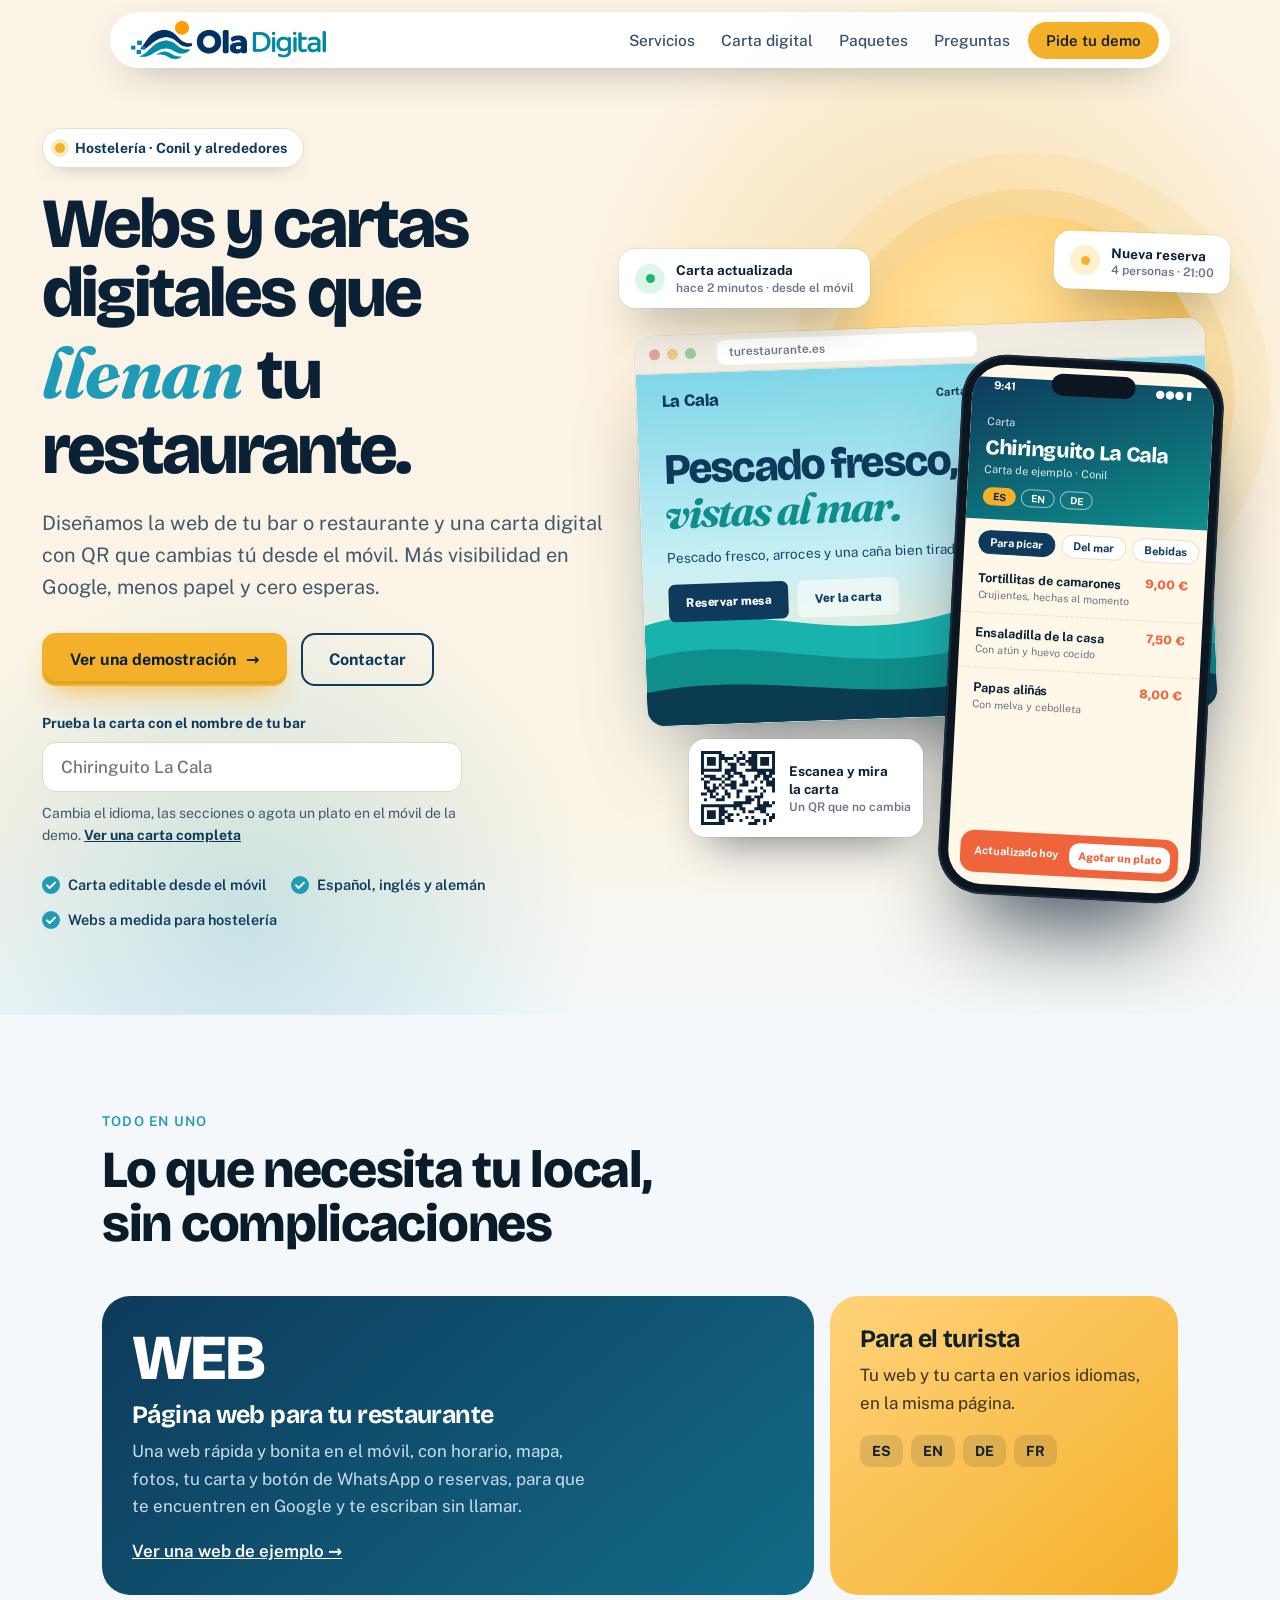
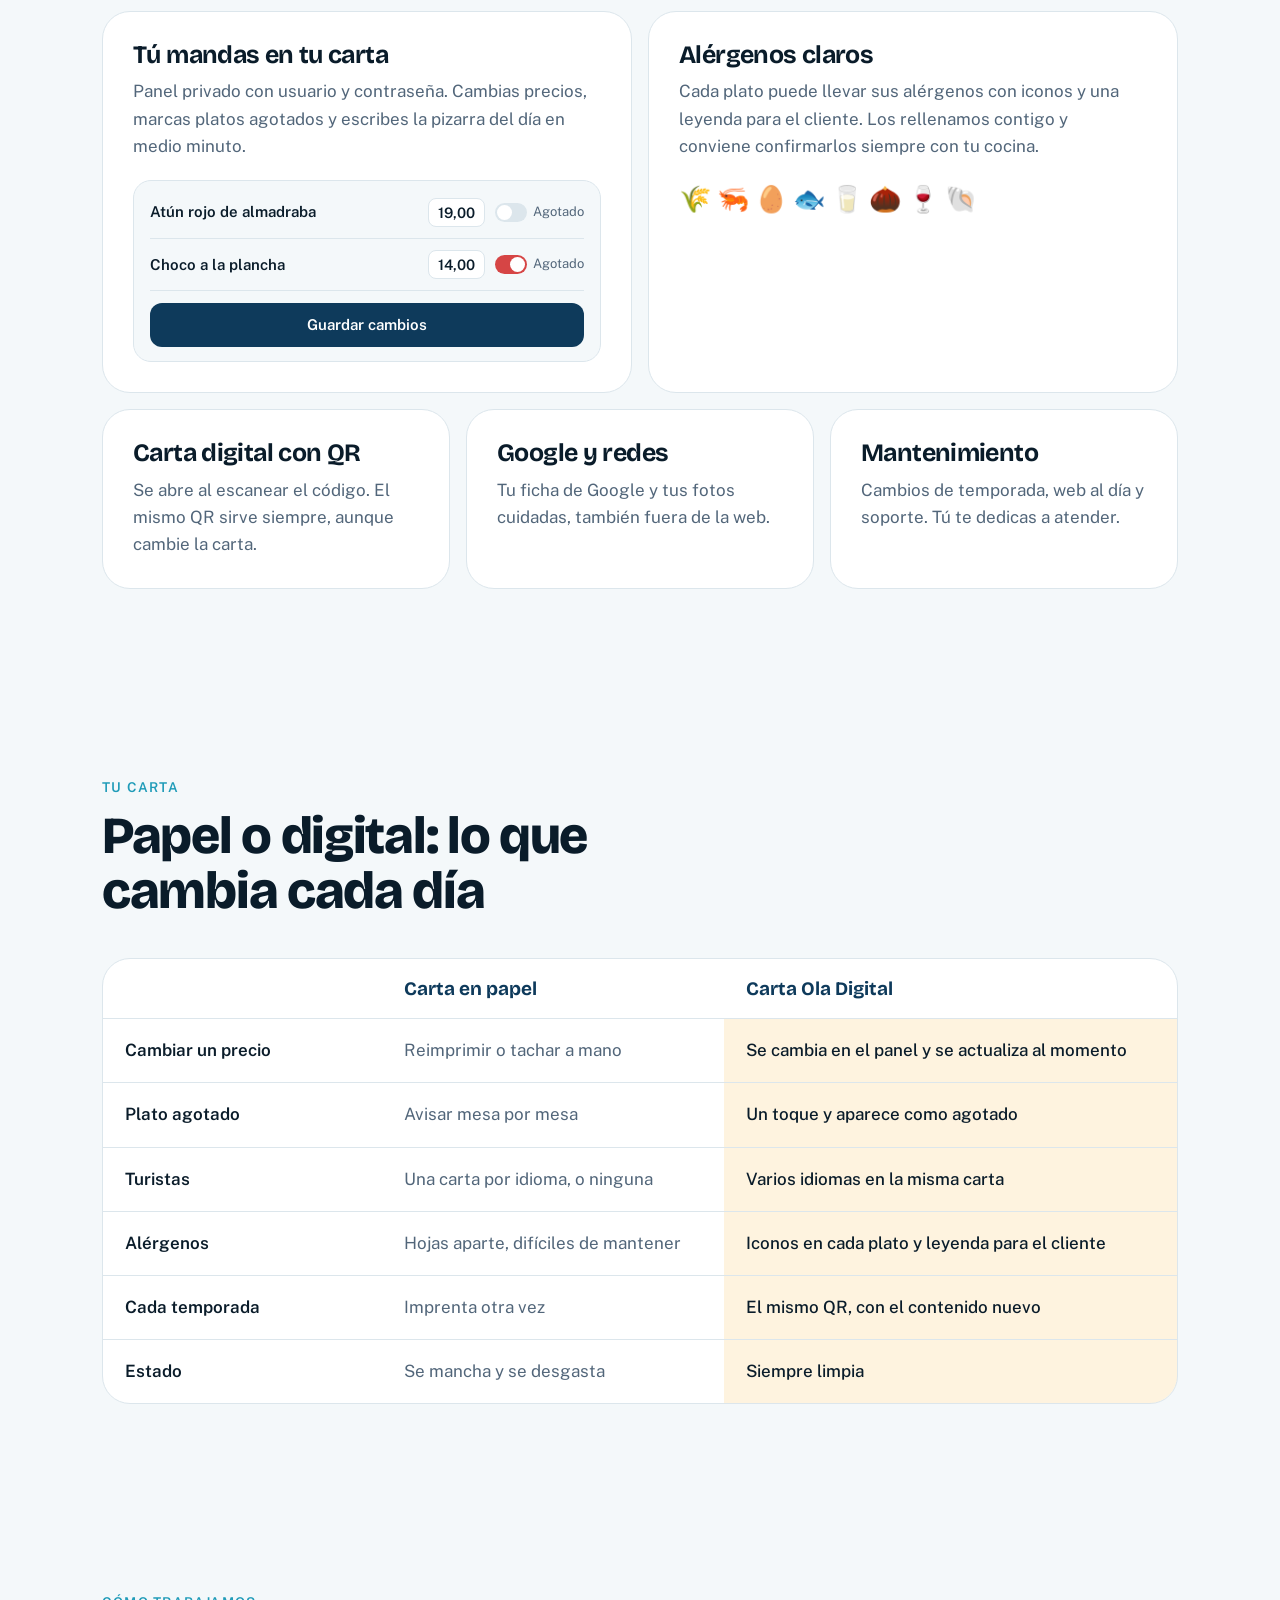
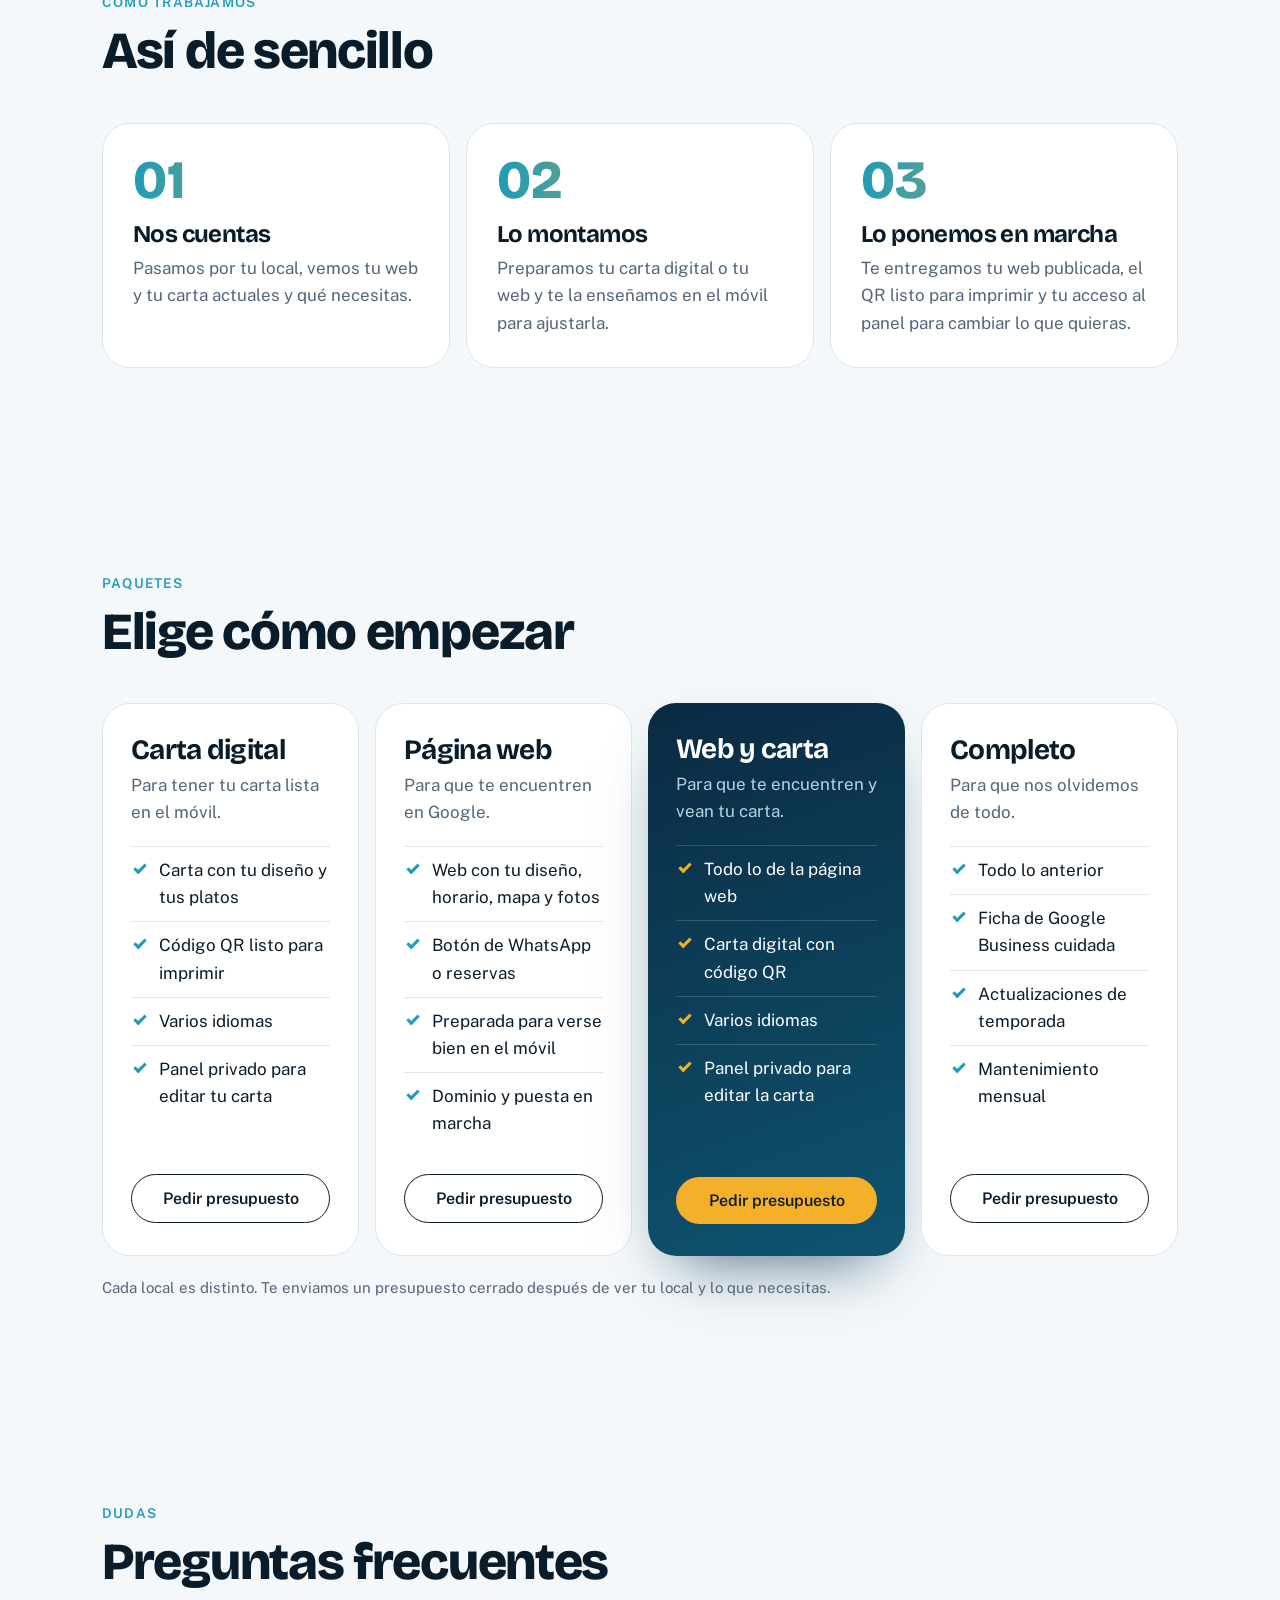
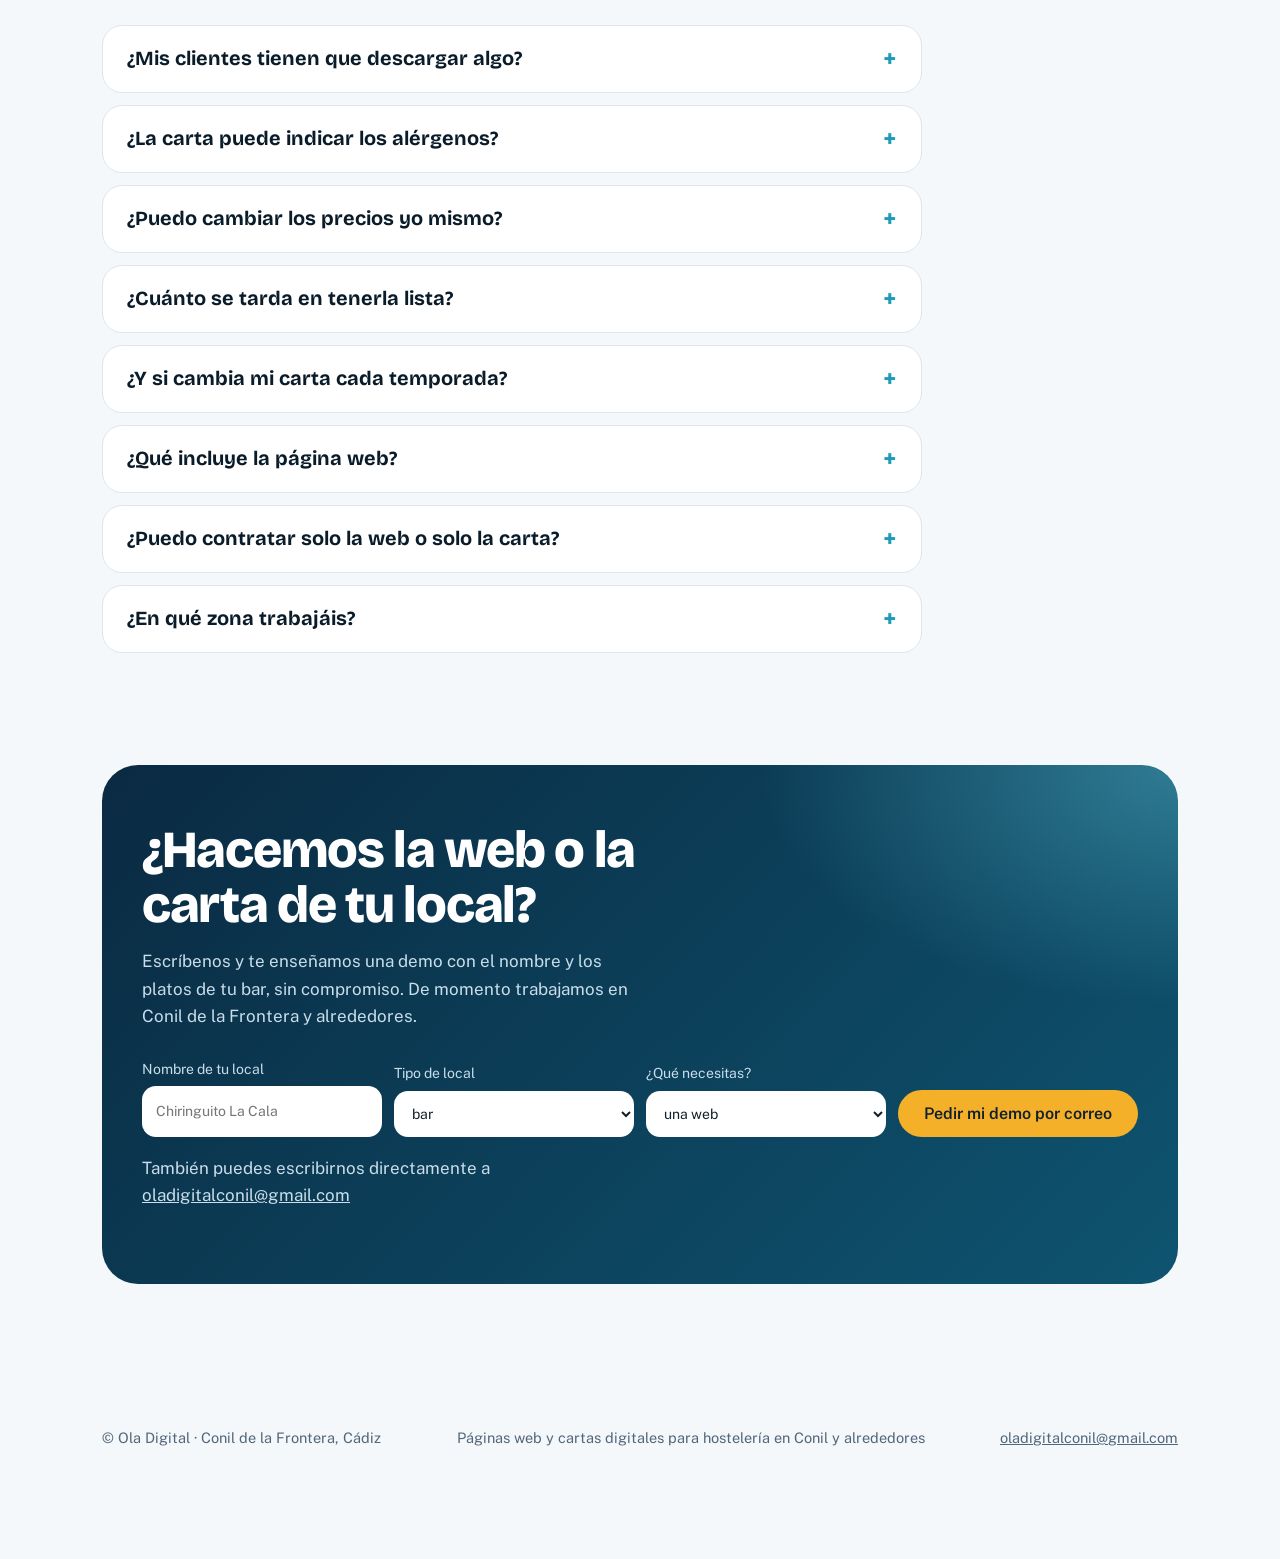
<file: index.html>
<!DOCTYPE html>
<html lang="es">
<head>
<meta charset="utf-8">
<meta name="viewport" content="width=device-width, initial-scale=1, viewport-fit=cover">
<title>Cartas digitales y webs para restaurantes en Conil | Ola Digital</title>
<meta name="description" content="Webs y cartas digitales con QR para bares y restaurantes de Conil y alrededores. Cambia precios y platos desde el móvil. Pide tu demo.">
<meta name="theme-color" content="#061826">
<link rel="canonical" href="https://oladigitalconil.github.io/">
<meta property="og:type" content="website"><meta property="og:locale" content="es_ES"><meta property="og:site_name" content="Ola Digital"><meta property="og:url" content="https://oladigitalconil.github.io/">
<meta property="og:title" content="Cartas digitales y webs para restaurantes en Conil | Ola Digital"><meta property="og:description" content="Webs y cartas digitales con QR para bares y restaurantes de Conil y alrededores. Cambia precios y platos desde el móvil.">
<meta property="og:image" content="https://oladigitalconil.github.io/og-image.png"><meta property="og:image:width" content="1200"><meta property="og:image:height" content="630">
<meta name="twitter:card" content="summary_large_image"><meta name="twitter:title" content="Cartas digitales y webs para restaurantes en Conil | Ola Digital"><meta name="twitter:image" content="https://oladigitalconil.github.io/og-image.png">
<script type="application/ld+json">{"@context":"https://schema.org","@type":"ProfessionalService","name":"Ola Digital","url":"https://oladigitalconil.github.io/","logo":"https://oladigitalconil.github.io/logo.png","image":"https://oladigitalconil.github.io/og-image.png","email":"oladigitalconil@gmail.com","description":"Páginas web y cartas digitales con QR para bares y restaurantes de Conil de la Frontera y alrededores","address":{"@type":"PostalAddress","addressLocality":"Conil de la Frontera","addressRegion":"Cádiz","addressCountry":"ES"},"areaServed":{"@type":"City","name":"Conil de la Frontera"},"serviceType":["Páginas web para restaurantes","Cartas digitales con código QR"]}</script>
<link rel="icon" type="image/png" href="favicon%20.png">
<link rel="preconnect" href="https://fonts.googleapis.com">
<link rel="preconnect" href="https://fonts.gstatic.com" crossorigin>
<link href="https://fonts.googleapis.com/css2?family=Bricolage+Grotesque:wght@500;700;800&family=Fraunces:ital,wght@1,700&family=Public+Sans:wght@400;500;600&display=swap" rel="stylesheet">
<link rel="stylesheet" href="style.css">
<script async src="https://pagead2.googlesyndication.com/pagead/js/adsbygoogle.js?client=ca-pub-3285746516656415"
     crossorigin="anonymous"></script>
</head>
<body>
<header class="nav"><div class="pill">
  <a href="#" aria-label="Ola Digital, inicio"><img src="logo.png" alt="Ola Digital" width="640" height="125"></a>
  <nav aria-label="Principal"><a href="#servicios">Servicios</a><a href="#comparativa">Carta digital</a><a href="#paquetes">Paquetes</a><a href="#preguntas">Preguntas</a></nav>
  <a class="btn sun sm" href="#contacto">Pide tu demo</a>
</div></header>

<main>
<div class="hx-hero"><div class="w hx-grid">
  <div class="hx-copy">
    <span class="hx-pill"><i></i>Hostelería · Conil y alrededores</span>
    <h1>Webs y cartas digitales que <em>llenan</em> tu restaurante.</h1>
    <p class="hx-sub">Diseñamos la web de tu bar o restaurante y una carta digital con QR que cambias tú desde el móvil. Más visibilidad en Google, menos papel y cero esperas.</p>
    <div class="hx-acts"><a class="hx-btn pri" href="https://oladigitalconil.github.io/ejemplo/">Ver una demostración <span aria-hidden="true">→</span></a><a class="hx-btn out" href="#contacto">Contactar</a></div>
    <div class="hx-try"><label for="nom">Prueba la carta con el nombre de tu bar</label><input id="nom" type="text" maxlength="30" placeholder="Chiringuito La Cala" autocomplete="off"></div>
    <p class="hx-hint">Cambia el idioma, las secciones o agota un plato en el móvil de la demo. <a href="https://oladigitalconil.github.io/ejemplo/carta.html" rel="noopener">Ver una carta completa</a></p>
    <ul class="hx-trust"><li>Carta editable desde el móvil</li><li>Español, inglés y alemán</li><li>Webs a medida para hostelería</li></ul>
  </div>
  <div class="hx-visual">
    <div class="hx-sunr" aria-hidden="true"></div>
    <div class="hx-laptop" aria-hidden="true"><div class="hx-chrome"><i></i><i></i><i></i><span>turestaurante.es</span></div><div class="hx-vp"><div class="hx-site" id="hxsite"><div class="hx-ssun"></div><svg class="hx-waves" viewBox="0 0 1000 220" preserveAspectRatio="none" aria-hidden="true"><path d="M0 70C160 30 320 110 520 70s330-60 480 0V220H0z" fill="#19B3AE"/><path d="M0 120C180 80 360 160 560 120s300-50 440 6V220H0z" fill="#0E8F8C"/><path d="M0 170C200 140 380 200 600 168s260-30 400 4V220H0z" fill="#0B3B4F"/></svg>
      <div class="hx-sn"><b>La Cala</b><span><i>Carta</i><i>Horario</i><i>Reservas</i></span><u>Reservar</u></div>
      <h2>Pescado fresco, <em>vistas al mar.</em></h2><p>Pescado fresco, arroces y una caña bien tirada.</p><div class="hx-bt"><i>Reservar mesa</i><i>Ver la carta</i></div></div></div></div>
    <div class="hx-phone" aria-label="Demo de carta digital"><div class="hx-screen">
      <div class="hx-st" aria-hidden="true"><span>9:41</span><span>●●● ▮</span></div>
      <div class="hx-head"><small>Carta</small><b id="barname">Chiringuito La Cala</b><small id="sub">Carta de ejemplo · Conil</small>
        <div class="lang" role="group" aria-label="Idioma"><button data-l="es" aria-pressed="true">ES</button><button data-l="en" aria-pressed="false">EN</button><button data-l="de" aria-pressed="false">DE</button></div></div>
      <div class="hx-tabs" role="tablist" id="tabs"></div><ul class="hx-items" id="items"></ul>
      <div class="hx-upd"><span id="updtxt">Actualizado hoy</span><button id="agot">Agotar un plato</button></div>
    </div></div>
    <div class="hx-chip c1" aria-hidden="true"><span class="hx-dot"></span><div>Carta actualizada<small>hace 2 minutos · desde el móvil</small></div></div>
    <div class="hx-chip c2" aria-hidden="true"><div class="hx-qr"><svg viewBox="0 0 25 25" aria-hidden="true"><path fill="#0B2236" d="M0 0h7v1h-7zM13 0h1v1h-1zM16 0h9v1h-9zM0 1h1v1h-1zM6 1h2v1h-2zM11 1h1v1h-1zM14 1h1v1h-1zM17 1h2v1h-2zM24 1h1v1h-1zM0 2h1v1h-1zM2 2h3v1h-3zM6 2h5v1h-5zM12 2h3v1h-3zM16 2h3v1h-3zM20 2h3v1h-3zM24 2h1v1h-1zM0 3h1v1h-1zM2 3h3v1h-3zM6 3h1v1h-1zM8 3h1v1h-1zM12 3h1v1h-1zM15 3h4v1h-4zM20 3h3v1h-3zM24 3h1v1h-1zM0 4h1v1h-1zM2 4h3v1h-3zM6 4h1v1h-1zM9 4h3v1h-3zM13 4h2v1h-2zM16 4h3v1h-3zM20 4h3v1h-3zM24 4h1v1h-1zM0 5h1v1h-1zM6 5h1v1h-1zM10 5h2v1h-2zM17 5h2v1h-2zM24 5h1v1h-1zM0 6h7v1h-7zM8 6h4v1h-4zM15 6h10v1h-10zM0 7h1v1h-1zM8 7h2v1h-2zM11 7h3v1h-3zM19 7h3v1h-3zM23 7h2v1h-2zM1 8h4v1h-4zM7 8h1v1h-1zM9 8h2v1h-2zM13 8h2v1h-2zM18 8h2v1h-2zM21 8h3v1h-3zM0 9h1v1h-1zM3 9h4v1h-4zM8 9h2v1h-2zM14 9h1v1h-1zM18 9h1v1h-1zM21 9h2v1h-2zM24 9h1v1h-1zM1 10h2v1h-2zM7 10h1v1h-1zM10 10h2v1h-2zM14 10h2v1h-2zM17 10h1v1h-1zM20 10h1v1h-1zM22 10h3v1h-3zM1 11h1v1h-1zM4 11h1v1h-1zM6 11h1v1h-1zM8 11h4v1h-4zM13 11h3v1h-3zM22 11h3v1h-3zM1 12h2v1h-2zM4 12h2v1h-2zM7 12h1v1h-1zM10 12h2v1h-2zM18 12h1v1h-1zM20 12h1v1h-1zM24 12h1v1h-1zM2 13h3v1h-3zM8 13h1v1h-1zM12 13h2v1h-2zM16 13h3v1h-3zM21 13h1v1h-1zM24 13h1v1h-1zM0 14h2v1h-2zM3 14h1v1h-1zM5 14h1v1h-1zM8 14h2v1h-2zM12 14h1v1h-1zM20 14h1v1h-1zM3 15h2v1h-2zM7 15h1v1h-1zM9 15h1v1h-1zM12 15h1v1h-1zM15 15h2v1h-2zM18 15h3v1h-3zM1 16h1v1h-1zM5 16h3v1h-3zM15 16h3v1h-3zM19 16h1v1h-1zM11 17h6v1h-6zM19 17h1v1h-1zM21 17h2v1h-2zM24 17h1v1h-1zM0 18h14v1h-14zM19 18h5v1h-5zM0 19h1v1h-1zM6 19h2v1h-2zM11 19h1v1h-1zM13 19h2v1h-2zM18 19h4v1h-4zM0 20h1v1h-1zM2 20h3v1h-3zM6 20h3v1h-3zM14 20h1v1h-1zM16 20h2v1h-2zM20 20h2v1h-2zM0 21h1v1h-1zM2 21h3v1h-3zM6 21h2v1h-2zM9 21h2v1h-2zM12 21h1v1h-1zM22 21h1v1h-1zM24 21h1v1h-1zM0 22h1v1h-1zM2 22h3v1h-3zM6 22h1v1h-1zM8 22h2v1h-2zM15 22h1v1h-1zM17 22h1v1h-1zM23 22h2v1h-2zM0 23h1v1h-1zM6 23h2v1h-2zM9 23h2v1h-2zM13 23h1v1h-1zM18 23h2v1h-2zM21 23h1v1h-1zM23 23h1v1h-1zM0 24h8v1h-8zM16 24h3v1h-3zM21 24h1v1h-1z"/></svg></div><div>Escanea y mira<br>la carta<small>Un QR que no cambia</small></div></div>
    <div class="hx-chip c3" aria-hidden="true"><span class="hx-dot sunb"></span><div>Nueva reserva<small>4 personas · 21:00</small></div></div>
  </div>
</div></div>

<section id="servicios"><div class="w">
  <span class="kick">Todo en uno</span><h2>Lo que necesita tu local, sin complicaciones</h2>
  <div class="bento">
    <div class="tile dark s4"><span class="big">WEB</span><h3>Página web para tu restaurante</h3><p>Una web rápida y bonita en el móvil, con horario, mapa, fotos, tu carta y botón de WhatsApp o reservas, para que te encuentren en Google y te escriban sin llamar.</p><p style="margin-top:18px"><a href="https://oladigitalconil.github.io/ejemplo/" style="color:#fff;font-weight:600">Ver una web de ejemplo →</a></p></div>
    <div class="tile sunny s2"><h3>Para el turista</h3><p>Tu web y tu carta en varios idiomas, en la misma página.</p><div class="lg"><span>ES</span><span>EN</span><span>DE</span><span>FR</span></div></div>
    <div class="tile s3"><h3>Tú mandas en tu carta</h3><p>Panel privado con usuario y contraseña. Cambias precios, marcas platos agotados y escribes la pizarra del día en medio minuto.</p>
      <div class="mock" aria-hidden="true"><div class="mrow"><span class="mn">Atún rojo de almadraba</span><span class="mp">19,00</span><span class="msw"><i></i>Agotado</span></div><div class="mrow"><span class="mn">Choco a la plancha</span><span class="mp">14,00</span><span class="msw on"><i></i>Agotado</span></div><div class="mbtn">Guardar cambios</div></div></div>
    <div class="tile s3"><h3>Alérgenos claros</h3><p>Cada plato puede llevar sus alérgenos con iconos y una leyenda para el cliente. Los rellenamos contigo y conviene confirmarlos siempre con tu cocina.</p><div class="ic" aria-hidden="true">🌾 🦐 🥚 🐟 🥛 🌰 🍷 🐚</div></div>
    <div class="tile s2"><h3>Carta digital con QR</h3><p>Se abre al escanear el código. El mismo QR sirve siempre, aunque cambie la carta.</p></div>
    <div class="tile s2"><h3>Google y redes</h3><p>Tu ficha de Google y tus fotos cuidadas, también fuera de la web.</p></div>
    <div class="tile s2"><h3>Mantenimiento</h3><p>Cambios de temporada, web al día y soporte. Tú te dedicas a atender.</p></div>
  </div>
</div></section>

<section id="comparativa"><div class="w">
  <span class="kick">Tu carta</span><h2>Papel o digital: lo que cambia cada día</h2>
  <div class="tw"><table class="cmp">
    <thead><tr><th></th><th>Carta en papel</th><th>Carta Ola Digital</th></tr></thead>
    <tbody>
      <tr><td>Cambiar un precio</td><td>Reimprimir o tachar a mano</td><td>Se cambia en el panel y se actualiza al momento</td></tr>
      <tr><td>Plato agotado</td><td>Avisar mesa por mesa</td><td>Un toque y aparece como agotado</td></tr>
      <tr><td>Turistas</td><td>Una carta por idioma, o ninguna</td><td>Varios idiomas en la misma carta</td></tr>
      <tr><td>Alérgenos</td><td>Hojas aparte, difíciles de mantener</td><td>Iconos en cada plato y leyenda para el cliente</td></tr>
      <tr><td>Cada temporada</td><td>Imprenta otra vez</td><td>El mismo QR, con el contenido nuevo</td></tr>
      <tr><td>Estado</td><td>Se mancha y se desgasta</td><td>Siempre limpia</td></tr>
    </tbody></table></div>
</div></section>

<section><div class="w">
  <span class="kick">Cómo trabajamos</span><h2>Así de sencillo</h2>
  <ol class="steps">
    <li><h3>Nos cuentas</h3><p>Pasamos por tu local, vemos tu web y tu carta actuales y qué necesitas.</p></li>
    <li><h3>Lo montamos</h3><p>Preparamos tu carta digital o tu web y te la enseñamos en el móvil para ajustarla.</p></li>
    <li><h3>Lo ponemos en marcha</h3><p>Te entregamos tu web publicada, el QR listo para imprimir y tu acceso al panel para cambiar lo que quieras.</p></li>
  </ol>
</div></section>

<section id="paquetes"><div class="w">
  <span class="kick">Paquetes</span><h2>Elige cómo empezar</h2>
  <div class="pk">
    <article><h3>Carta digital</h3><p class="for">Para tener tu carta lista en el móvil.</p><ul><li>Carta con tu diseño y tus platos</li><li>Código QR listo para imprimir</li><li>Varios idiomas</li><li>Panel privado para editar tu carta</li></ul><a class="btn ghost" href="#contacto">Pedir presupuesto</a></article>
    <article><h3>Página web</h3><p class="for">Para que te encuentren en Google.</p><ul><li>Web con tu diseño, horario, mapa y fotos</li><li>Botón de WhatsApp o reservas</li><li>Preparada para verse bien en el móvil</li><li>Dominio y puesta en marcha</li></ul><a class="btn ghost" href="#contacto">Pedir presupuesto</a></article>
    <article class="top"><h3>Web y carta</h3><p class="for">Para que te encuentren y vean tu carta.</p><ul><li>Todo lo de la página web</li><li>Carta digital con código QR</li><li>Varios idiomas</li><li>Panel privado para editar la carta</li></ul><a class="btn sun" href="#contacto">Pedir presupuesto</a></article>
    <article><h3>Completo</h3><p class="for">Para que nos olvidemos de todo.</p><ul><li>Todo lo anterior</li><li>Ficha de Google Business cuidada</li><li>Actualizaciones de temporada</li><li>Mantenimiento mensual</li></ul><a class="btn ghost" href="#contacto">Pedir presupuesto</a></article>
  </div>
  <p class="note">Cada local es distinto. Te enviamos un presupuesto cerrado después de ver tu local y lo que necesitas.</p>
</div></section>

<section id="preguntas"><div class="w">
  <span class="kick">Dudas</span><h2>Preguntas frecuentes</h2>
  <div class="faq">
    <details><summary>¿Mis clientes tienen que descargar algo?</summary><p>No. Tu web y tu carta se abren en el navegador. Para la carta, basta con escanear el QR con la cámara del móvil, sin aplicaciones.</p></details>
    <details><summary>¿La carta puede indicar los alérgenos?</summary><p>Sí. Cada plato puede llevar sus alérgenos con iconos y una leyenda para el cliente. Los rellenamos contigo y conviene confirmarlos siempre con tu cocina.</p></details>
    <details><summary>¿Puedo cambiar los precios yo mismo?</summary><p>Sí. Tienes un panel privado con tu usuario y contraseña, desde el móvil o el ordenador. Si prefieres no ocuparte, lo hacemos nosotros con el plan de mantenimiento.</p></details>
    <details><summary>¿Cuánto se tarda en tenerla lista?</summary><p>Normalmente en pocos días, según el tamaño de tu carta y si necesitas también la web.</p></details>
    <details><summary>¿Y si cambia mi carta cada temporada?</summary><p>El QR no cambia. Solo actualizamos el contenido, así que no tienes que volver a imprimir nada.</p></details>
    <details><summary>¿Qué incluye la página web?</summary><p>Horario, mapa, fotos, tu carta y un botón de WhatsApp o reservas, con dominio y puesta en marcha. Se ve bien en el móvil, que es desde donde te buscan tus clientes.</p></details>
    <details><summary>¿Puedo contratar solo la web o solo la carta?</summary><p>Sí. Puedes empezar por la web, por la carta digital o por las dos juntas, y añadir lo otro más adelante.</p></details>
    <details><summary>¿En qué zona trabajáis?</summary><p>De momento trabajamos en Conil de la Frontera y alrededores. Si tu local está algo más lejos, escríbenos y lo comentamos.</p></details>
  </div>
</div></section>

<section id="contacto" style="padding-top:20px"><div class="w"><div class="cta">
  <h2>¿Hacemos la web o la carta de tu local?</h2>
  <p style="margin-top:16px">Escríbenos y te enseñamos una demo con el nombre y los platos de tu bar, sin compromiso. De momento trabajamos en Conil de la Frontera y alrededores.</p>
  <form class="pide" id="pide">
    <label>Nombre de tu local<input id="pn" required maxlength="40" placeholder="Chiringuito La Cala" autocomplete="organization"></label>
    <label>Tipo de local<select id="pt"><option>bar</option><option>restaurante</option><option>chiringuito</option><option>otro tipo de local</option></select></label>
    <label>¿Qué necesitas?<select id="pq"><option>una web</option><option>una carta digital</option><option>una web y una carta digital</option></select></label>
    <button class="btn sun" type="submit">Pedir mi demo por correo</button>
  </form>
  <p style="margin-top:18px">También puedes escribirnos directamente a <a href="mailto:oladigitalconil@gmail.com" style="color:inherit;text-decoration:underline">oladigitalconil@gmail.com</a></p>
</div></div></section>
</main>
<footer><div class="w"><span>© Ola Digital · Conil de la Frontera, Cádiz</span><span>Páginas web y cartas digitales para hostelería en Conil y alrededores</span><span><a href="mailto:oladigitalconil@gmail.com" style="color:inherit">oladigitalconil@gmail.com</a></span></div></footer>
<script src="app.js" defer></script>
</body>
</html>
</file>
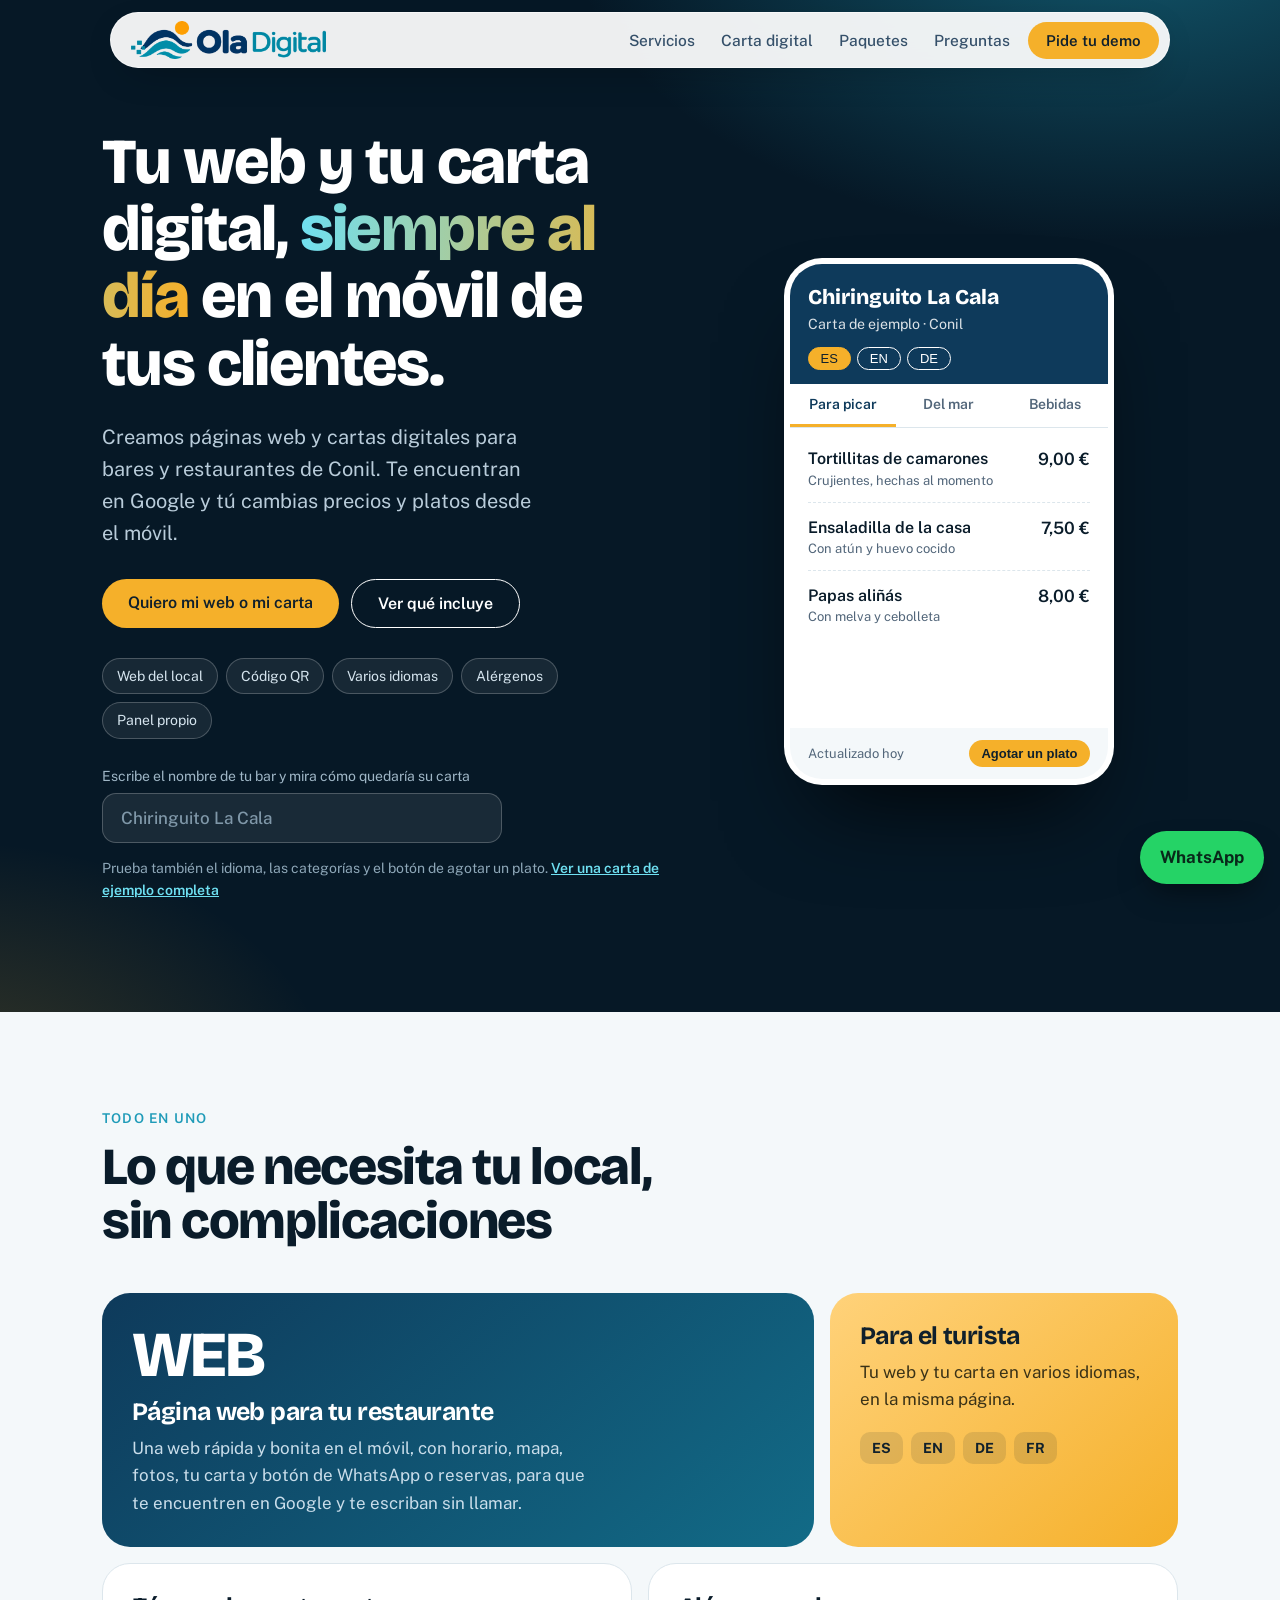
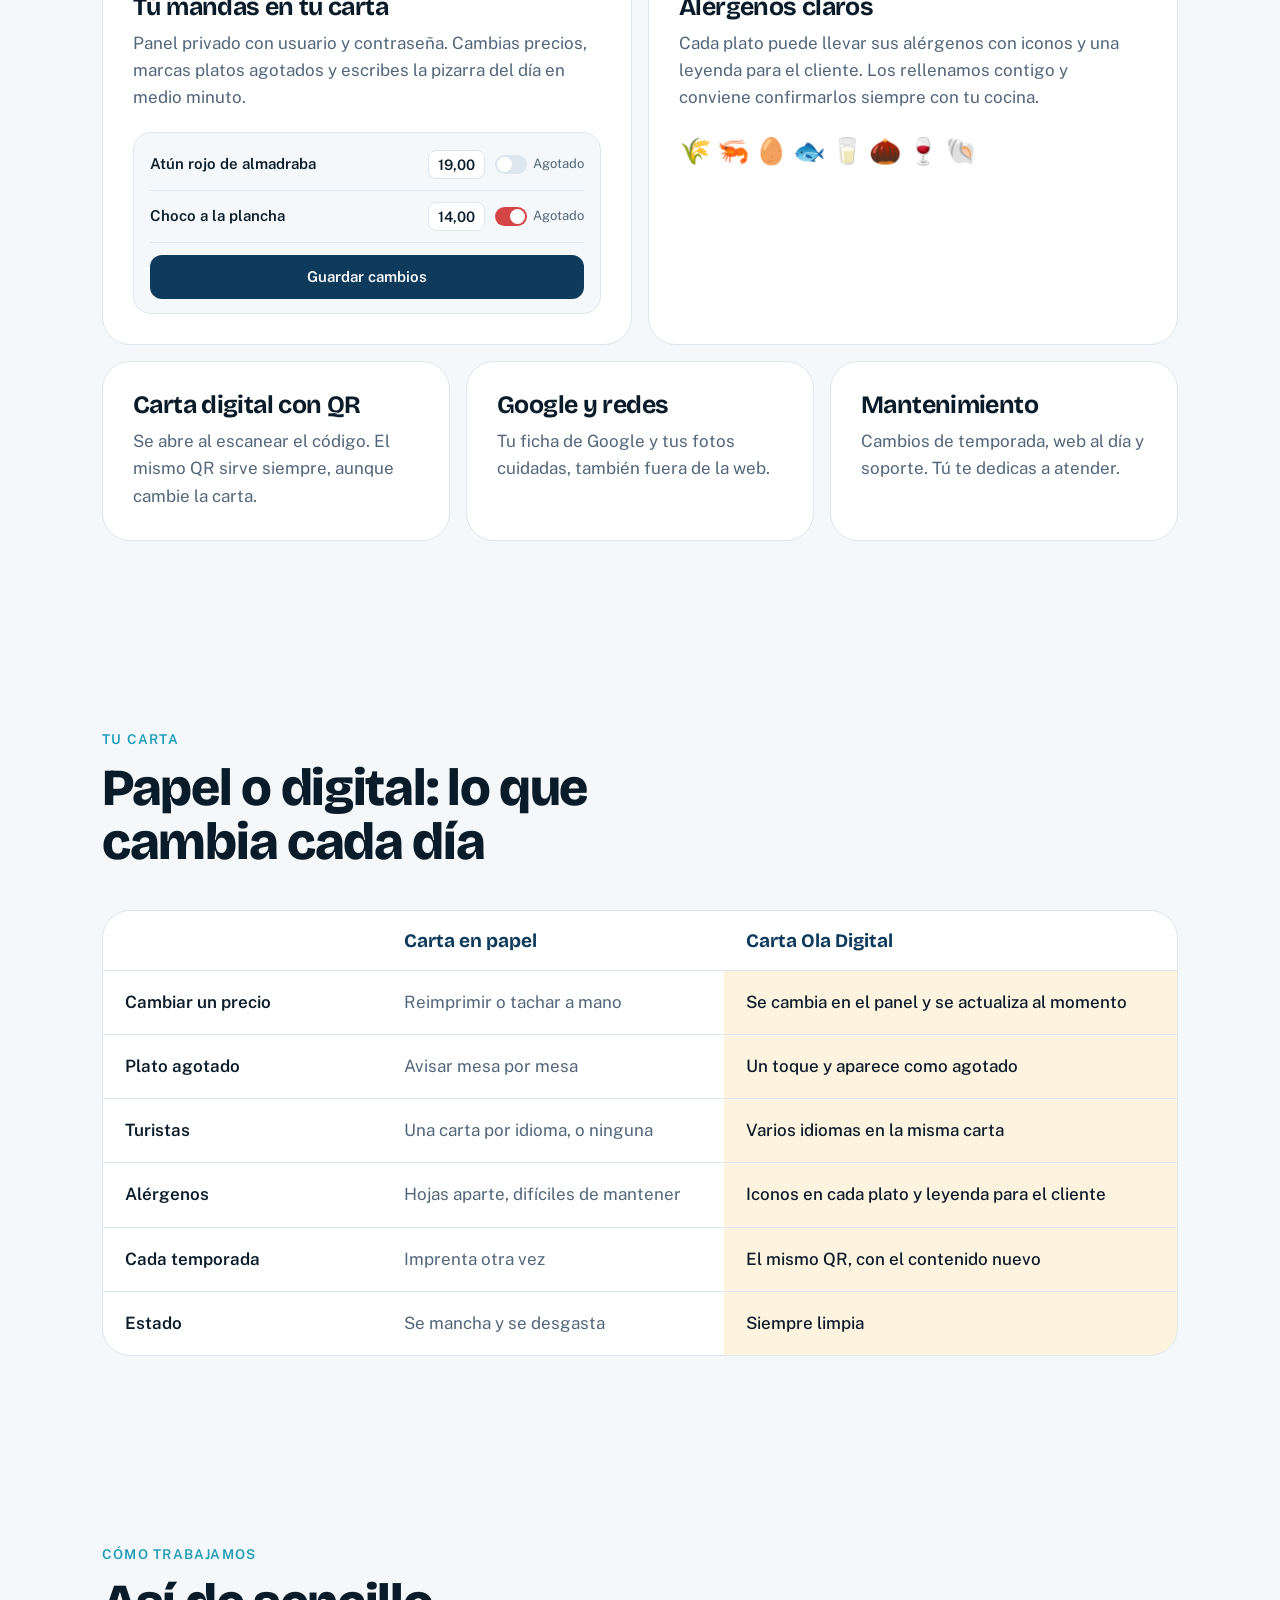
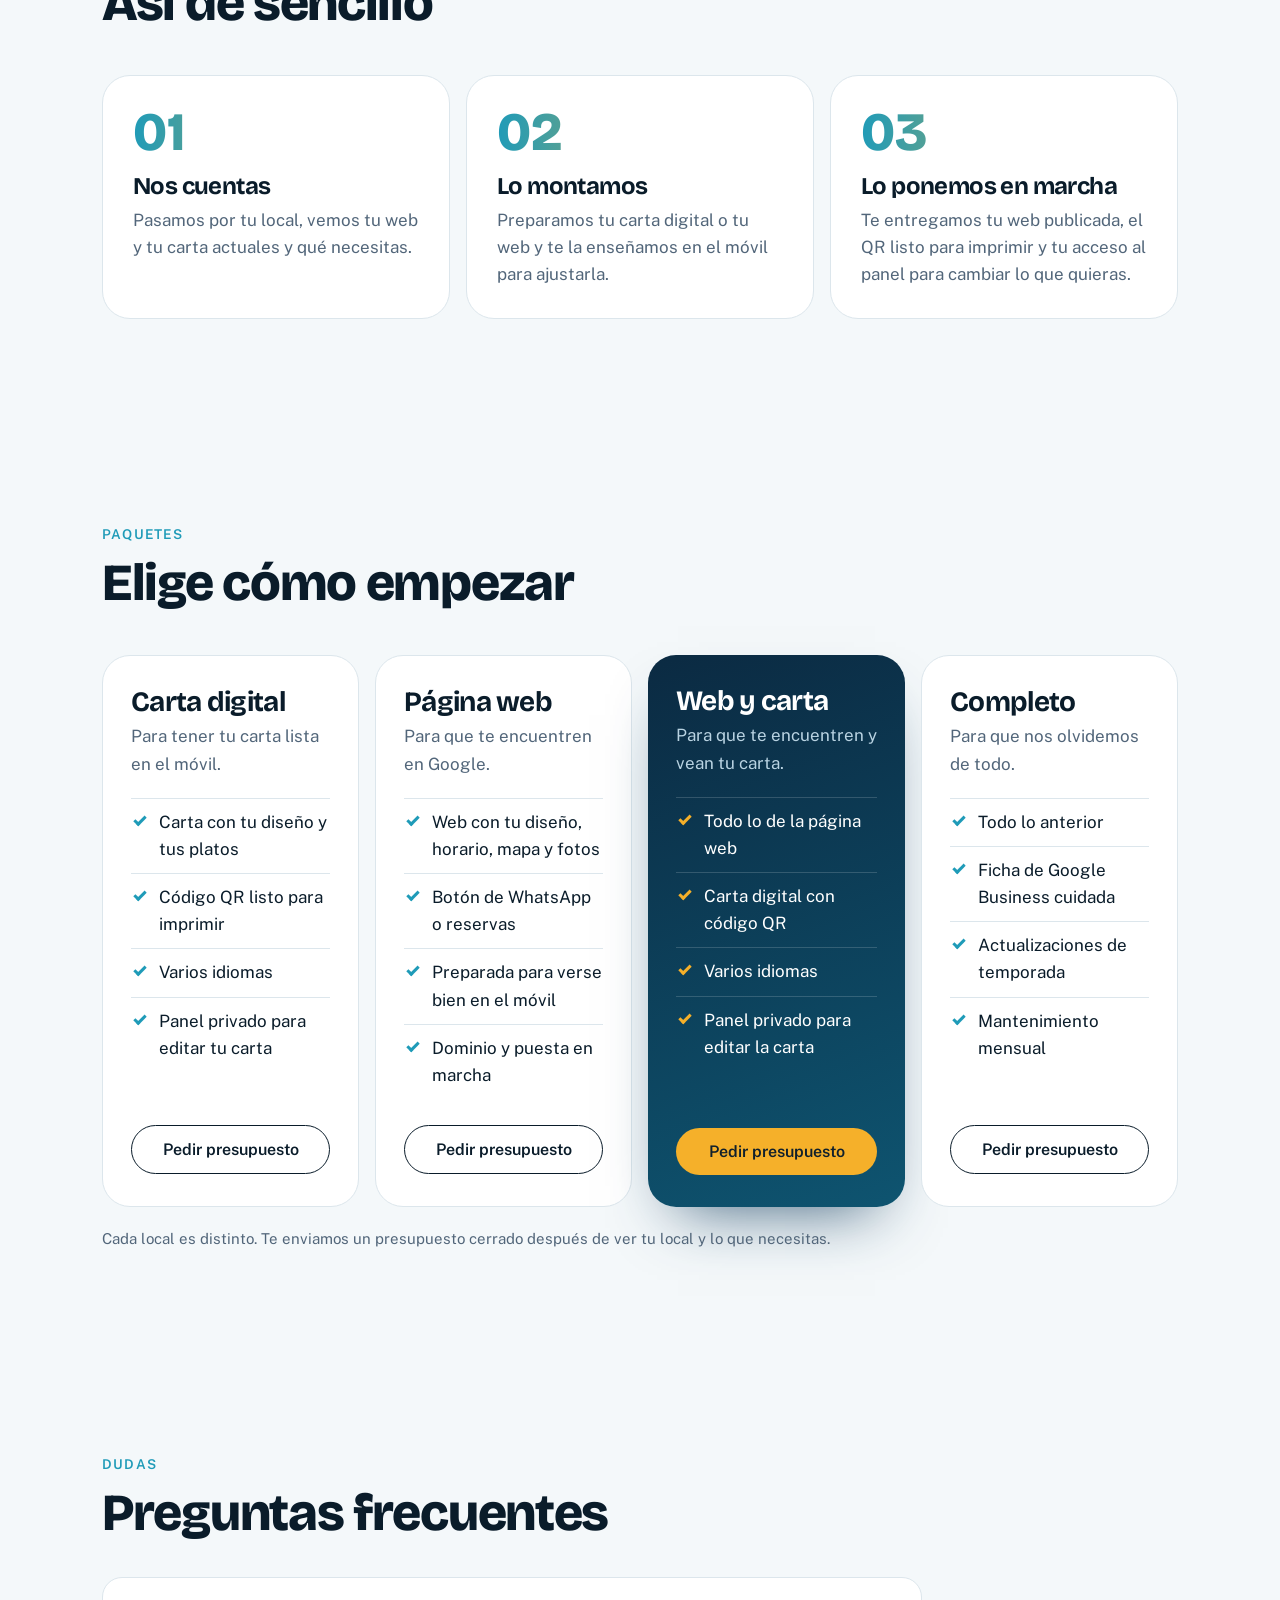
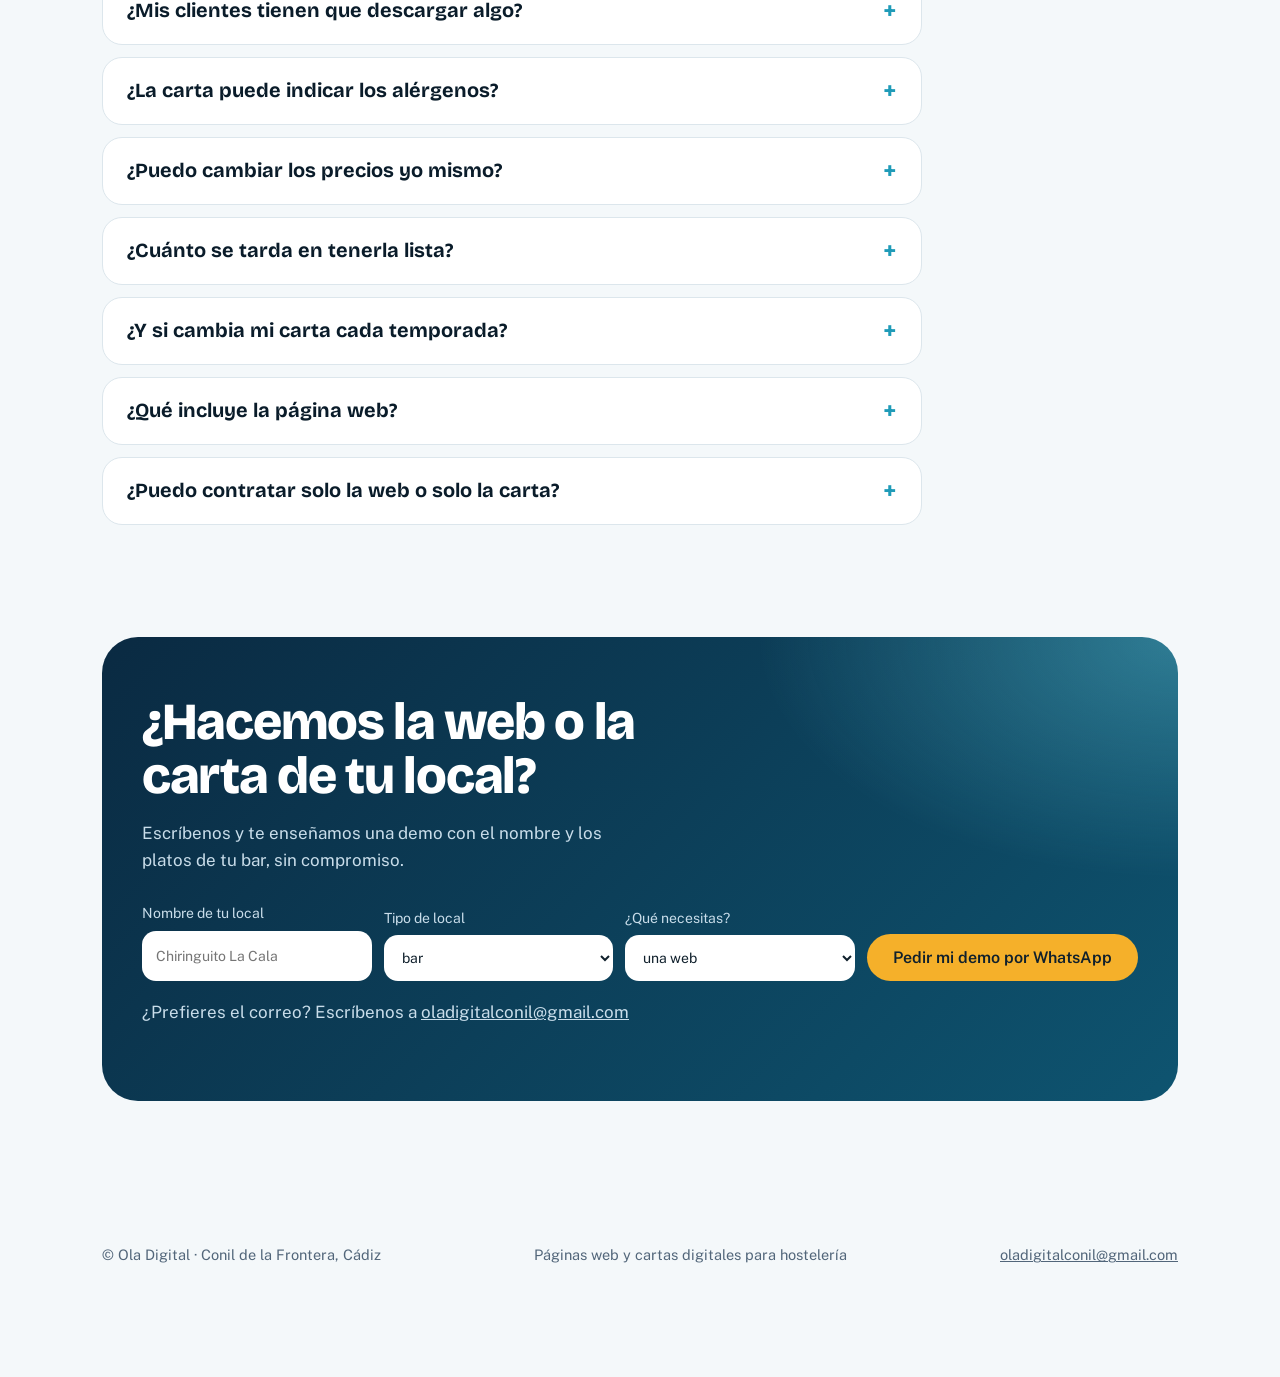
<file: index (4).html>
<!DOCTYPE html>
<html lang="es">
<head>
<meta charset="utf-8">
<meta name="viewport" content="width=device-width, initial-scale=1, viewport-fit=cover">
<title>Ola Digital · Páginas web y cartas digitales para restaurantes de Conil</title>
<meta name="description" content="Ola Digital crea páginas web y cartas digitales con QR para bares y restaurantes de Conil de la Frontera. Te encuentran en Google y tú cambias precios y platos desde el móvil.">
<meta name="theme-color" content="#061826">
<script type="application/ld+json">{"@context":"https://schema.org","@type":"ProfessionalService","name":"Ola Digital","email":"oladigitalconil@gmail.com","description":"Páginas web y cartas digitales con QR para bares y restaurantes","areaServed":{"@type":"City","name":"Conil de la Frontera"}}</script>
<link rel="icon" type="image/png" href="favicon%20.png">
<link rel="preconnect" href="https://fonts.googleapis.com">
<link rel="preconnect" href="https://fonts.gstatic.com" crossorigin>
<link href="https://fonts.googleapis.com/css2?family=Bricolage+Grotesque:wght@500;700;800&family=Public+Sans:wght@400;500;600&display=swap" rel="stylesheet">
<link rel="stylesheet" href="style.css">
</head>
<body>
<header class="nav"><div class="pill">
  <a href="#" aria-label="Ola Digital, inicio"><img src="logo.png" alt="Ola Digital" width="640" height="125"></a>
  <nav aria-label="Principal"><a href="#servicios">Servicios</a><a href="#comparativa">Carta digital</a><a href="#paquetes">Paquetes</a><a href="#preguntas">Preguntas</a></nav>
  <a class="btn sun sm" href="#contacto">Pide tu demo</a>
</div></header>

<main>
<div class="hero"><div class="w">
  <div>
    <h1>Tu web y tu carta digital, <span class="gt">siempre al día</span> en el móvil de tus clientes.</h1>
    <p class="lead">Creamos páginas web y cartas digitales para bares y restaurantes de Conil. Te encuentran en Google y tú cambias precios y platos desde el móvil.</p>
    <div class="acts"><a class="btn sun" href="#contacto">Quiero mi web o mi carta</a><a class="btn ghost" href="#servicios">Ver qué incluye</a></div>
    <div class="chips"><span>Web del local</span><span>Código QR</span><span>Varios idiomas</span><span>Alérgenos</span><span>Panel propio</span></div>
    <div class="try"><label for="nom">Escribe el nombre de tu bar y mira cómo quedaría su carta</label><input id="nom" type="text" maxlength="30" placeholder="Chiringuito La Cala" autocomplete="off"></div>
    <p class="hint">Prueba también el idioma, las categorías y el botón de agotar un plato. <a href="https://conilvacaciones.github.io/Agenciamarketing/?bar=demo" rel="noopener">Ver una carta de ejemplo completa</a></p>
  </div>
  <div class="phone" aria-label="Demo de carta digital">
    <div class="ph-head"><b id="barname">Chiringuito La Cala</b><small id="sub">Carta de ejemplo · Conil</small>
      <div class="lang" role="group" aria-label="Idioma"><button data-l="es" aria-pressed="true">ES</button><button data-l="en" aria-pressed="false">EN</button><button data-l="de" aria-pressed="false">DE</button></div></div>
    <div class="tabs" role="tablist" id="tabs"></div><ul class="items" id="items"></ul>
    <div class="upd"><span id="updtxt">Actualizado hoy</span><button id="agot">Agotar un plato</button></div>
  </div>
</div></div>

<section id="servicios"><div class="w">
  <span class="kick">Todo en uno</span><h2>Lo que necesita tu local, sin complicaciones</h2>
  <div class="bento">
    <div class="tile dark s4"><span class="big">WEB</span><h3>Página web para tu restaurante</h3><p>Una web rápida y bonita en el móvil, con horario, mapa, fotos, tu carta y botón de WhatsApp o reservas, para que te encuentren en Google y te escriban sin llamar.</p></div>
    <div class="tile sunny s2"><h3>Para el turista</h3><p>Tu web y tu carta en varios idiomas, en la misma página.</p><div class="lg"><span>ES</span><span>EN</span><span>DE</span><span>FR</span></div></div>
    <div class="tile s3"><h3>Tú mandas en tu carta</h3><p>Panel privado con usuario y contraseña. Cambias precios, marcas platos agotados y escribes la pizarra del día en medio minuto.</p>
      <div class="mock" aria-hidden="true"><div class="mrow"><span class="mn">Atún rojo de almadraba</span><span class="mp">19,00</span><span class="msw"><i></i>Agotado</span></div><div class="mrow"><span class="mn">Choco a la plancha</span><span class="mp">14,00</span><span class="msw on"><i></i>Agotado</span></div><div class="mbtn">Guardar cambios</div></div></div>
    <div class="tile s3"><h3>Alérgenos claros</h3><p>Cada plato puede llevar sus alérgenos con iconos y una leyenda para el cliente. Los rellenamos contigo y conviene confirmarlos siempre con tu cocina.</p><div class="ic" aria-hidden="true">🌾 🦐 🥚 🐟 🥛 🌰 🍷 🐚</div></div>
    <div class="tile s2"><h3>Carta digital con QR</h3><p>Se abre al escanear el código. El mismo QR sirve siempre, aunque cambie la carta.</p></div>
    <div class="tile s2"><h3>Google y redes</h3><p>Tu ficha de Google y tus fotos cuidadas, también fuera de la web.</p></div>
    <div class="tile s2"><h3>Mantenimiento</h3><p>Cambios de temporada, web al día y soporte. Tú te dedicas a atender.</p></div>
  </div>
</div></section>

<section id="comparativa"><div class="w">
  <span class="kick">Tu carta</span><h2>Papel o digital: lo que cambia cada día</h2>
  <div class="tw"><table class="cmp">
    <thead><tr><th></th><th>Carta en papel</th><th>Carta Ola Digital</th></tr></thead>
    <tbody>
      <tr><td>Cambiar un precio</td><td>Reimprimir o tachar a mano</td><td>Se cambia en el panel y se actualiza al momento</td></tr>
      <tr><td>Plato agotado</td><td>Avisar mesa por mesa</td><td>Un toque y aparece como agotado</td></tr>
      <tr><td>Turistas</td><td>Una carta por idioma, o ninguna</td><td>Varios idiomas en la misma carta</td></tr>
      <tr><td>Alérgenos</td><td>Hojas aparte, difíciles de mantener</td><td>Iconos en cada plato y leyenda para el cliente</td></tr>
      <tr><td>Cada temporada</td><td>Imprenta otra vez</td><td>El mismo QR, con el contenido nuevo</td></tr>
      <tr><td>Estado</td><td>Se mancha y se desgasta</td><td>Siempre limpia</td></tr>
    </tbody></table></div>
</div></section>

<section><div class="w">
  <span class="kick">Cómo trabajamos</span><h2>Así de sencillo</h2>
  <ol class="steps">
    <li><h3>Nos cuentas</h3><p>Pasamos por tu local, vemos tu web y tu carta actuales y qué necesitas.</p></li>
    <li><h3>Lo montamos</h3><p>Preparamos tu carta digital o tu web y te la enseñamos en el móvil para ajustarla.</p></li>
    <li><h3>Lo ponemos en marcha</h3><p>Te entregamos tu web publicada, el QR listo para imprimir y tu acceso al panel para cambiar lo que quieras.</p></li>
  </ol>
</div></section>

<section id="paquetes"><div class="w">
  <span class="kick">Paquetes</span><h2>Elige cómo empezar</h2>
  <div class="pk">
    <article><h3>Carta digital</h3><p class="for">Para tener tu carta lista en el móvil.</p><ul><li>Carta con tu diseño y tus platos</li><li>Código QR listo para imprimir</li><li>Varios idiomas</li><li>Panel privado para editar tu carta</li></ul><a class="btn ghost" href="#contacto">Pedir presupuesto</a></article>
    <article><h3>Página web</h3><p class="for">Para que te encuentren en Google.</p><ul><li>Web con tu diseño, horario, mapa y fotos</li><li>Botón de WhatsApp o reservas</li><li>Preparada para verse bien en el móvil</li><li>Dominio y puesta en marcha</li></ul><a class="btn ghost" href="#contacto">Pedir presupuesto</a></article>
    <article class="top"><h3>Web y carta</h3><p class="for">Para que te encuentren y vean tu carta.</p><ul><li>Todo lo de la página web</li><li>Carta digital con código QR</li><li>Varios idiomas</li><li>Panel privado para editar la carta</li></ul><a class="btn sun" href="#contacto">Pedir presupuesto</a></article>
    <article><h3>Completo</h3><p class="for">Para que nos olvidemos de todo.</p><ul><li>Todo lo anterior</li><li>Ficha de Google Business cuidada</li><li>Actualizaciones de temporada</li><li>Mantenimiento mensual</li></ul><a class="btn ghost" href="#contacto">Pedir presupuesto</a></article>
  </div>
  <p class="note">Cada local es distinto. Te enviamos un presupuesto cerrado después de ver tu local y lo que necesitas.</p>
</div></section>

<section id="preguntas"><div class="w">
  <span class="kick">Dudas</span><h2>Preguntas frecuentes</h2>
  <div class="faq">
    <details><summary>¿Mis clientes tienen que descargar algo?</summary><p>No. Tu web y tu carta se abren en el navegador. Para la carta, basta con escanear el QR con la cámara del móvil, sin aplicaciones.</p></details>
    <details><summary>¿La carta puede indicar los alérgenos?</summary><p>Sí. Cada plato puede llevar sus alérgenos con iconos y una leyenda para el cliente. Los rellenamos contigo y conviene confirmarlos siempre con tu cocina.</p></details>
    <details><summary>¿Puedo cambiar los precios yo mismo?</summary><p>Sí. Tienes un panel privado con tu usuario y contraseña, desde el móvil o el ordenador. Si prefieres no ocuparte, lo hacemos nosotros con el plan de mantenimiento.</p></details>
    <details><summary>¿Cuánto se tarda en tenerla lista?</summary><p>Normalmente en pocos días, según el tamaño de tu carta y si necesitas también la web.</p></details>
    <details><summary>¿Y si cambia mi carta cada temporada?</summary><p>El QR no cambia. Solo actualizamos el contenido, así que no tienes que volver a imprimir nada.</p></details>
    <details><summary>¿Qué incluye la página web?</summary><p>Horario, mapa, fotos, tu carta y un botón de WhatsApp o reservas, con dominio y puesta en marcha. Se ve bien en el móvil, que es desde donde te buscan tus clientes.</p></details>
    <details><summary>¿Puedo contratar solo la web o solo la carta?</summary><p>Sí. Puedes empezar por la web, por la carta digital o por las dos juntas, y añadir lo otro más adelante.</p></details>
  </div>
</div></section>

<section id="contacto" style="padding-top:20px"><div class="w"><div class="cta">
  <h2>¿Hacemos la web o la carta de tu local?</h2>
  <p style="margin-top:16px">Escríbenos y te enseñamos una demo con el nombre y los platos de tu bar, sin compromiso.</p>
  <form class="pide" id="pide">
    <label>Nombre de tu local<input id="pn" required maxlength="40" placeholder="Chiringuito La Cala" autocomplete="organization"></label>
    <label>Tipo de local<select id="pt"><option>bar</option><option>restaurante</option><option>chiringuito</option><option>otro tipo de local</option></select></label>
    <label>¿Qué necesitas?<select id="pq"><option>una web</option><option>una carta digital</option><option>una web y una carta digital</option></select></label>
    <button class="btn sun" type="submit">Pedir mi demo por WhatsApp</button>
  </form>
  <p style="margin-top:18px">¿Prefieres el correo? Escríbenos a <a href="mailto:oladigitalconil@gmail.com" style="color:inherit;text-decoration:underline">oladigitalconil@gmail.com</a></p>
</div></div></section>
</main>
<footer><div class="w"><span>© Ola Digital · Conil de la Frontera, Cádiz</span><span>Páginas web y cartas digitales para hostelería</span><span><a href="mailto:oladigitalconil@gmail.com" style="color:inherit">oladigitalconil@gmail.com</a></span></div></footer>
<a class="wa" href="https://wa.me/34600000000?text=Hola%2C%20quiero%20informaci%C3%B3n%20sobre%20la%20carta%20digital" rel="noopener" aria-label="Escribir por WhatsApp">WhatsApp</a>
<script src="app.js" defer></script>
</body>
</html>
</file>
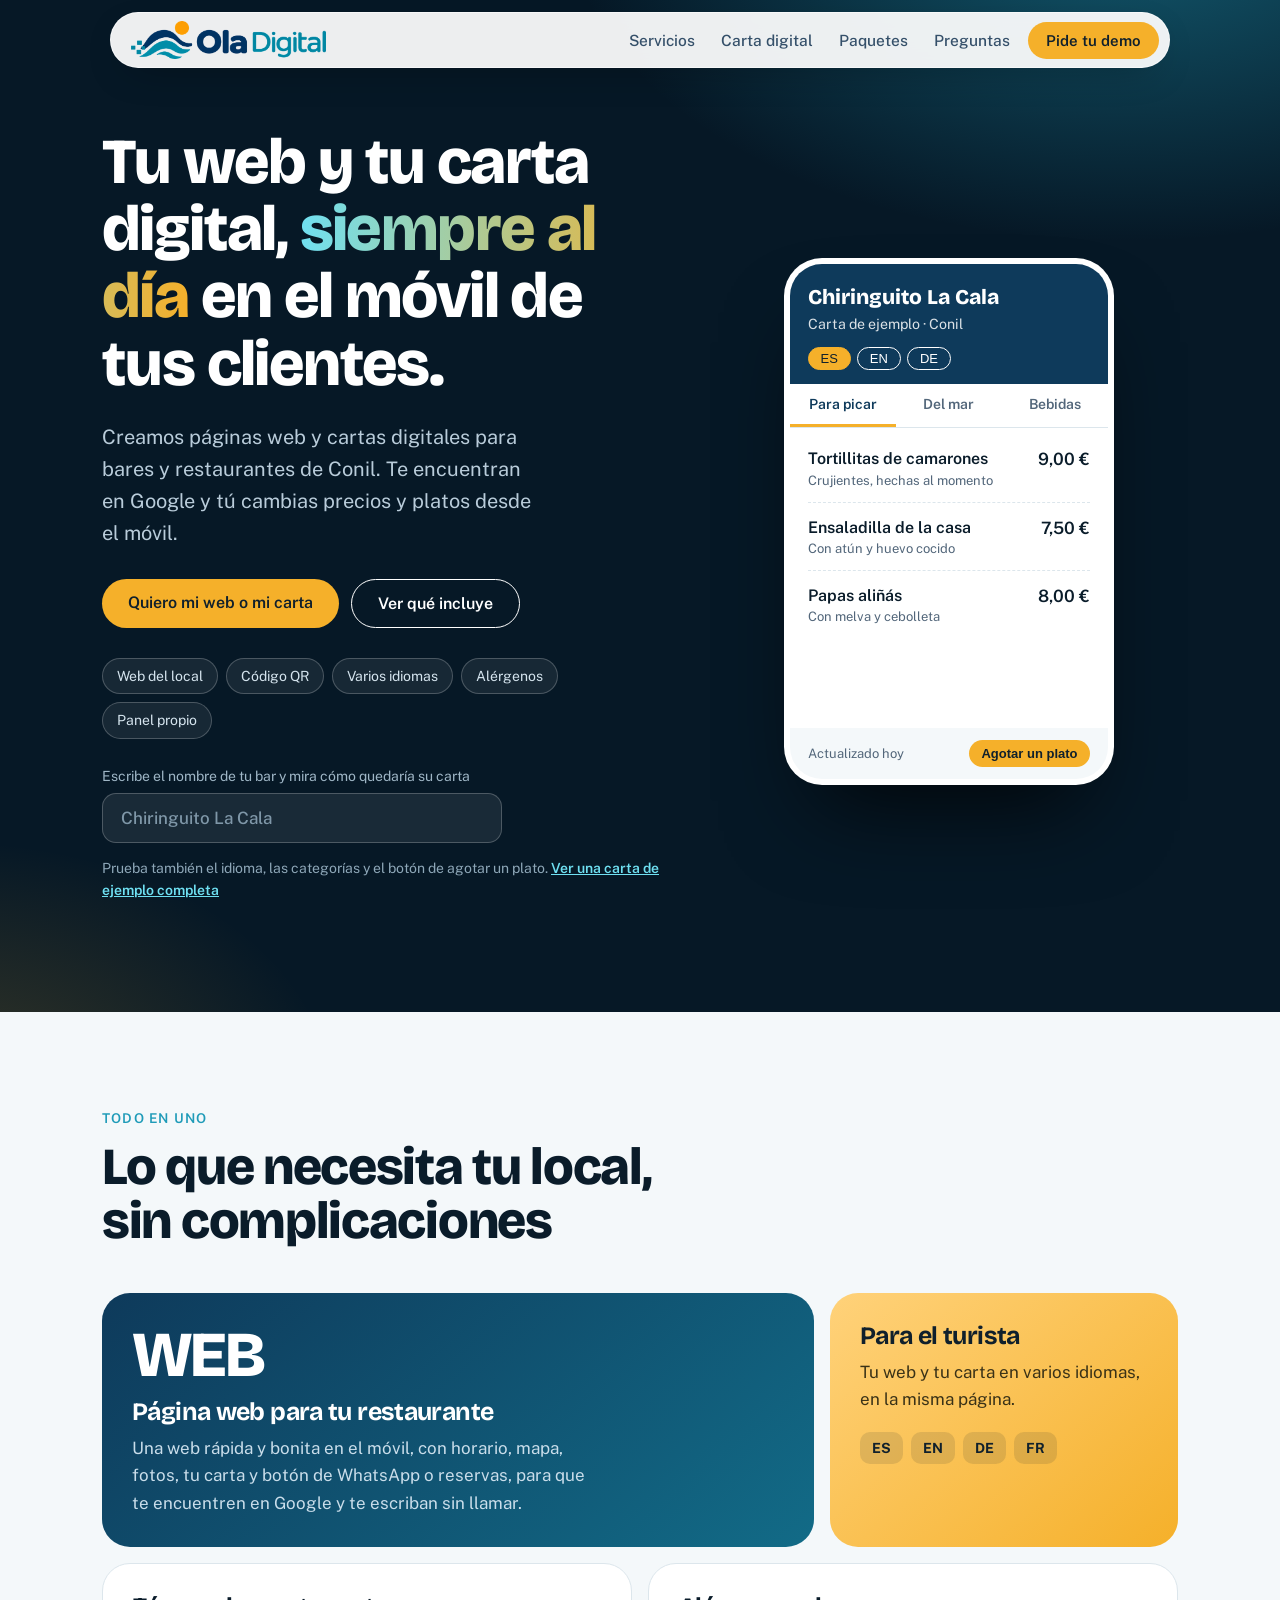
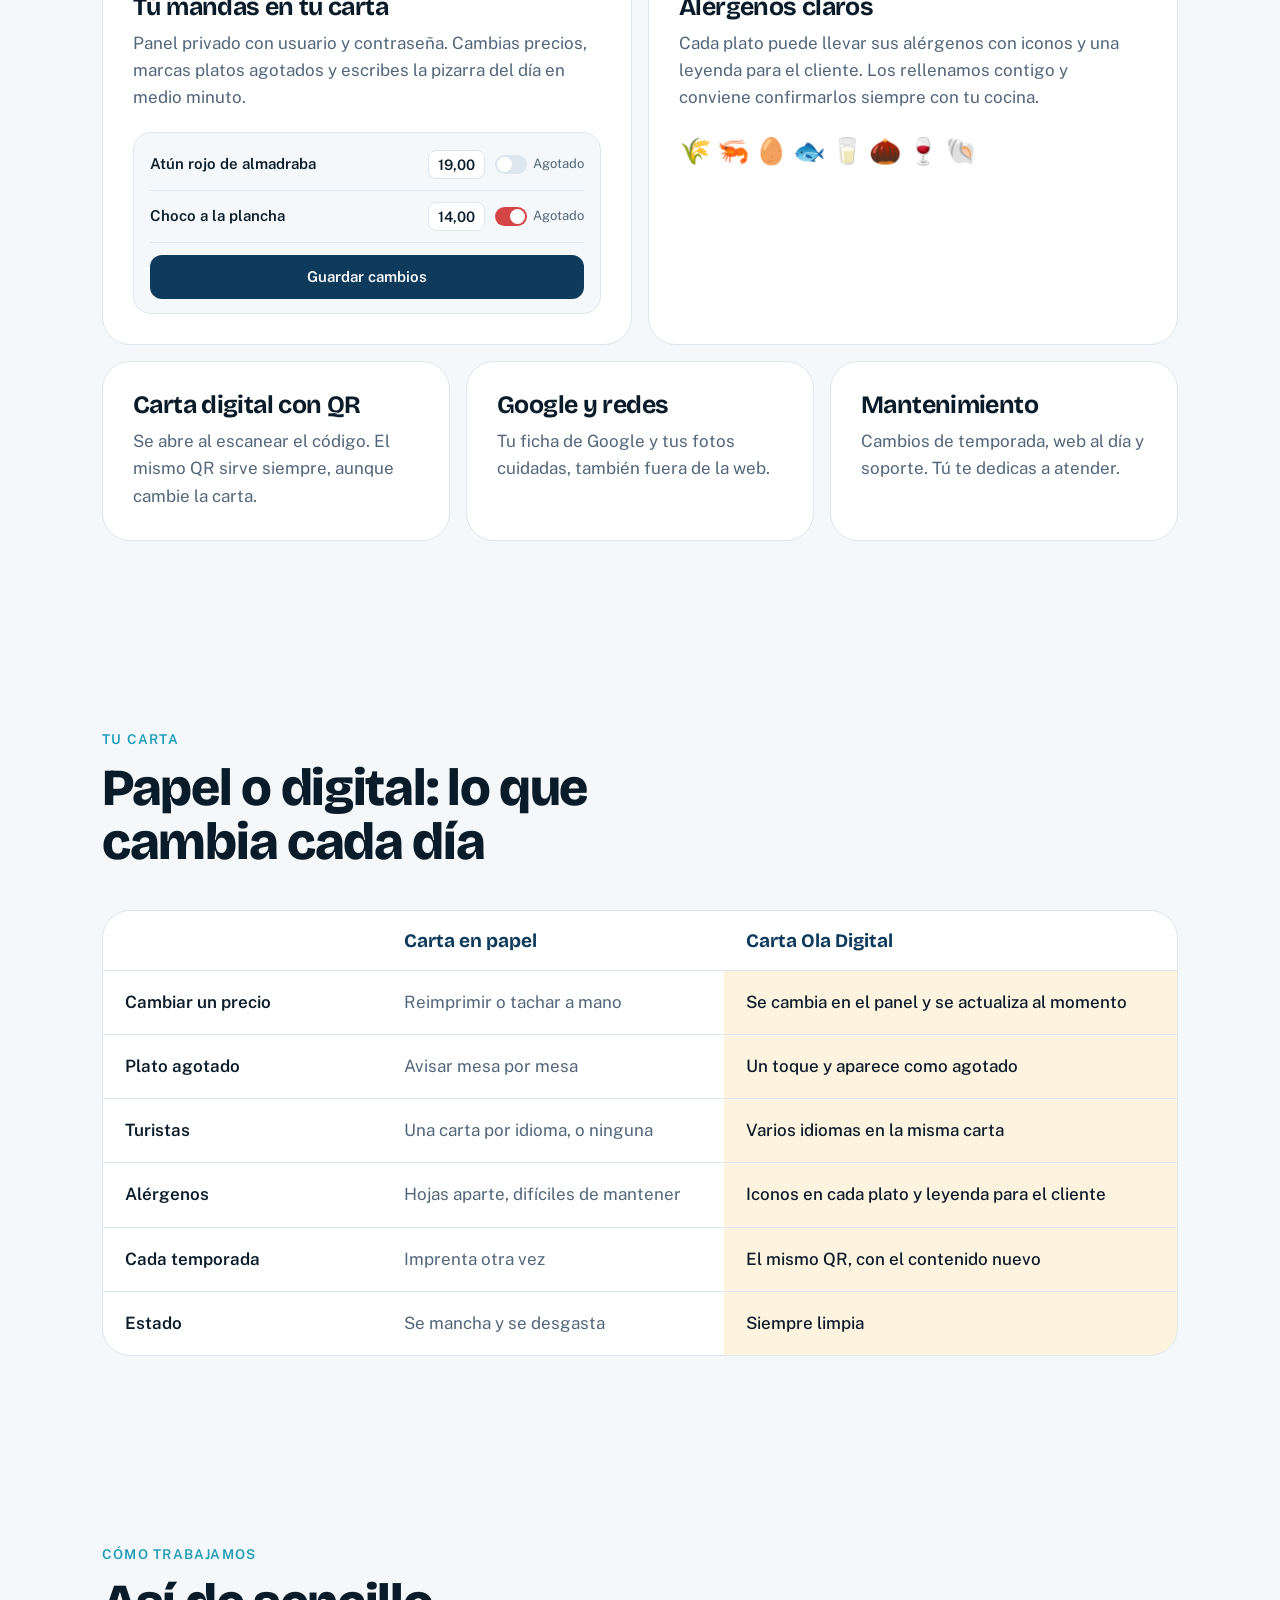
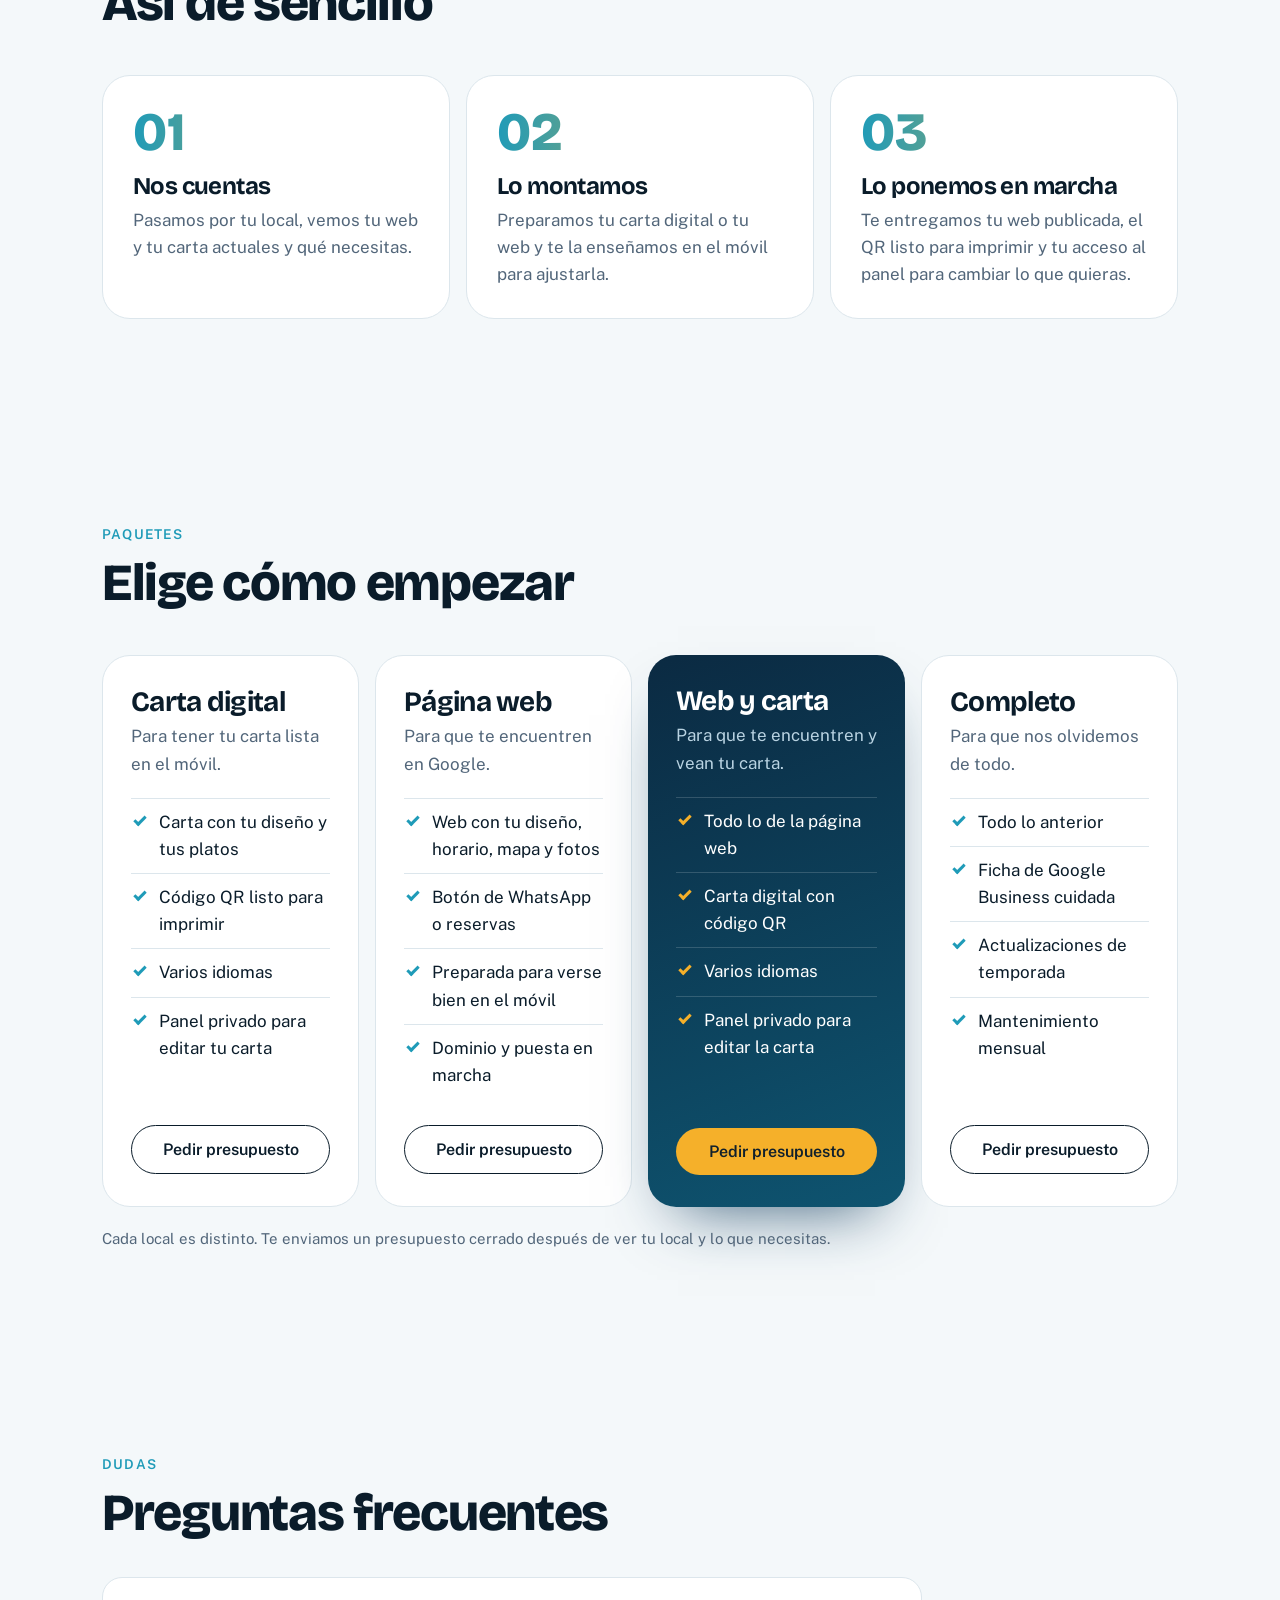
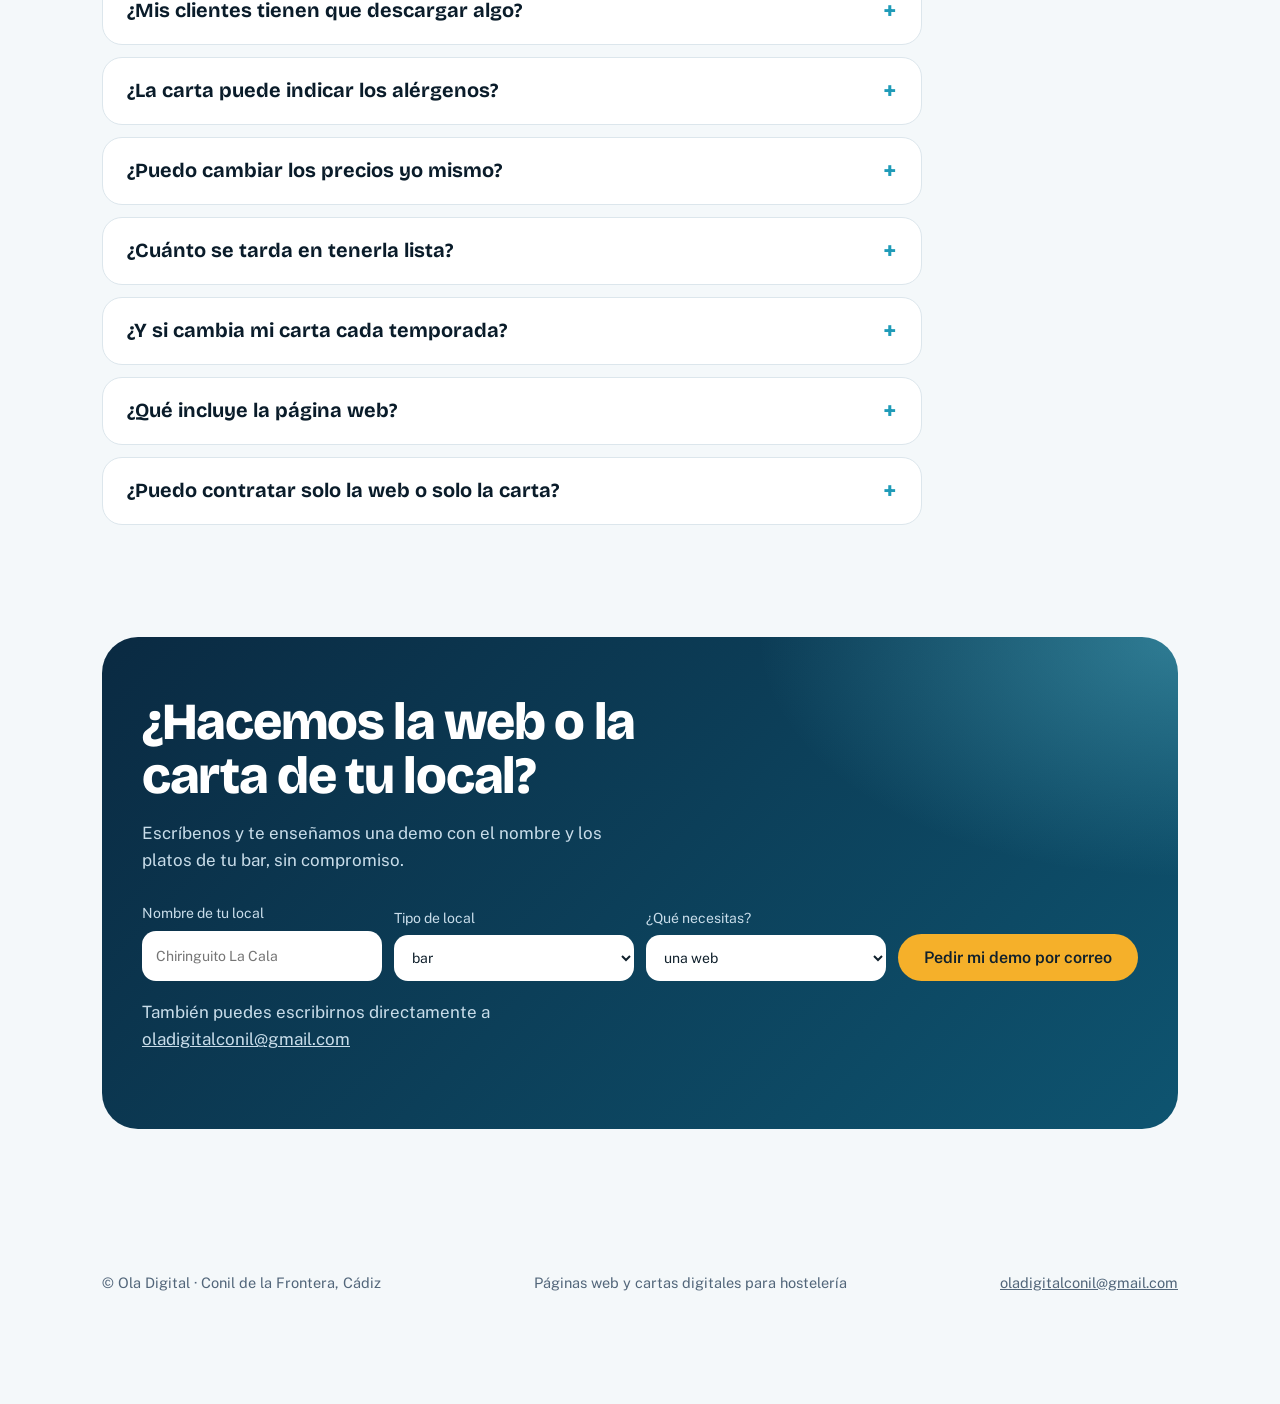
<file: index (5).html>
<!DOCTYPE html>
<html lang="es">
<head>
<meta charset="utf-8">
<meta name="viewport" content="width=device-width, initial-scale=1, viewport-fit=cover">
<title>Ola Digital · Páginas web y cartas digitales para restaurantes de Conil</title>
<meta name="description" content="Ola Digital crea páginas web y cartas digitales con QR para bares y restaurantes de Conil de la Frontera. Te encuentran en Google y tú cambias precios y platos desde el móvil.">
<meta name="theme-color" content="#061826">
<script type="application/ld+json">{"@context":"https://schema.org","@type":"ProfessionalService","name":"Ola Digital","email":"oladigitalconil@gmail.com","description":"Páginas web y cartas digitales con QR para bares y restaurantes","areaServed":{"@type":"City","name":"Conil de la Frontera"}}</script>
<link rel="icon" type="image/png" href="favicon%20.png">
<link rel="preconnect" href="https://fonts.googleapis.com">
<link rel="preconnect" href="https://fonts.gstatic.com" crossorigin>
<link href="https://fonts.googleapis.com/css2?family=Bricolage+Grotesque:wght@500;700;800&family=Public+Sans:wght@400;500;600&display=swap" rel="stylesheet">
<link rel="stylesheet" href="style.css">
</head>
<body>
<header class="nav"><div class="pill">
  <a href="#" aria-label="Ola Digital, inicio"><img src="logo.png" alt="Ola Digital" width="640" height="125"></a>
  <nav aria-label="Principal"><a href="#servicios">Servicios</a><a href="#comparativa">Carta digital</a><a href="#paquetes">Paquetes</a><a href="#preguntas">Preguntas</a></nav>
  <a class="btn sun sm" href="#contacto">Pide tu demo</a>
</div></header>

<main>
<div class="hero"><div class="w">
  <div>
    <h1>Tu web y tu carta digital, <span class="gt">siempre al día</span> en el móvil de tus clientes.</h1>
    <p class="lead">Creamos páginas web y cartas digitales para bares y restaurantes de Conil. Te encuentran en Google y tú cambias precios y platos desde el móvil.</p>
    <div class="acts"><a class="btn sun" href="#contacto">Quiero mi web o mi carta</a><a class="btn ghost" href="#servicios">Ver qué incluye</a></div>
    <div class="chips"><span>Web del local</span><span>Código QR</span><span>Varios idiomas</span><span>Alérgenos</span><span>Panel propio</span></div>
    <div class="try"><label for="nom">Escribe el nombre de tu bar y mira cómo quedaría su carta</label><input id="nom" type="text" maxlength="30" placeholder="Chiringuito La Cala" autocomplete="off"></div>
    <p class="hint">Prueba también el idioma, las categorías y el botón de agotar un plato. <a href="https://conilvacaciones.github.io/Agenciamarketing/?bar=demo" rel="noopener">Ver una carta de ejemplo completa</a></p>
  </div>
  <div class="phone" aria-label="Demo de carta digital">
    <div class="ph-head"><b id="barname">Chiringuito La Cala</b><small id="sub">Carta de ejemplo · Conil</small>
      <div class="lang" role="group" aria-label="Idioma"><button data-l="es" aria-pressed="true">ES</button><button data-l="en" aria-pressed="false">EN</button><button data-l="de" aria-pressed="false">DE</button></div></div>
    <div class="tabs" role="tablist" id="tabs"></div><ul class="items" id="items"></ul>
    <div class="upd"><span id="updtxt">Actualizado hoy</span><button id="agot">Agotar un plato</button></div>
  </div>
</div></div>

<section id="servicios"><div class="w">
  <span class="kick">Todo en uno</span><h2>Lo que necesita tu local, sin complicaciones</h2>
  <div class="bento">
    <div class="tile dark s4"><span class="big">WEB</span><h3>Página web para tu restaurante</h3><p>Una web rápida y bonita en el móvil, con horario, mapa, fotos, tu carta y botón de WhatsApp o reservas, para que te encuentren en Google y te escriban sin llamar.</p></div>
    <div class="tile sunny s2"><h3>Para el turista</h3><p>Tu web y tu carta en varios idiomas, en la misma página.</p><div class="lg"><span>ES</span><span>EN</span><span>DE</span><span>FR</span></div></div>
    <div class="tile s3"><h3>Tú mandas en tu carta</h3><p>Panel privado con usuario y contraseña. Cambias precios, marcas platos agotados y escribes la pizarra del día en medio minuto.</p>
      <div class="mock" aria-hidden="true"><div class="mrow"><span class="mn">Atún rojo de almadraba</span><span class="mp">19,00</span><span class="msw"><i></i>Agotado</span></div><div class="mrow"><span class="mn">Choco a la plancha</span><span class="mp">14,00</span><span class="msw on"><i></i>Agotado</span></div><div class="mbtn">Guardar cambios</div></div></div>
    <div class="tile s3"><h3>Alérgenos claros</h3><p>Cada plato puede llevar sus alérgenos con iconos y una leyenda para el cliente. Los rellenamos contigo y conviene confirmarlos siempre con tu cocina.</p><div class="ic" aria-hidden="true">🌾 🦐 🥚 🐟 🥛 🌰 🍷 🐚</div></div>
    <div class="tile s2"><h3>Carta digital con QR</h3><p>Se abre al escanear el código. El mismo QR sirve siempre, aunque cambie la carta.</p></div>
    <div class="tile s2"><h3>Google y redes</h3><p>Tu ficha de Google y tus fotos cuidadas, también fuera de la web.</p></div>
    <div class="tile s2"><h3>Mantenimiento</h3><p>Cambios de temporada, web al día y soporte. Tú te dedicas a atender.</p></div>
  </div>
</div></section>

<section id="comparativa"><div class="w">
  <span class="kick">Tu carta</span><h2>Papel o digital: lo que cambia cada día</h2>
  <div class="tw"><table class="cmp">
    <thead><tr><th></th><th>Carta en papel</th><th>Carta Ola Digital</th></tr></thead>
    <tbody>
      <tr><td>Cambiar un precio</td><td>Reimprimir o tachar a mano</td><td>Se cambia en el panel y se actualiza al momento</td></tr>
      <tr><td>Plato agotado</td><td>Avisar mesa por mesa</td><td>Un toque y aparece como agotado</td></tr>
      <tr><td>Turistas</td><td>Una carta por idioma, o ninguna</td><td>Varios idiomas en la misma carta</td></tr>
      <tr><td>Alérgenos</td><td>Hojas aparte, difíciles de mantener</td><td>Iconos en cada plato y leyenda para el cliente</td></tr>
      <tr><td>Cada temporada</td><td>Imprenta otra vez</td><td>El mismo QR, con el contenido nuevo</td></tr>
      <tr><td>Estado</td><td>Se mancha y se desgasta</td><td>Siempre limpia</td></tr>
    </tbody></table></div>
</div></section>

<section><div class="w">
  <span class="kick">Cómo trabajamos</span><h2>Así de sencillo</h2>
  <ol class="steps">
    <li><h3>Nos cuentas</h3><p>Pasamos por tu local, vemos tu web y tu carta actuales y qué necesitas.</p></li>
    <li><h3>Lo montamos</h3><p>Preparamos tu carta digital o tu web y te la enseñamos en el móvil para ajustarla.</p></li>
    <li><h3>Lo ponemos en marcha</h3><p>Te entregamos tu web publicada, el QR listo para imprimir y tu acceso al panel para cambiar lo que quieras.</p></li>
  </ol>
</div></section>

<section id="paquetes"><div class="w">
  <span class="kick">Paquetes</span><h2>Elige cómo empezar</h2>
  <div class="pk">
    <article><h3>Carta digital</h3><p class="for">Para tener tu carta lista en el móvil.</p><ul><li>Carta con tu diseño y tus platos</li><li>Código QR listo para imprimir</li><li>Varios idiomas</li><li>Panel privado para editar tu carta</li></ul><a class="btn ghost" href="#contacto">Pedir presupuesto</a></article>
    <article><h3>Página web</h3><p class="for">Para que te encuentren en Google.</p><ul><li>Web con tu diseño, horario, mapa y fotos</li><li>Botón de WhatsApp o reservas</li><li>Preparada para verse bien en el móvil</li><li>Dominio y puesta en marcha</li></ul><a class="btn ghost" href="#contacto">Pedir presupuesto</a></article>
    <article class="top"><h3>Web y carta</h3><p class="for">Para que te encuentren y vean tu carta.</p><ul><li>Todo lo de la página web</li><li>Carta digital con código QR</li><li>Varios idiomas</li><li>Panel privado para editar la carta</li></ul><a class="btn sun" href="#contacto">Pedir presupuesto</a></article>
    <article><h3>Completo</h3><p class="for">Para que nos olvidemos de todo.</p><ul><li>Todo lo anterior</li><li>Ficha de Google Business cuidada</li><li>Actualizaciones de temporada</li><li>Mantenimiento mensual</li></ul><a class="btn ghost" href="#contacto">Pedir presupuesto</a></article>
  </div>
  <p class="note">Cada local es distinto. Te enviamos un presupuesto cerrado después de ver tu local y lo que necesitas.</p>
</div></section>

<section id="preguntas"><div class="w">
  <span class="kick">Dudas</span><h2>Preguntas frecuentes</h2>
  <div class="faq">
    <details><summary>¿Mis clientes tienen que descargar algo?</summary><p>No. Tu web y tu carta se abren en el navegador. Para la carta, basta con escanear el QR con la cámara del móvil, sin aplicaciones.</p></details>
    <details><summary>¿La carta puede indicar los alérgenos?</summary><p>Sí. Cada plato puede llevar sus alérgenos con iconos y una leyenda para el cliente. Los rellenamos contigo y conviene confirmarlos siempre con tu cocina.</p></details>
    <details><summary>¿Puedo cambiar los precios yo mismo?</summary><p>Sí. Tienes un panel privado con tu usuario y contraseña, desde el móvil o el ordenador. Si prefieres no ocuparte, lo hacemos nosotros con el plan de mantenimiento.</p></details>
    <details><summary>¿Cuánto se tarda en tenerla lista?</summary><p>Normalmente en pocos días, según el tamaño de tu carta y si necesitas también la web.</p></details>
    <details><summary>¿Y si cambia mi carta cada temporada?</summary><p>El QR no cambia. Solo actualizamos el contenido, así que no tienes que volver a imprimir nada.</p></details>
    <details><summary>¿Qué incluye la página web?</summary><p>Horario, mapa, fotos, tu carta y un botón de WhatsApp o reservas, con dominio y puesta en marcha. Se ve bien en el móvil, que es desde donde te buscan tus clientes.</p></details>
    <details><summary>¿Puedo contratar solo la web o solo la carta?</summary><p>Sí. Puedes empezar por la web, por la carta digital o por las dos juntas, y añadir lo otro más adelante.</p></details>
  </div>
</div></section>

<section id="contacto" style="padding-top:20px"><div class="w"><div class="cta">
  <h2>¿Hacemos la web o la carta de tu local?</h2>
  <p style="margin-top:16px">Escríbenos y te enseñamos una demo con el nombre y los platos de tu bar, sin compromiso.</p>
  <form class="pide" id="pide">
    <label>Nombre de tu local<input id="pn" required maxlength="40" placeholder="Chiringuito La Cala" autocomplete="organization"></label>
    <label>Tipo de local<select id="pt"><option>bar</option><option>restaurante</option><option>chiringuito</option><option>otro tipo de local</option></select></label>
    <label>¿Qué necesitas?<select id="pq"><option>una web</option><option>una carta digital</option><option>una web y una carta digital</option></select></label>
    <button class="btn sun" type="submit">Pedir mi demo por correo</button>
  </form>
  <p style="margin-top:18px">También puedes escribirnos directamente a <a href="mailto:oladigitalconil@gmail.com" style="color:inherit;text-decoration:underline">oladigitalconil@gmail.com</a></p>
</div></div></section>
</main>
<footer><div class="w"><span>© Ola Digital · Conil de la Frontera, Cádiz</span><span>Páginas web y cartas digitales para hostelería</span><span><a href="mailto:oladigitalconil@gmail.com" style="color:inherit">oladigitalconil@gmail.com</a></span></div></footer>
<script src="app.js" defer></script>
</body>
</html>
</file>
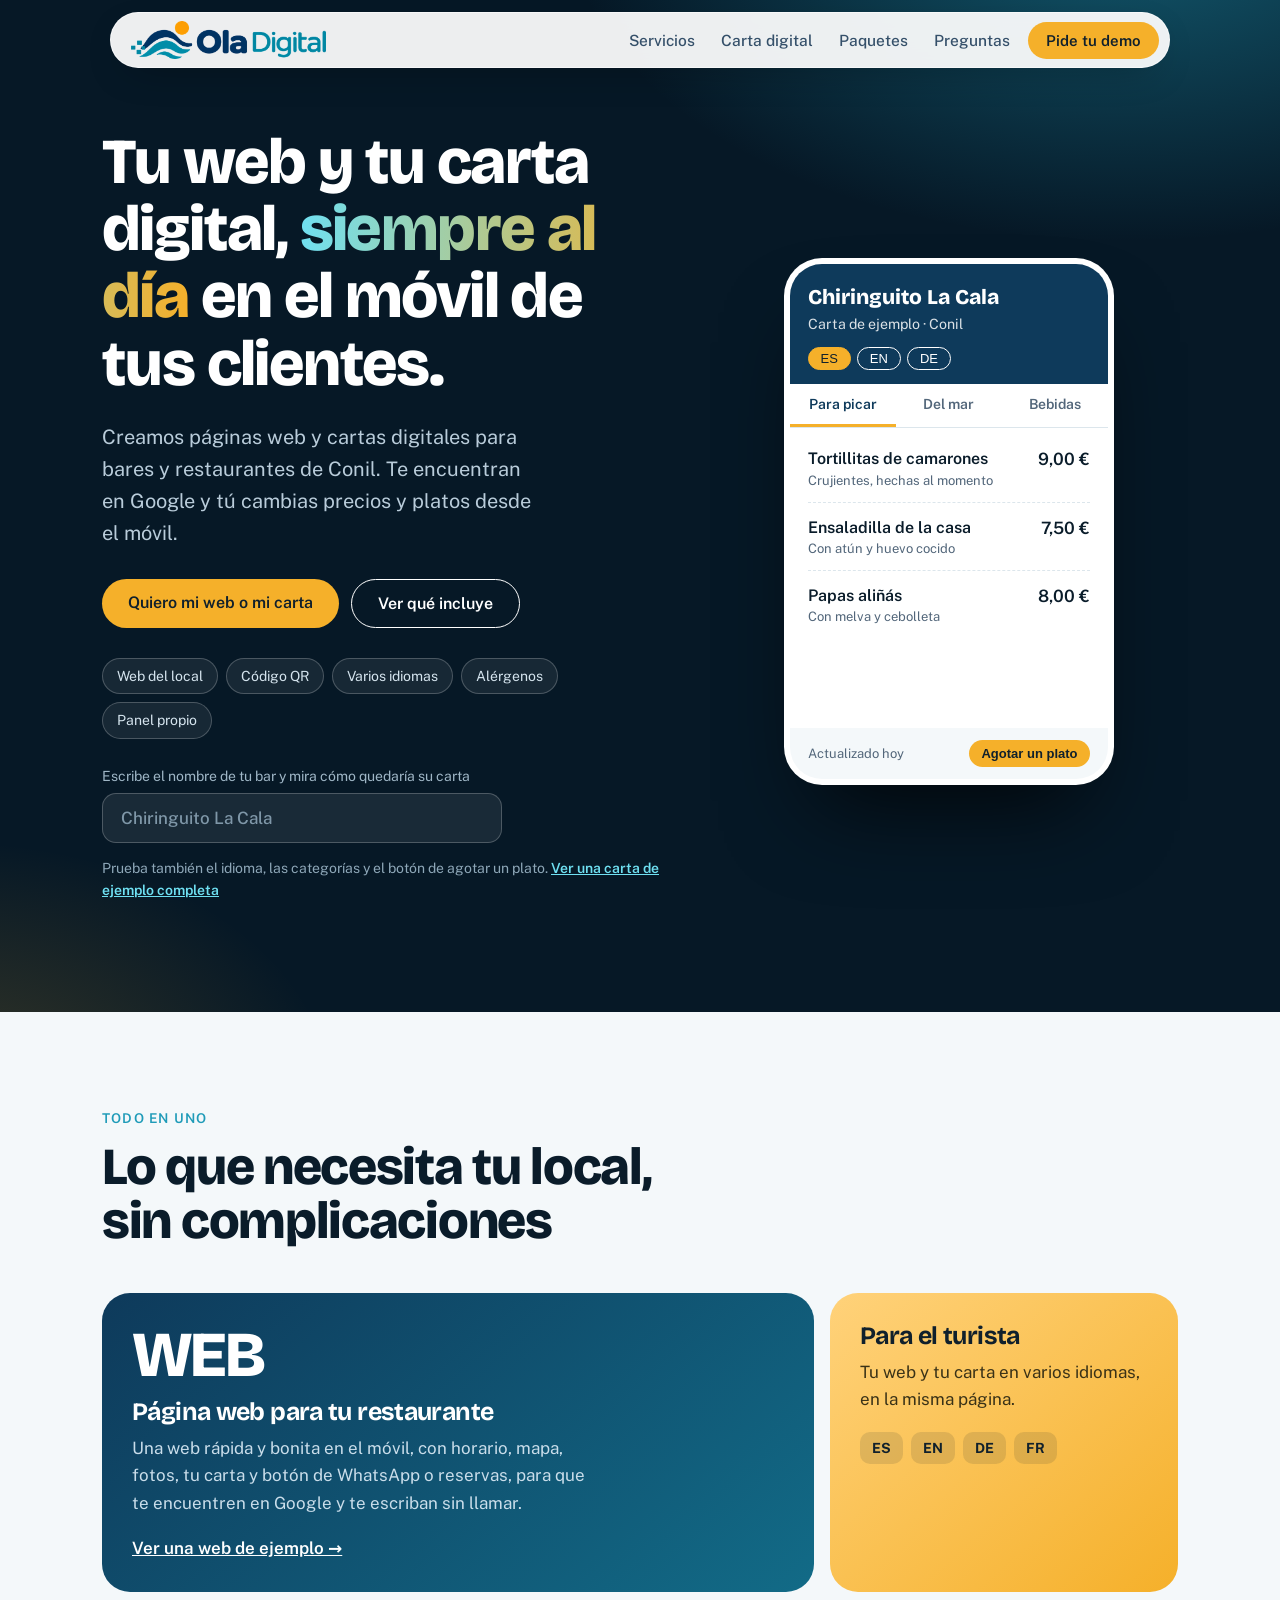
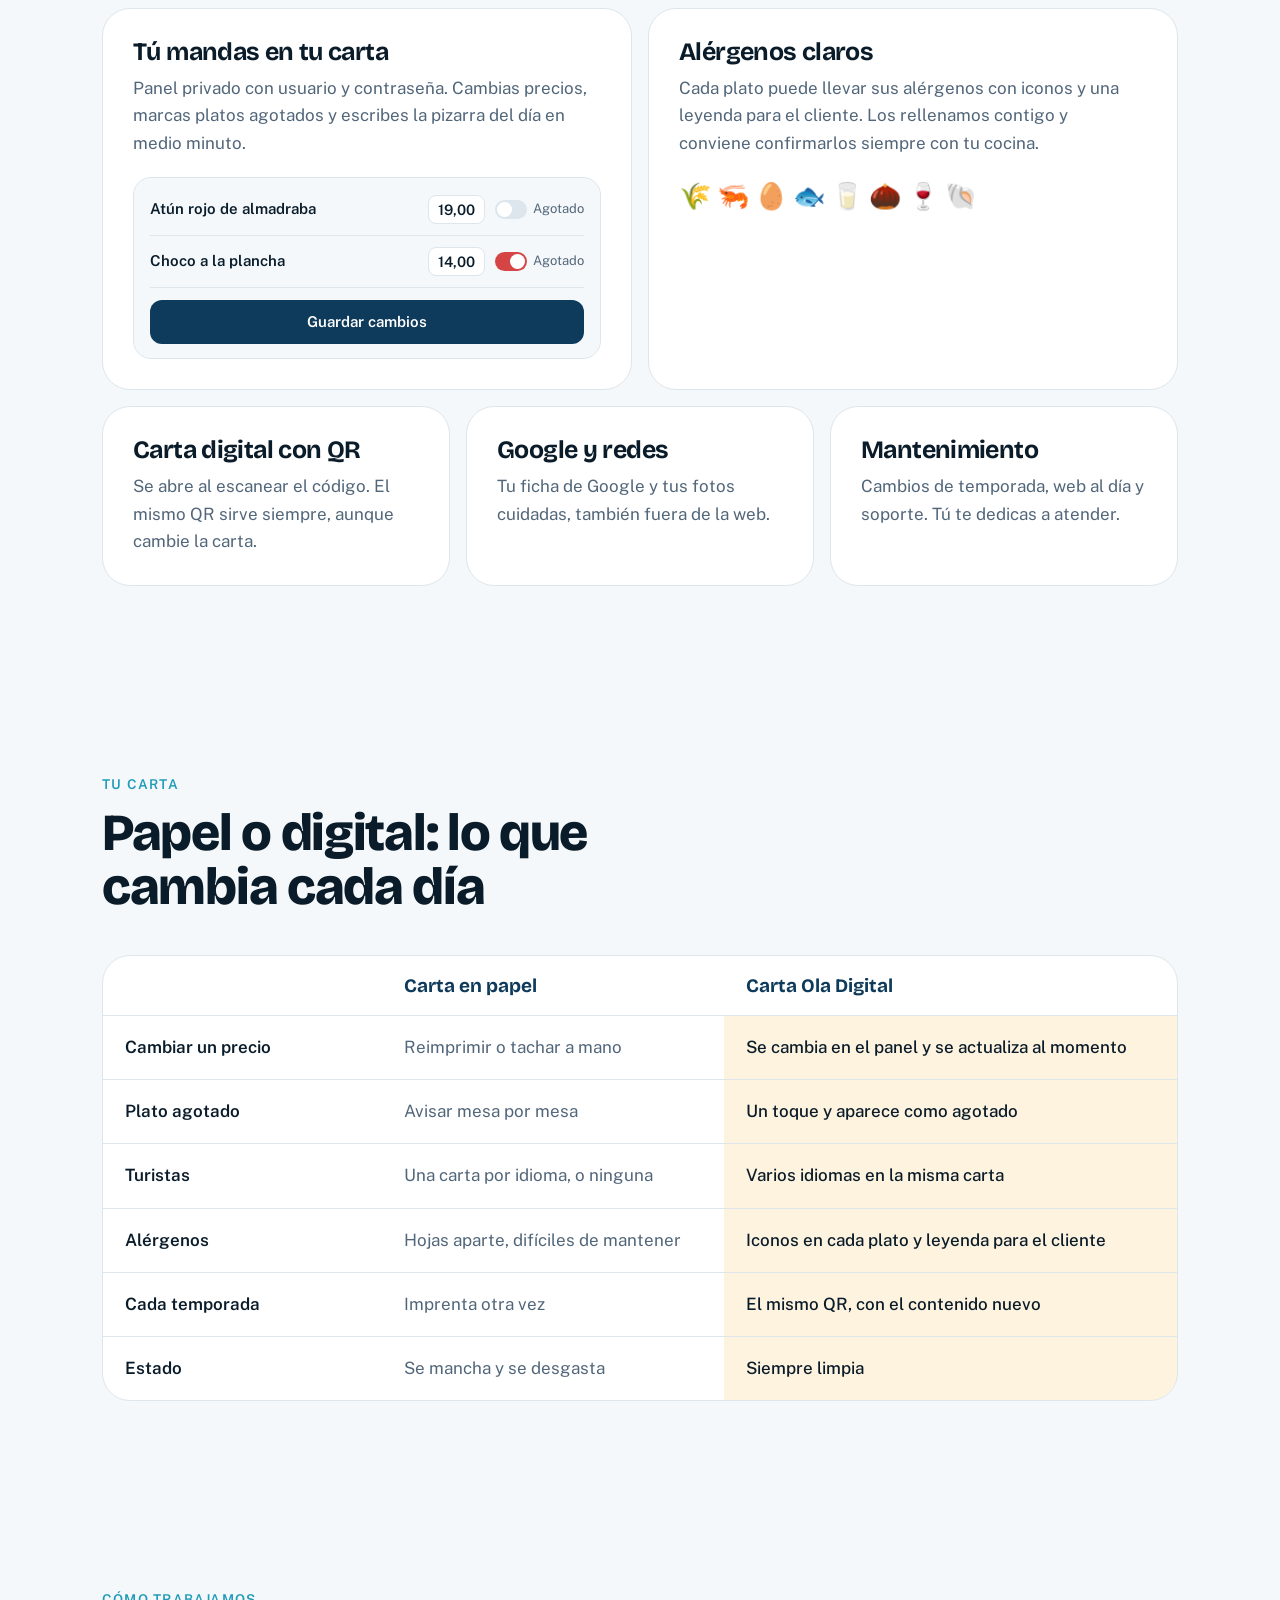
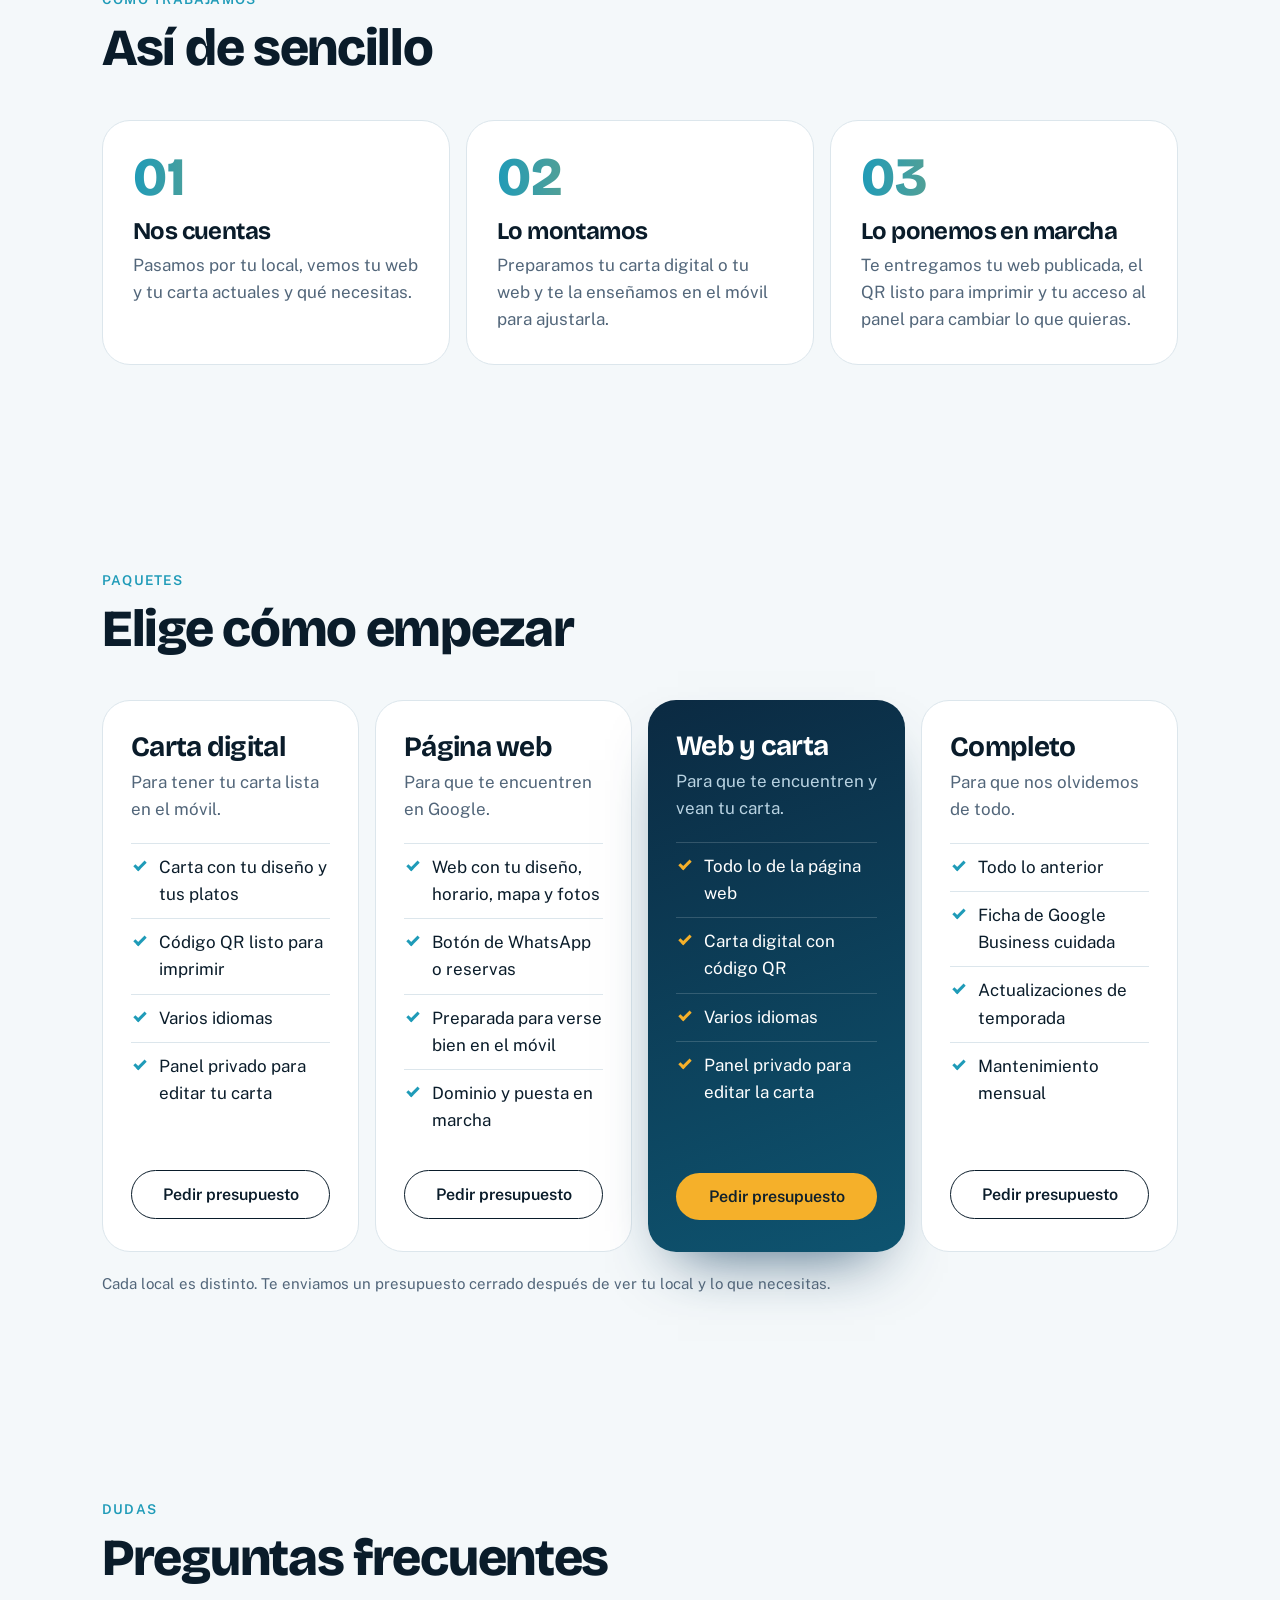
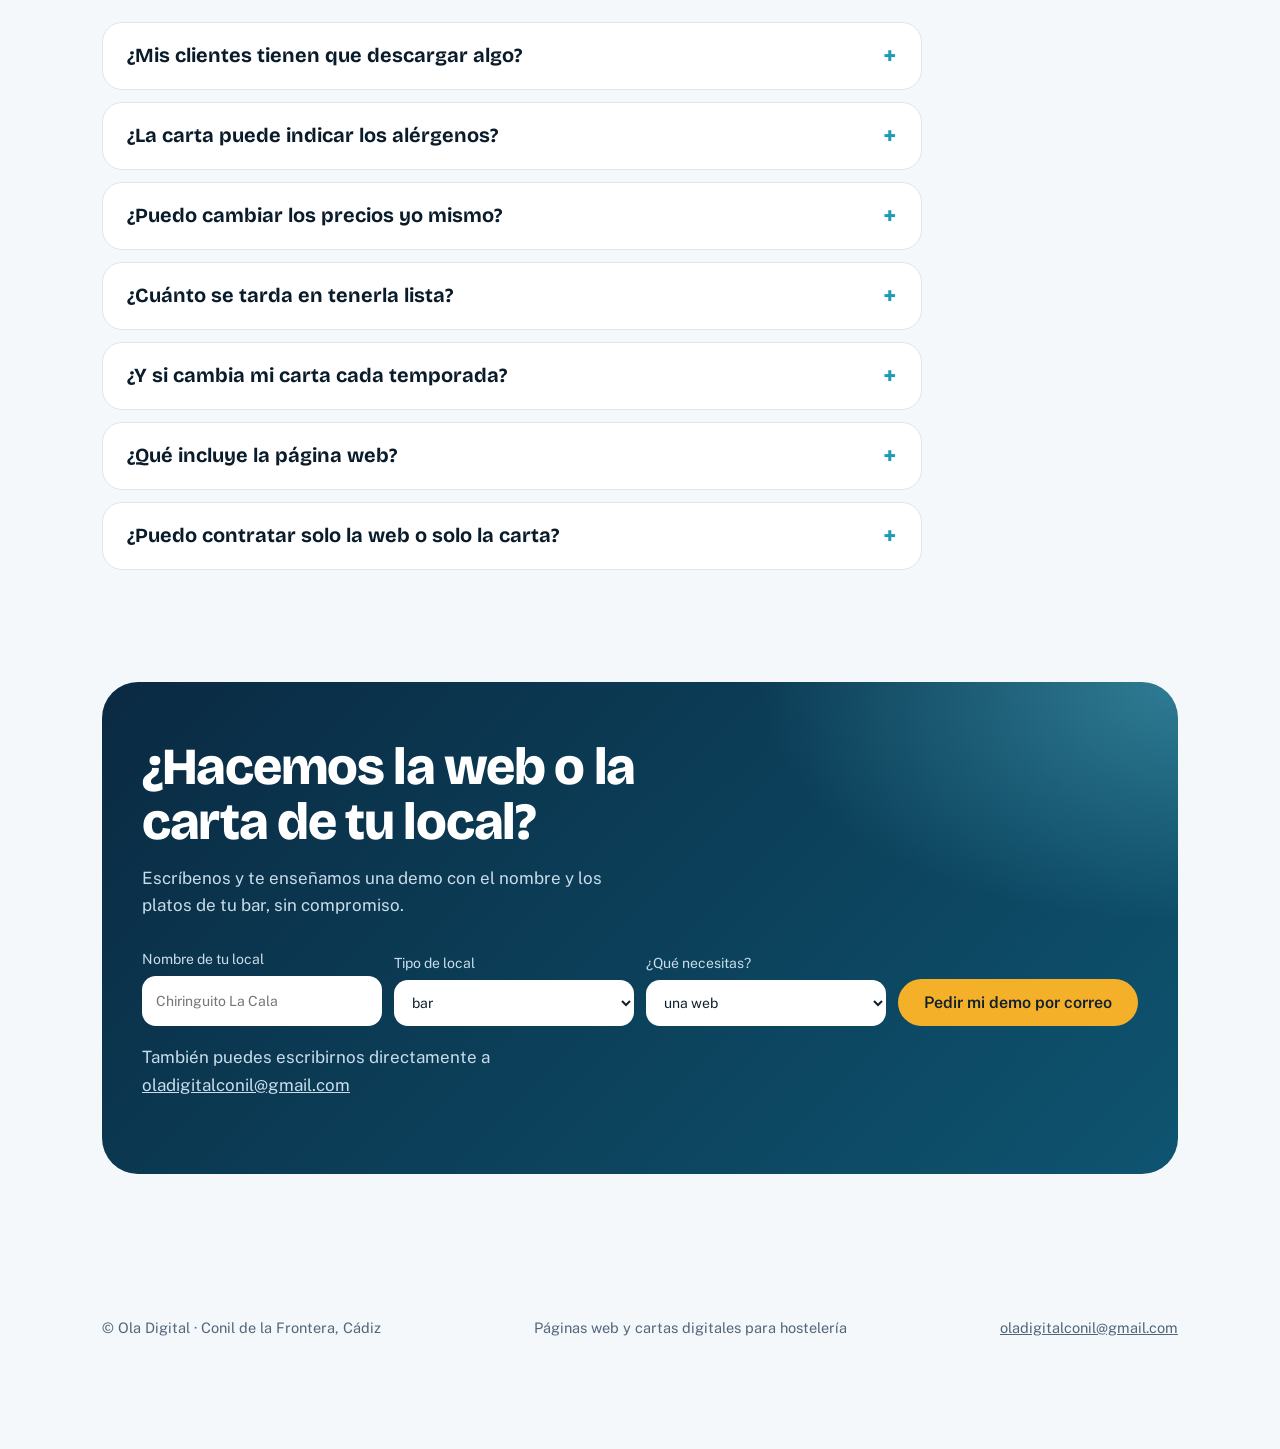
<file: index (7).html>
<!DOCTYPE html>
<html lang="es">
<head>
<meta charset="utf-8">
<meta name="viewport" content="width=device-width, initial-scale=1, viewport-fit=cover">
<title>Ola Digital · Páginas web y cartas digitales para restaurantes de Conil</title>
<meta name="description" content="Ola Digital crea páginas web y cartas digitales con QR para bares y restaurantes de Conil de la Frontera. Te encuentran en Google y tú cambias precios y platos desde el móvil.">
<meta name="theme-color" content="#061826">
<script type="application/ld+json">{"@context":"https://schema.org","@type":"ProfessionalService","name":"Ola Digital","email":"oladigitalconil@gmail.com","description":"Páginas web y cartas digitales con QR para bares y restaurantes","areaServed":{"@type":"City","name":"Conil de la Frontera"}}</script>
<link rel="icon" type="image/png" href="favicon%20.png">
<link rel="preconnect" href="https://fonts.googleapis.com">
<link rel="preconnect" href="https://fonts.gstatic.com" crossorigin>
<link href="https://fonts.googleapis.com/css2?family=Bricolage+Grotesque:wght@500;700;800&family=Public+Sans:wght@400;500;600&display=swap" rel="stylesheet">
<link rel="stylesheet" href="style.css">
<script async src="https://pagead2.googlesyndication.com/pagead/js/adsbygoogle.js?client=ca-pub-3285746516656415"
     crossorigin="anonymous"></script>
</head>
<body>
<header class="nav"><div class="pill">
  <a href="#" aria-label="Ola Digital, inicio"><img src="logo.png" alt="Ola Digital" width="640" height="125"></a>
  <nav aria-label="Principal"><a href="#servicios">Servicios</a><a href="#comparativa">Carta digital</a><a href="#paquetes">Paquetes</a><a href="#preguntas">Preguntas</a></nav>
  <a class="btn sun sm" href="#contacto">Pide tu demo</a>
</div></header>

<main>
<div class="hero"><div class="w">
  <div>
    <h1>Tu web y tu carta digital, <span class="gt">siempre al día</span> en el móvil de tus clientes.</h1>
    <p class="lead">Creamos páginas web y cartas digitales para bares y restaurantes de Conil. Te encuentran en Google y tú cambias precios y platos desde el móvil.</p>
    <div class="acts"><a class="btn sun" href="#contacto">Quiero mi web o mi carta</a><a class="btn ghost" href="#servicios">Ver qué incluye</a></div>
    <div class="chips"><span>Web del local</span><span>Código QR</span><span>Varios idiomas</span><span>Alérgenos</span><span>Panel propio</span></div>
    <div class="try"><label for="nom">Escribe el nombre de tu bar y mira cómo quedaría su carta</label><input id="nom" type="text" maxlength="30" placeholder="Chiringuito La Cala" autocomplete="off"></div>
    <p class="hint">Prueba también el idioma, las categorías y el botón de agotar un plato. <a href="https://conilvacaciones.github.io/Agenciamarketing/?bar=demo" rel="noopener">Ver una carta de ejemplo completa</a></p>
  </div>
  <div class="phone" aria-label="Demo de carta digital">
    <div class="ph-head"><b id="barname">Chiringuito La Cala</b><small id="sub">Carta de ejemplo · Conil</small>
      <div class="lang" role="group" aria-label="Idioma"><button data-l="es" aria-pressed="true">ES</button><button data-l="en" aria-pressed="false">EN</button><button data-l="de" aria-pressed="false">DE</button></div></div>
    <div class="tabs" role="tablist" id="tabs"></div><ul class="items" id="items"></ul>
    <div class="upd"><span id="updtxt">Actualizado hoy</span><button id="agot">Agotar un plato</button></div>
  </div>
</div></div>

<section id="servicios"><div class="w">
  <span class="kick">Todo en uno</span><h2>Lo que necesita tu local, sin complicaciones</h2>
  <div class="bento">
    <div class="tile dark s4"><span class="big">WEB</span><h3>Página web para tu restaurante</h3><p>Una web rápida y bonita en el móvil, con horario, mapa, fotos, tu carta y botón de WhatsApp o reservas, para que te encuentren en Google y te escriban sin llamar.</p><p style="margin-top:18px"><a href="ejemplo.html" style="color:#fff;font-weight:600">Ver una web de ejemplo →</a></p></div>
    <div class="tile sunny s2"><h3>Para el turista</h3><p>Tu web y tu carta en varios idiomas, en la misma página.</p><div class="lg"><span>ES</span><span>EN</span><span>DE</span><span>FR</span></div></div>
    <div class="tile s3"><h3>Tú mandas en tu carta</h3><p>Panel privado con usuario y contraseña. Cambias precios, marcas platos agotados y escribes la pizarra del día en medio minuto.</p>
      <div class="mock" aria-hidden="true"><div class="mrow"><span class="mn">Atún rojo de almadraba</span><span class="mp">19,00</span><span class="msw"><i></i>Agotado</span></div><div class="mrow"><span class="mn">Choco a la plancha</span><span class="mp">14,00</span><span class="msw on"><i></i>Agotado</span></div><div class="mbtn">Guardar cambios</div></div></div>
    <div class="tile s3"><h3>Alérgenos claros</h3><p>Cada plato puede llevar sus alérgenos con iconos y una leyenda para el cliente. Los rellenamos contigo y conviene confirmarlos siempre con tu cocina.</p><div class="ic" aria-hidden="true">🌾 🦐 🥚 🐟 🥛 🌰 🍷 🐚</div></div>
    <div class="tile s2"><h3>Carta digital con QR</h3><p>Se abre al escanear el código. El mismo QR sirve siempre, aunque cambie la carta.</p></div>
    <div class="tile s2"><h3>Google y redes</h3><p>Tu ficha de Google y tus fotos cuidadas, también fuera de la web.</p></div>
    <div class="tile s2"><h3>Mantenimiento</h3><p>Cambios de temporada, web al día y soporte. Tú te dedicas a atender.</p></div>
  </div>
</div></section>

<section id="comparativa"><div class="w">
  <span class="kick">Tu carta</span><h2>Papel o digital: lo que cambia cada día</h2>
  <div class="tw"><table class="cmp">
    <thead><tr><th></th><th>Carta en papel</th><th>Carta Ola Digital</th></tr></thead>
    <tbody>
      <tr><td>Cambiar un precio</td><td>Reimprimir o tachar a mano</td><td>Se cambia en el panel y se actualiza al momento</td></tr>
      <tr><td>Plato agotado</td><td>Avisar mesa por mesa</td><td>Un toque y aparece como agotado</td></tr>
      <tr><td>Turistas</td><td>Una carta por idioma, o ninguna</td><td>Varios idiomas en la misma carta</td></tr>
      <tr><td>Alérgenos</td><td>Hojas aparte, difíciles de mantener</td><td>Iconos en cada plato y leyenda para el cliente</td></tr>
      <tr><td>Cada temporada</td><td>Imprenta otra vez</td><td>El mismo QR, con el contenido nuevo</td></tr>
      <tr><td>Estado</td><td>Se mancha y se desgasta</td><td>Siempre limpia</td></tr>
    </tbody></table></div>
</div></section>

<section><div class="w">
  <span class="kick">Cómo trabajamos</span><h2>Así de sencillo</h2>
  <ol class="steps">
    <li><h3>Nos cuentas</h3><p>Pasamos por tu local, vemos tu web y tu carta actuales y qué necesitas.</p></li>
    <li><h3>Lo montamos</h3><p>Preparamos tu carta digital o tu web y te la enseñamos en el móvil para ajustarla.</p></li>
    <li><h3>Lo ponemos en marcha</h3><p>Te entregamos tu web publicada, el QR listo para imprimir y tu acceso al panel para cambiar lo que quieras.</p></li>
  </ol>
</div></section>

<section id="paquetes"><div class="w">
  <span class="kick">Paquetes</span><h2>Elige cómo empezar</h2>
  <div class="pk">
    <article><h3>Carta digital</h3><p class="for">Para tener tu carta lista en el móvil.</p><ul><li>Carta con tu diseño y tus platos</li><li>Código QR listo para imprimir</li><li>Varios idiomas</li><li>Panel privado para editar tu carta</li></ul><a class="btn ghost" href="#contacto">Pedir presupuesto</a></article>
    <article><h3>Página web</h3><p class="for">Para que te encuentren en Google.</p><ul><li>Web con tu diseño, horario, mapa y fotos</li><li>Botón de WhatsApp o reservas</li><li>Preparada para verse bien en el móvil</li><li>Dominio y puesta en marcha</li></ul><a class="btn ghost" href="#contacto">Pedir presupuesto</a></article>
    <article class="top"><h3>Web y carta</h3><p class="for">Para que te encuentren y vean tu carta.</p><ul><li>Todo lo de la página web</li><li>Carta digital con código QR</li><li>Varios idiomas</li><li>Panel privado para editar la carta</li></ul><a class="btn sun" href="#contacto">Pedir presupuesto</a></article>
    <article><h3>Completo</h3><p class="for">Para que nos olvidemos de todo.</p><ul><li>Todo lo anterior</li><li>Ficha de Google Business cuidada</li><li>Actualizaciones de temporada</li><li>Mantenimiento mensual</li></ul><a class="btn ghost" href="#contacto">Pedir presupuesto</a></article>
  </div>
  <p class="note">Cada local es distinto. Te enviamos un presupuesto cerrado después de ver tu local y lo que necesitas.</p>
</div></section>

<section id="preguntas"><div class="w">
  <span class="kick">Dudas</span><h2>Preguntas frecuentes</h2>
  <div class="faq">
    <details><summary>¿Mis clientes tienen que descargar algo?</summary><p>No. Tu web y tu carta se abren en el navegador. Para la carta, basta con escanear el QR con la cámara del móvil, sin aplicaciones.</p></details>
    <details><summary>¿La carta puede indicar los alérgenos?</summary><p>Sí. Cada plato puede llevar sus alérgenos con iconos y una leyenda para el cliente. Los rellenamos contigo y conviene confirmarlos siempre con tu cocina.</p></details>
    <details><summary>¿Puedo cambiar los precios yo mismo?</summary><p>Sí. Tienes un panel privado con tu usuario y contraseña, desde el móvil o el ordenador. Si prefieres no ocuparte, lo hacemos nosotros con el plan de mantenimiento.</p></details>
    <details><summary>¿Cuánto se tarda en tenerla lista?</summary><p>Normalmente en pocos días, según el tamaño de tu carta y si necesitas también la web.</p></details>
    <details><summary>¿Y si cambia mi carta cada temporada?</summary><p>El QR no cambia. Solo actualizamos el contenido, así que no tienes que volver a imprimir nada.</p></details>
    <details><summary>¿Qué incluye la página web?</summary><p>Horario, mapa, fotos, tu carta y un botón de WhatsApp o reservas, con dominio y puesta en marcha. Se ve bien en el móvil, que es desde donde te buscan tus clientes.</p></details>
    <details><summary>¿Puedo contratar solo la web o solo la carta?</summary><p>Sí. Puedes empezar por la web, por la carta digital o por las dos juntas, y añadir lo otro más adelante.</p></details>
  </div>
</div></section>

<section id="contacto" style="padding-top:20px"><div class="w"><div class="cta">
  <h2>¿Hacemos la web o la carta de tu local?</h2>
  <p style="margin-top:16px">Escríbenos y te enseñamos una demo con el nombre y los platos de tu bar, sin compromiso.</p>
  <form class="pide" id="pide">
    <label>Nombre de tu local<input id="pn" required maxlength="40" placeholder="Chiringuito La Cala" autocomplete="organization"></label>
    <label>Tipo de local<select id="pt"><option>bar</option><option>restaurante</option><option>chiringuito</option><option>otro tipo de local</option></select></label>
    <label>¿Qué necesitas?<select id="pq"><option>una web</option><option>una carta digital</option><option>una web y una carta digital</option></select></label>
    <button class="btn sun" type="submit">Pedir mi demo por correo</button>
  </form>
  <p style="margin-top:18px">También puedes escribirnos directamente a <a href="mailto:oladigitalconil@gmail.com" style="color:inherit;text-decoration:underline">oladigitalconil@gmail.com</a></p>
</div></div></section>
</main>
<footer><div class="w"><span>© Ola Digital · Conil de la Frontera, Cádiz</span><span>Páginas web y cartas digitales para hostelería</span><span><a href="mailto:oladigitalconil@gmail.com" style="color:inherit">oladigitalconil@gmail.com</a></span></div></footer>
<script src="app.js" defer></script>
</body>
</html>
</file>
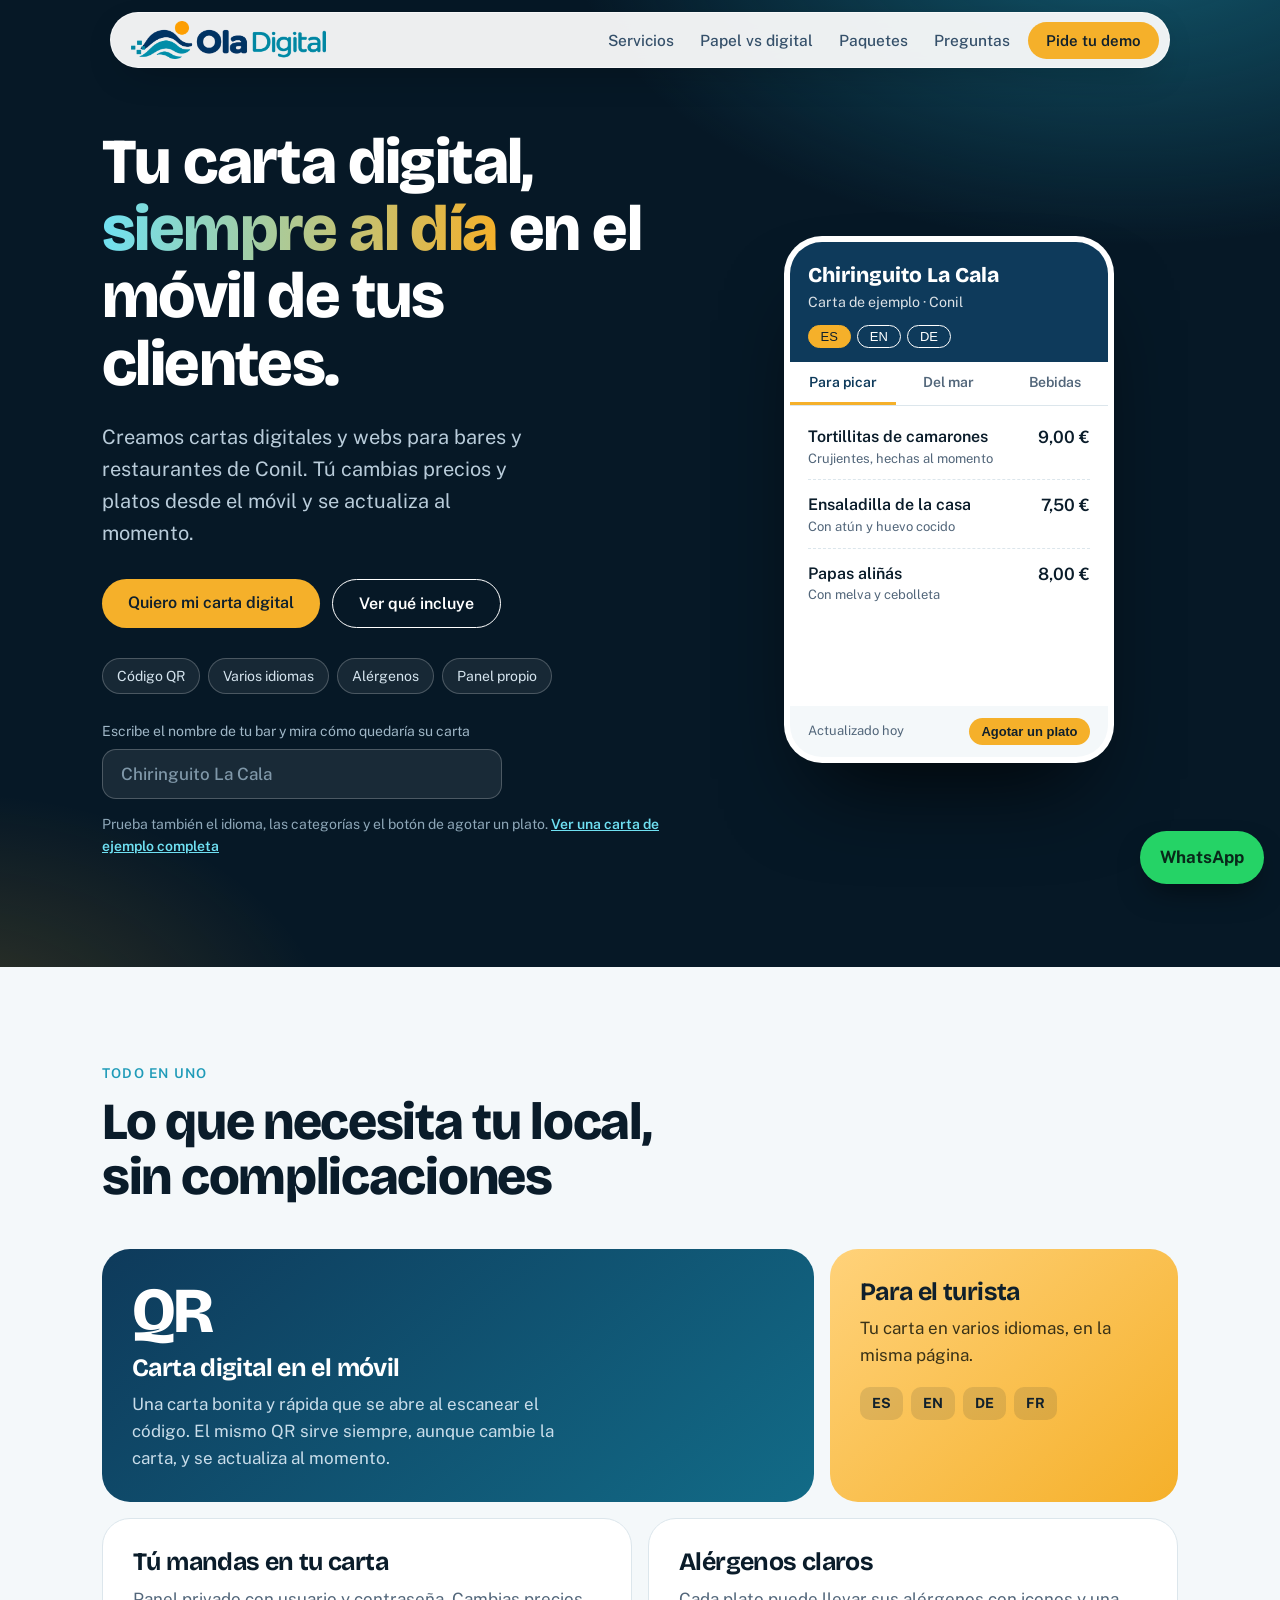
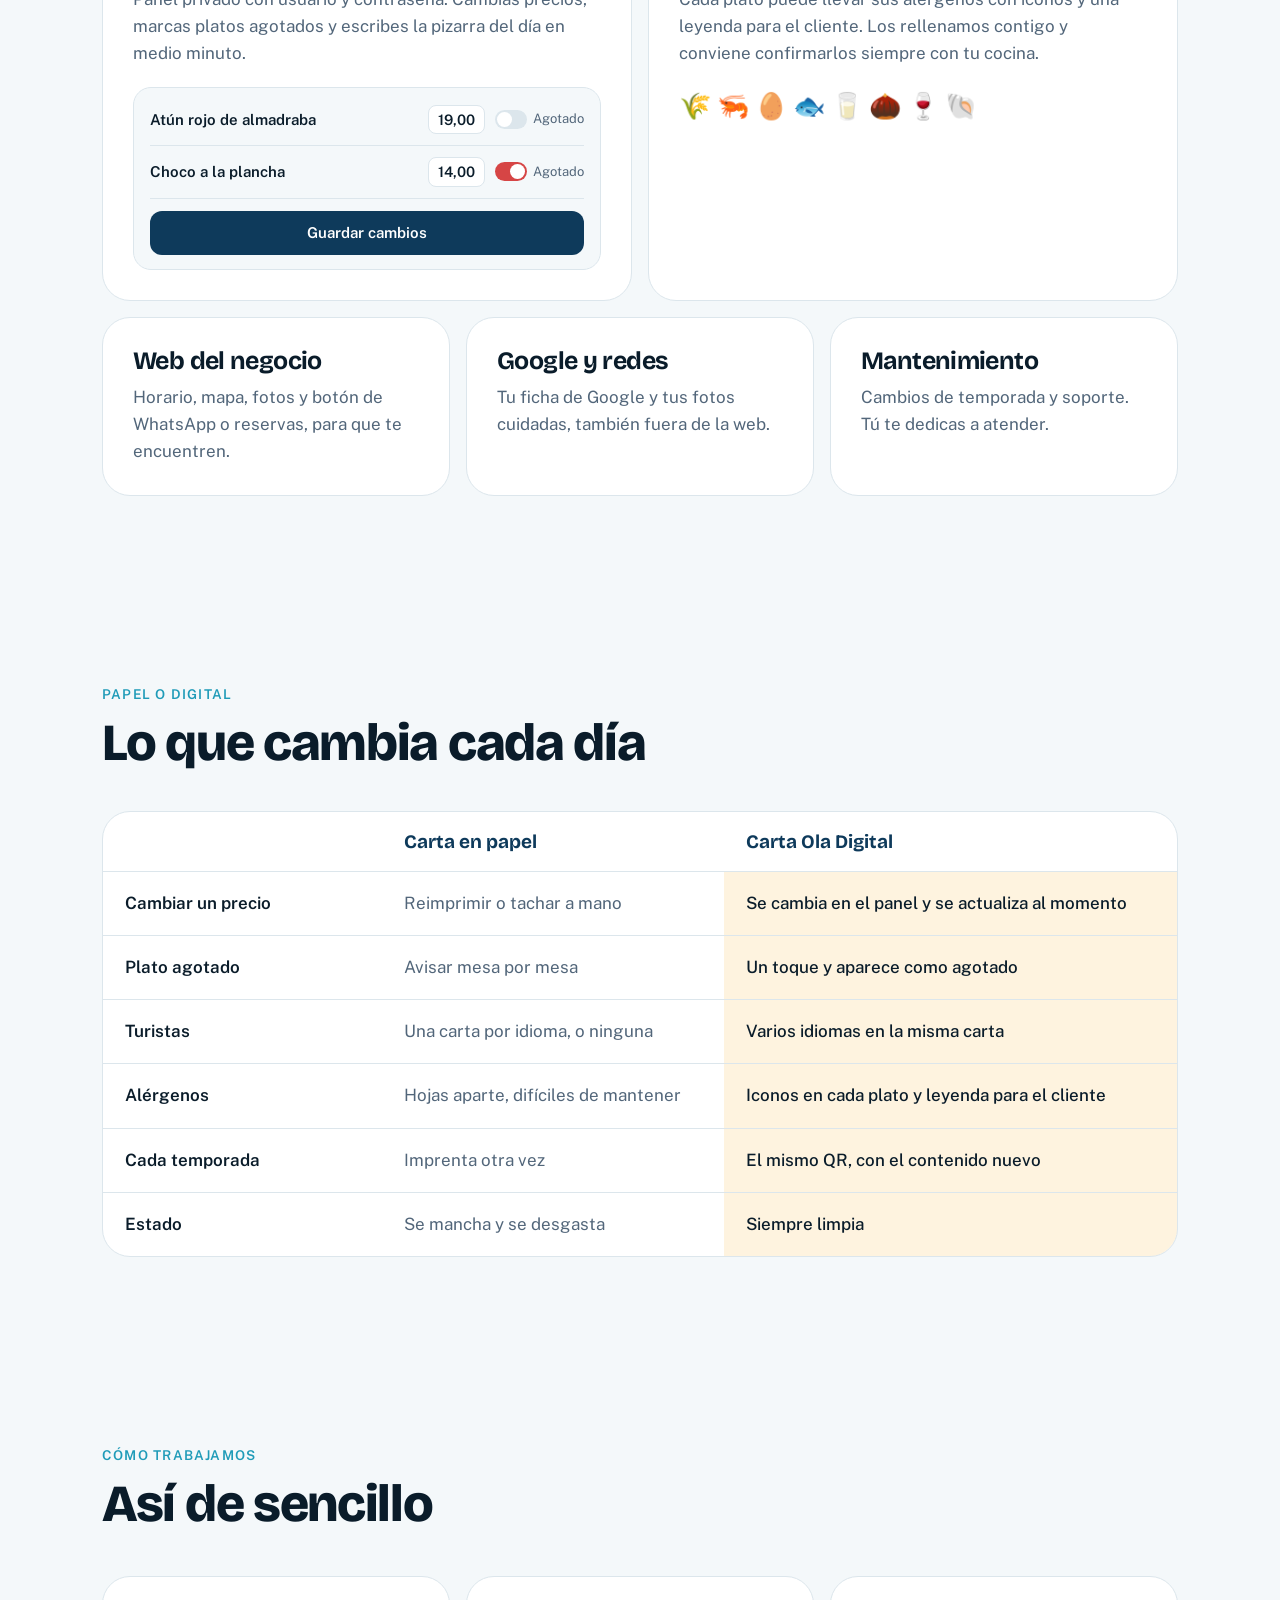
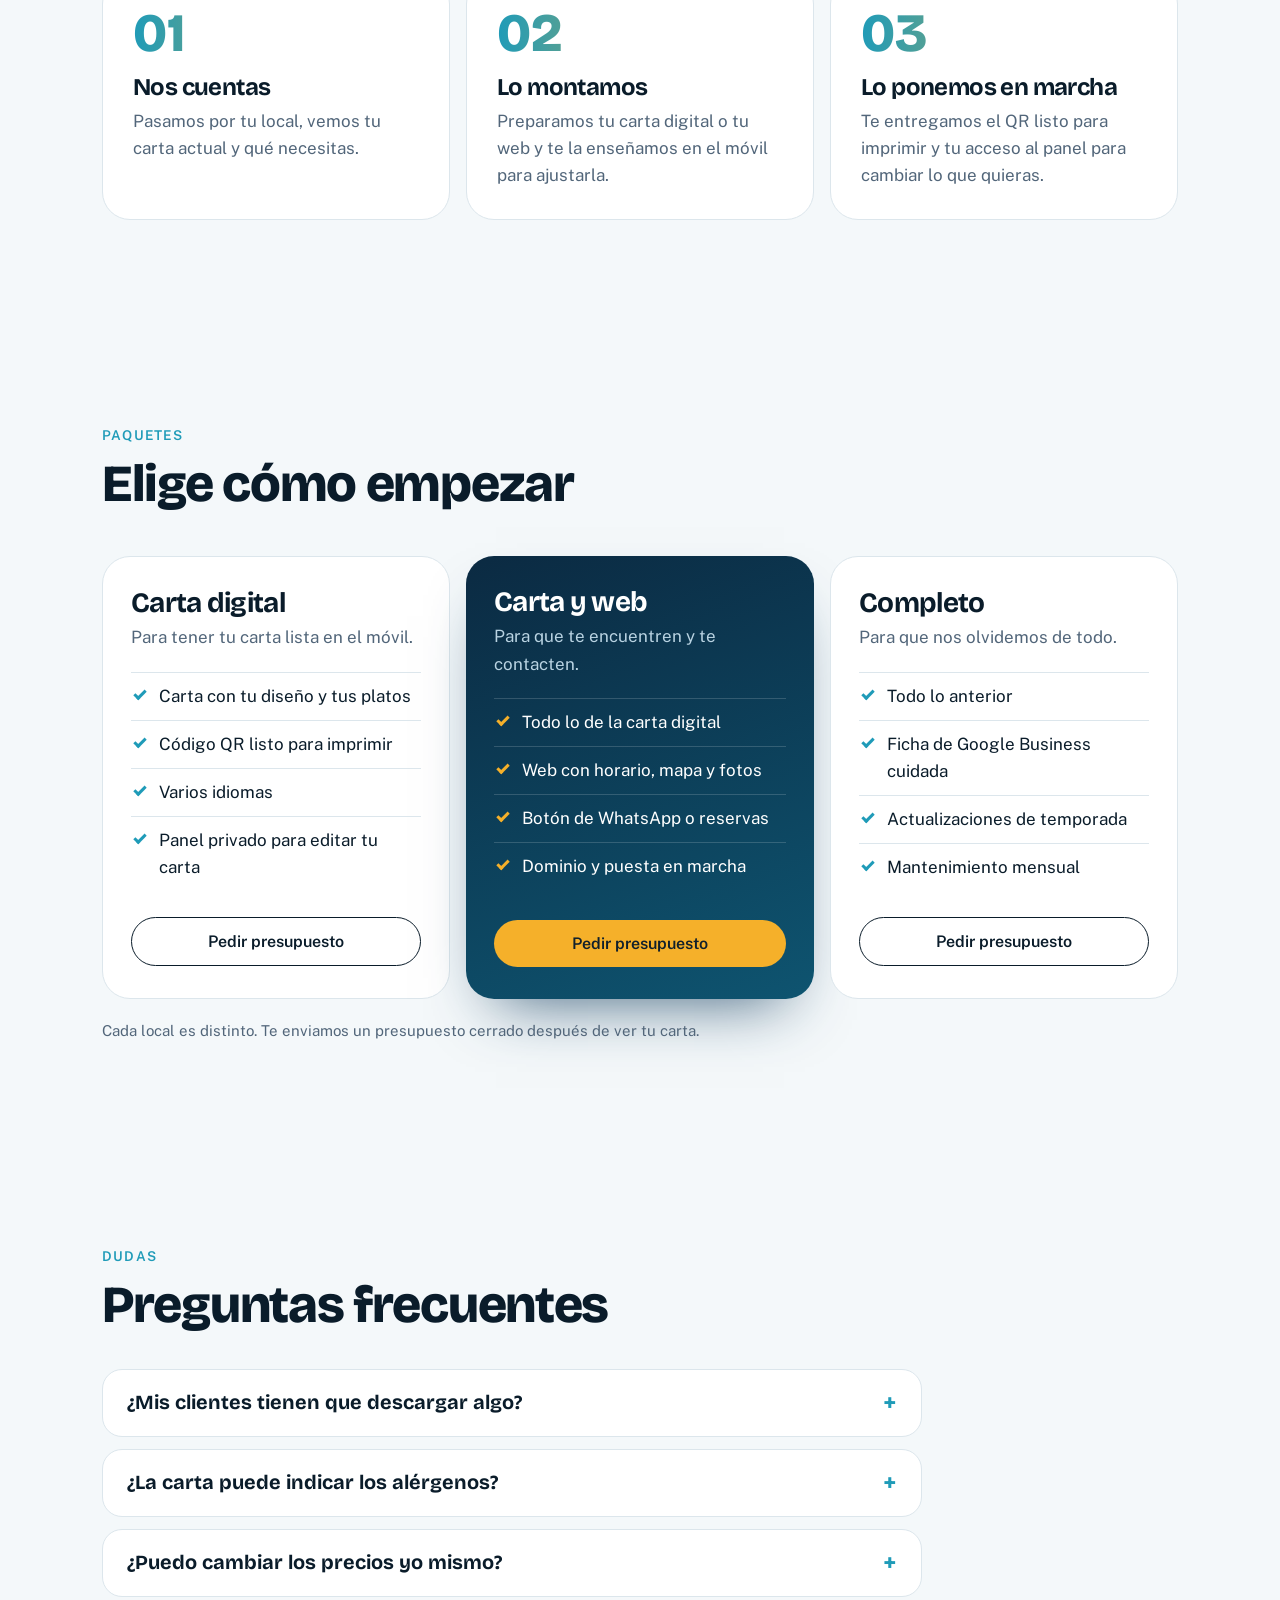
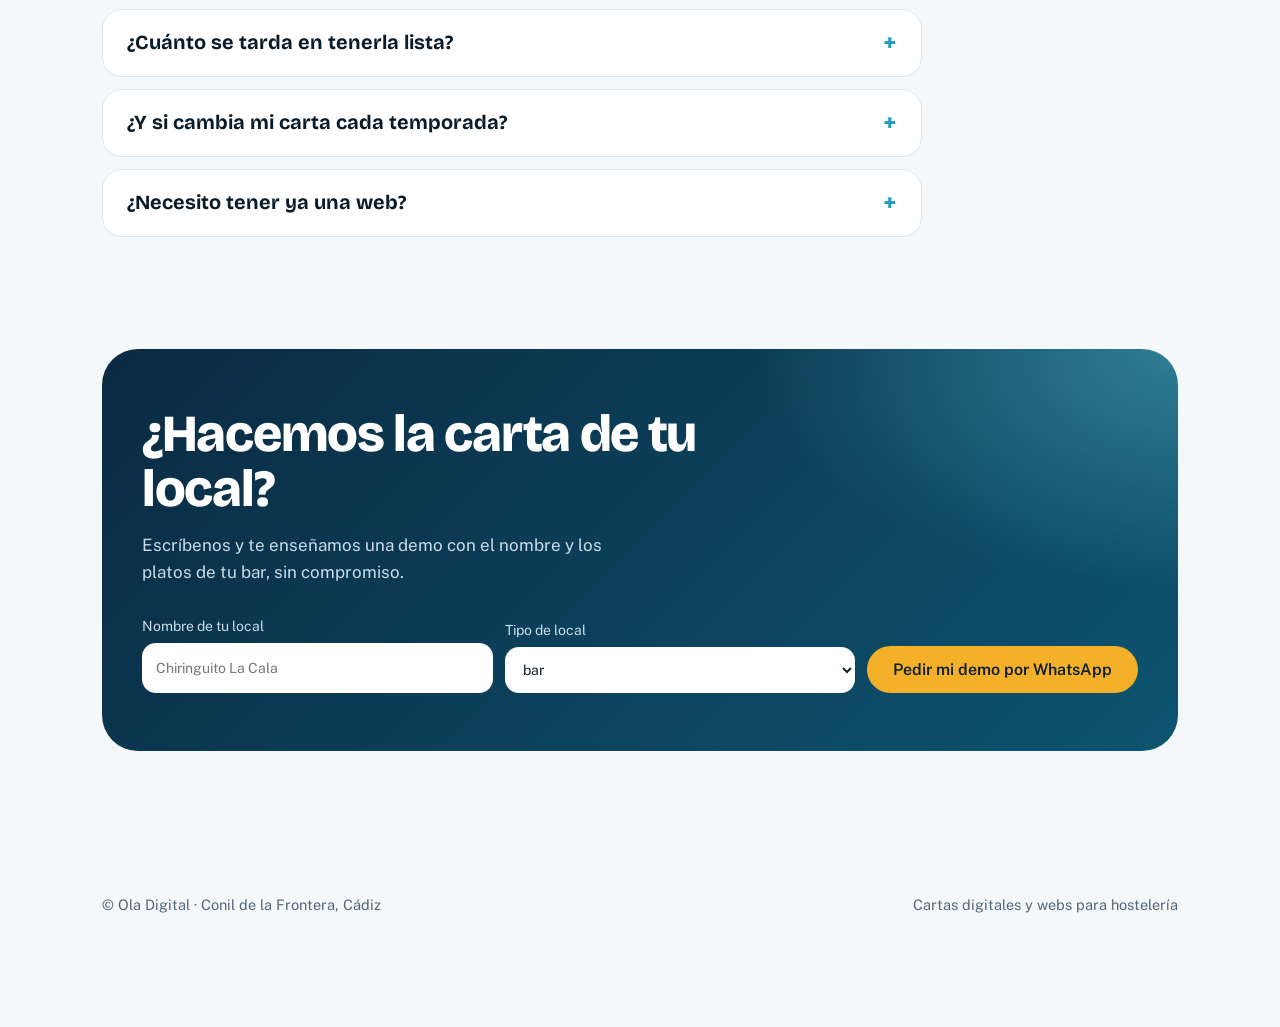
<file: web-ola-digital (1).html>
<!DOCTYPE html>
<html lang="es">
<head>
<meta charset="utf-8">
<meta name="viewport" content="width=device-width, initial-scale=1, viewport-fit=cover">
<title>Ola Digital · Webs y cartas digitales para Conil</title>
<meta name="description" content="Ola Digital crea cartas digitales con QR y páginas web para bares y restaurantes de Conil de la Frontera. Tú cambias precios y platos desde el móvil.">
<meta name="theme-color" content="#061826">
<script type="application/ld+json">{"@context":"https://schema.org","@type":"ProfessionalService","name":"Ola Digital","description":"Cartas digitales con QR y páginas web para bares y restaurantes","areaServed":{"@type":"City","name":"Conil de la Frontera"}}</script>
<link rel="icon" type="image/png" href="[data-uri]">
<link rel="preconnect" href="https://fonts.googleapis.com">
<link rel="preconnect" href="https://fonts.gstatic.com" crossorigin>
<link href="https://fonts.googleapis.com/css2?family=Bricolage+Grotesque:wght@500;700;800&family=Public+Sans:wght@400;500;600&display=swap" rel="stylesheet">
<style>
:root{--bg:#F4F8FA;--card:#fff;--ink:#0A1C2A;--mute:#52667A;--line:#DCE6EC;--acc:#0E3A5B;--navy:#0E3A5B;--teal:#1F9BB8;--sun:#F5B02A;--deep:#061826;
--f1:"Bricolage Grotesque","Trebuchet MS",system-ui,sans-serif;--f2:"Public Sans",system-ui,-apple-system,"Segoe UI",sans-serif;box-sizing:border-box}
@media (prefers-color-scheme:dark){:root:not([data-theme="light"]){--bg:#07141F;--card:#0E2233;--ink:#EAF2F7;--mute:#93A9B9;--line:#1B3347;--acc:#6FD0E6}}
:root[data-theme="dark"]{--bg:#07141F;--card:#0E2233;--ink:#EAF2F7;--mute:#93A9B9;--line:#1B3347;--acc:#6FD0E6}
*,*::before,*::after{box-sizing:inherit}
html{scroll-behavior:smooth;scroll-padding-top:96px}
body{margin:0;background:var(--bg);color:var(--ink);font:400 17px/1.6 var(--f2)}
h1,h2,h3{font-family:var(--f1);line-height:1.05;margin:0;letter-spacing:-.025em}
a{color:inherit}.w{max-width:1120px;margin:0 auto;padding:0 22px}
:focus-visible{outline:3px solid var(--sun);outline-offset:3px}
.btn{white-space:nowrap;display:inline-block;border:0;cursor:pointer;font:600 16px var(--f2);padding:14px 26px;border-radius:999px;text-decoration:none;background:var(--navy);color:#fff}
.btn.sun{background:var(--sun);color:#10202C}.btn.ghost{background:transparent;color:inherit;border:1.5px solid currentColor}.btn.sm{padding:10px 18px;font-size:15px}
.nav{position:fixed;top:0;left:0;right:0;z-index:30;padding:calc(12px + env(safe-area-inset-top,0px)) 14px 0;pointer-events:none}
.pill{pointer-events:auto;max-width:1060px;margin:0 auto;display:flex;align-items:center;gap:18px;background:rgba(255,255,255,.93);backdrop-filter:blur(14px);-webkit-backdrop-filter:blur(14px);border:1px solid rgba(255,255,255,.6);border-radius:999px;padding:8px 10px 8px 20px;box-shadow:0 12px 40px -18px rgba(0,0,0,.45);color:#0A1C2A}
.pill img{display:block;height:38px;width:auto}.pill nav{display:flex;gap:26px;margin-left:auto;font-weight:500;font-size:15.5px}.pill nav a{text-decoration:none;color:#35506A}.pill nav a:hover{color:#0E3A5B}
.hero{background:radial-gradient(900px 520px at 88% -8%,rgba(31,155,184,.5),transparent 62%),radial-gradient(640px 420px at -4% 108%,rgba(245,176,42,.2),transparent 60%),var(--deep);color:#fff;padding:calc(128px + env(safe-area-inset-top,0px)) 0 96px}
.hero .w{display:grid;grid-template-columns:1.1fr .9fr;gap:56px;align-items:center}
.hero h1{font-size:clamp(38px,5.2vw,64px);font-weight:800}
.gt{background:linear-gradient(92deg,#6FE0F2,var(--sun));-webkit-background-clip:text;background-clip:text;color:transparent}
.lead{font-size:20px;color:#B9CCDA;max-width:36ch;margin:24px 0 30px}
.acts{display:flex;gap:12px;flex-wrap:wrap}
.chips{display:flex;gap:8px;flex-wrap:wrap;margin-top:30px}.chips span{font-size:14px;border:1px solid rgba(255,255,255,.22);background:rgba(255,255,255,.07);border-radius:999px;padding:6px 14px;color:#D5E4EE}
.try{margin-top:26px;max-width:400px}.try label{display:block;font-size:14px;color:#9FB6C6;margin-bottom:6px}
.try input{width:100%;font:500 17px var(--f2);padding:14px 18px;border-radius:14px;border:1.5px solid rgba(255,255,255,.22);background:rgba(255,255,255,.08);color:#fff}
.try input::placeholder{color:#7F97A8}.try input:focus{border-color:var(--sun);outline:0}
.hint{font-size:14px;color:#8EA7B8;margin-top:14px}.hint a{color:#6FE0F2;font-weight:600}
.phone{justify-self:center;width:100%;max-width:330px;background:var(--card);color:var(--ink);border:6px solid rgba(255,255,255,.16);border-radius:38px;overflow:hidden;box-shadow:0 50px 90px -34px rgba(0,0,0,.8)}
.ph-head{background:var(--navy);color:#fff;padding:20px 18px 14px}.ph-head b{font:800 21px var(--f1);display:block}.ph-head small{opacity:.85}
.lang{display:flex;gap:6px;margin-top:10px}.lang button{border:1px solid currentColor;background:transparent;color:inherit;border-radius:999px;padding:3px 12px;font-size:13px;cursor:pointer}
.lang button[aria-pressed=true]{background:var(--sun);color:#10202C;border-color:var(--sun)}
.tabs{display:flex;border-bottom:1px solid var(--line)}.tabs button{flex:1;background:none;border:0;padding:12px 4px;font:600 14px var(--f2);color:var(--mute);cursor:pointer;border-bottom:3px solid transparent}
.tabs button[aria-selected=true]{color:var(--acc);border-bottom-color:var(--sun)}
.items{list-style:none;margin:0;padding:6px 18px 14px;min-height:300px}.items li{display:flex;justify-content:space-between;gap:12px;padding:12px 0;border-bottom:1px dashed var(--line)}.items li:last-child{border:0}
.items b{display:block;font-weight:600;font-size:16px}.items .d{display:block;font-size:13px;color:var(--mute);line-height:1.35}.items .p{font-weight:600;white-space:nowrap}.items .out{opacity:.45;text-decoration:line-through}.items .tag{font-size:12px;color:var(--teal);font-weight:600}
.upd{display:flex;justify-content:space-between;align-items:center;padding:12px 18px;background:var(--bg);font-size:13px;color:var(--mute)}.upd button{background:var(--sun);color:#10202C;border:0;border-radius:999px;padding:6px 12px;font-weight:600;cursor:pointer;font-size:13px}
section{padding:92px 0}section h2{font-size:clamp(32px,4.8vw,52px);font-weight:800;max-width:17ch}
.kick{display:inline-block;font:600 13.5px var(--f2);letter-spacing:.09em;text-transform:uppercase;color:var(--teal);margin-bottom:14px}
.bento{display:grid;grid-template-columns:repeat(6,1fr);gap:16px;margin-top:44px}
.tile{background:var(--card);border:1px solid var(--line);border-radius:28px;padding:30px;overflow:hidden}
.tile h3{font-size:25px;margin-bottom:10px}.tile p{margin:0;color:var(--mute);max-width:46ch}
.s4{grid-column:span 4}.s3{grid-column:span 3}.s2{grid-column:span 2}
.tile.dark{background:linear-gradient(140deg,var(--navy),#126B87);color:#fff;border:0}.tile.dark p{color:#C9DDEA}
.tile.sunny{background:linear-gradient(140deg,#FFD27A,var(--sun));color:#10202C;border:0}.tile.sunny p{color:#3A3217}
.big{font:800 64px/1 var(--f1);display:block;margin-bottom:12px;letter-spacing:-.04em}
.lg{display:flex;gap:8px;margin-top:18px;flex-wrap:wrap}.lg span{background:rgba(16,32,44,.12);border-radius:10px;padding:5px 12px;font-weight:700;font-size:14px}
.ic{display:flex;gap:8px;margin-top:18px;font-size:26px;flex-wrap:wrap}
.mock{margin-top:20px;background:var(--bg);border:1px solid var(--line);border-radius:18px;padding:6px 16px 14px}
.mrow{display:flex;align-items:center;gap:10px;padding:11px 0;border-bottom:1px solid var(--line)}.mn{flex:1;font-weight:600;font-size:15px}
.mp{border:1.5px solid var(--line);border-radius:8px;padding:2px 9px;font-weight:600;font-size:14.5px;background:var(--card)}
.msw{display:flex;align-items:center;gap:6px;font-size:13px;color:var(--mute)}.msw i{width:32px;height:19px;border-radius:999px;background:var(--line);position:relative;display:inline-block}
.msw i::after{content:"";position:absolute;top:2px;left:2px;width:15px;height:15px;border-radius:50%;background:#fff}.msw.on i{background:#d64545}.msw.on i::after{left:15px}
.mbtn{margin-top:12px;background:var(--navy);color:#fff;text-align:center;border-radius:12px;padding:10px;font-weight:600;font-size:15px}
.tw{overflow-x:auto;margin-top:40px;background:var(--card);border:1px solid var(--line);border-radius:28px}
.cmp{width:100%;min-width:560px;border-collapse:collapse}.cmp th,.cmp td{padding:18px 22px;text-align:left;border-top:1px solid var(--line);vertical-align:top}
.cmp thead th{border-top:0;font:700 19px var(--f1);color:var(--acc)}.cmp td:first-child{font-weight:600;width:26%}.cmp td:nth-child(2){color:var(--mute)}
.cmp td:nth-child(3){font-weight:500;background:color-mix(in srgb,var(--sun) 15%,transparent)}
.steps{display:grid;grid-template-columns:repeat(3,1fr);gap:16px;margin-top:44px;list-style:none;padding:0;counter-reset:s}
.steps li{counter-increment:s;background:var(--card);border:1px solid var(--line);border-radius:28px;padding:30px}
.steps li::before{content:"0" counter(s);font:800 54px/1 var(--f1);background:linear-gradient(92deg,var(--teal),var(--sun));-webkit-background-clip:text;background-clip:text;color:transparent;display:block;margin-bottom:14px}
.steps h3{font-size:24px;margin-bottom:8px}.steps p{margin:0;color:var(--mute)}
.pk{display:grid;grid-template-columns:repeat(3,1fr);gap:16px;margin-top:44px;align-items:stretch}
.pk article{background:var(--card);border:1px solid var(--line);border-radius:28px;padding:32px 28px;display:flex;flex-direction:column}
.pk article.top{background:linear-gradient(160deg,#0B2A42,#0E5470);color:#fff;border:0;box-shadow:0 30px 60px -30px rgba(14,58,91,.8)}
.pk h3{font-size:28px}.pk .for{color:var(--mute);margin:6px 0 20px}.pk .top .for{color:#B9D3E2}
.pk ul{list-style:none;padding:0;margin:0 0 26px;flex:1}.pk li{padding:10px 0 10px 28px;position:relative;border-top:1px solid var(--line)}.pk .top li{border-color:rgba(255,255,255,.16)}
.pk li::before{content:"";position:absolute;left:3px;top:17px;width:12px;height:7px;border-left:3px solid var(--teal);border-bottom:3px solid var(--teal);transform:rotate(-45deg)}.pk .top li::before{border-color:var(--sun)}
.pk .btn{text-align:center}.note{margin-top:20px;color:var(--mute);font-size:15px}
details{background:var(--card);border:1px solid var(--line);border-radius:20px;padding:20px 24px;margin-top:12px}
summary{cursor:pointer;font:700 20px var(--f1);list-style:none;display:flex;justify-content:space-between;gap:16px}summary::-webkit-details-marker{display:none}
summary::after{content:"+";font-size:26px;line-height:1;color:var(--teal)}details[open] summary::after{content:"\2212"}details p{margin:12px 0 0;color:var(--mute);max-width:64ch}
.faq{max-width:820px;margin-top:36px}
.cta{background:radial-gradient(700px 400px at 100% 0,rgba(111,224,242,.35),transparent 60%),linear-gradient(135deg,#0A2A42,#0E5470);color:#fff;border-radius:36px;padding:58px 40px}
.cta h2{max-width:18ch}.cta p{max-width:50ch;color:#C9DDEA}
.pide{display:flex;gap:12px;flex-wrap:wrap;align-items:flex-end;margin-top:28px}.pide label{flex:1 1 200px;font-size:14px;color:#C9DDEA}
.pide input,.pide select{width:100%;margin-top:6px;padding:14px;border-radius:14px;border:0;font:inherit;color:#10202C;background:#fff}
footer{padding:50px 0 calc(110px + env(safe-area-inset-bottom,0px));color:var(--mute);font-size:14.5px}footer .w{display:flex;justify-content:space-between;gap:14px;flex-wrap:wrap}
.wa{position:fixed;right:16px;bottom:calc(16px + env(safe-area-inset-bottom,0px));z-index:25;background:#25D366;color:#08281A;font-weight:700;text-decoration:none;padding:13px 20px;border-radius:999px;box-shadow:0 14px 30px -10px rgba(0,0,0,.55)}
.js .rv{opacity:0;transform:translateY(22px);transition:opacity .7s ease,transform .7s ease}.js .rv.in{opacity:1;transform:none}
@media(max-width:900px){.hero .w{grid-template-columns:1fr;gap:44px}.bento,.steps,.pk{grid-template-columns:1fr}.s4,.s3,.s2{grid-column:auto}.pill nav{display:none}.pill .btn{margin-left:auto}section{padding:64px 0}.cta{padding:42px 24px}}
@media(prefers-reduced-motion:reduce){html{scroll-behavior:auto}.js .rv{opacity:1;transform:none;transition:none}}
</style>
</head>
<body>
<header class="nav"><div class="pill">
  <a href="#" aria-label="Ola Digital, inicio"><img src="[data-uri]" alt="Ola Digital" width="640" height="125"></a>
  <nav aria-label="Principal"><a href="#servicios">Servicios</a><a href="#comparativa">Papel vs digital</a><a href="#paquetes">Paquetes</a><a href="#preguntas">Preguntas</a></nav>
  <a class="btn sun sm" href="#contacto">Pide tu demo</a>
</div></header>

<main>
<div class="hero"><div class="w">
  <div>
    <h1>Tu carta digital, <span class="gt">siempre al día</span> en el móvil de tus clientes.</h1>
    <p class="lead">Creamos cartas digitales y webs para bares y restaurantes de Conil. Tú cambias precios y platos desde el móvil y se actualiza al momento.</p>
    <div class="acts"><a class="btn sun" href="#contacto">Quiero mi carta digital</a><a class="btn ghost" href="#servicios">Ver qué incluye</a></div>
    <div class="chips"><span>Código QR</span><span>Varios idiomas</span><span>Alérgenos</span><span>Panel propio</span></div>
    <div class="try"><label for="nom">Escribe el nombre de tu bar y mira cómo quedaría su carta</label><input id="nom" type="text" maxlength="30" placeholder="Chiringuito La Cala" autocomplete="off"></div>
    <p class="hint">Prueba también el idioma, las categorías y el botón de agotar un plato. <a href="https://conilvacaciones.github.io/Agenciamarketing/?bar=demo" rel="noopener">Ver una carta de ejemplo completa</a></p>
  </div>
  <div class="phone" aria-label="Demo de carta digital">
    <div class="ph-head"><b id="barname">Chiringuito La Cala</b><small id="sub">Carta de ejemplo · Conil</small>
      <div class="lang" role="group" aria-label="Idioma"><button data-l="es" aria-pressed="true">ES</button><button data-l="en" aria-pressed="false">EN</button><button data-l="de" aria-pressed="false">DE</button></div></div>
    <div class="tabs" role="tablist" id="tabs"></div><ul class="items" id="items"></ul>
    <div class="upd"><span id="updtxt">Actualizado hoy</span><button id="agot">Agotar un plato</button></div>
  </div>
</div></div>

<section id="servicios"><div class="w">
  <span class="kick">Todo en uno</span><h2>Lo que necesita tu local, sin complicaciones</h2>
  <div class="bento">
    <div class="tile dark s4"><span class="big">QR</span><h3>Carta digital en el móvil</h3><p>Una carta bonita y rápida que se abre al escanear el código. El mismo QR sirve siempre, aunque cambie la carta, y se actualiza al momento.</p></div>
    <div class="tile sunny s2"><h3>Para el turista</h3><p>Tu carta en varios idiomas, en la misma página.</p><div class="lg"><span>ES</span><span>EN</span><span>DE</span><span>FR</span></div></div>
    <div class="tile s3"><h3>Tú mandas en tu carta</h3><p>Panel privado con usuario y contraseña. Cambias precios, marcas platos agotados y escribes la pizarra del día en medio minuto.</p>
      <div class="mock" aria-hidden="true"><div class="mrow"><span class="mn">Atún rojo de almadraba</span><span class="mp">19,00</span><span class="msw"><i></i>Agotado</span></div><div class="mrow"><span class="mn">Choco a la plancha</span><span class="mp">14,00</span><span class="msw on"><i></i>Agotado</span></div><div class="mbtn">Guardar cambios</div></div></div>
    <div class="tile s3"><h3>Alérgenos claros</h3><p>Cada plato puede llevar sus alérgenos con iconos y una leyenda para el cliente. Los rellenamos contigo y conviene confirmarlos siempre con tu cocina.</p><div class="ic" aria-hidden="true">🌾 🦐 🥚 🐟 🥛 🌰 🍷 🐚</div></div>
    <div class="tile s2"><h3>Web del negocio</h3><p>Horario, mapa, fotos y botón de WhatsApp o reservas, para que te encuentren.</p></div>
    <div class="tile s2"><h3>Google y redes</h3><p>Tu ficha de Google y tus fotos cuidadas, también fuera de la web.</p></div>
    <div class="tile s2"><h3>Mantenimiento</h3><p>Cambios de temporada y soporte. Tú te dedicas a atender.</p></div>
  </div>
</div></section>

<section id="comparativa"><div class="w">
  <span class="kick">Papel o digital</span><h2>Lo que cambia cada día</h2>
  <div class="tw"><table class="cmp">
    <thead><tr><th></th><th>Carta en papel</th><th>Carta Ola Digital</th></tr></thead>
    <tbody>
      <tr><td>Cambiar un precio</td><td>Reimprimir o tachar a mano</td><td>Se cambia en el panel y se actualiza al momento</td></tr>
      <tr><td>Plato agotado</td><td>Avisar mesa por mesa</td><td>Un toque y aparece como agotado</td></tr>
      <tr><td>Turistas</td><td>Una carta por idioma, o ninguna</td><td>Varios idiomas en la misma carta</td></tr>
      <tr><td>Alérgenos</td><td>Hojas aparte, difíciles de mantener</td><td>Iconos en cada plato y leyenda para el cliente</td></tr>
      <tr><td>Cada temporada</td><td>Imprenta otra vez</td><td>El mismo QR, con el contenido nuevo</td></tr>
      <tr><td>Estado</td><td>Se mancha y se desgasta</td><td>Siempre limpia</td></tr>
    </tbody></table></div>
</div></section>

<section><div class="w">
  <span class="kick">Cómo trabajamos</span><h2>Así de sencillo</h2>
  <ol class="steps">
    <li><h3>Nos cuentas</h3><p>Pasamos por tu local, vemos tu carta actual y qué necesitas.</p></li>
    <li><h3>Lo montamos</h3><p>Preparamos tu carta digital o tu web y te la enseñamos en el móvil para ajustarla.</p></li>
    <li><h3>Lo ponemos en marcha</h3><p>Te entregamos el QR listo para imprimir y tu acceso al panel para cambiar lo que quieras.</p></li>
  </ol>
</div></section>

<section id="paquetes"><div class="w">
  <span class="kick">Paquetes</span><h2>Elige cómo empezar</h2>
  <div class="pk">
    <article><h3>Carta digital</h3><p class="for">Para tener tu carta lista en el móvil.</p><ul><li>Carta con tu diseño y tus platos</li><li>Código QR listo para imprimir</li><li>Varios idiomas</li><li>Panel privado para editar tu carta</li></ul><a class="btn ghost" href="#contacto">Pedir presupuesto</a></article>
    <article class="top"><h3>Carta y web</h3><p class="for">Para que te encuentren y te contacten.</p><ul><li>Todo lo de la carta digital</li><li>Web con horario, mapa y fotos</li><li>Botón de WhatsApp o reservas</li><li>Dominio y puesta en marcha</li></ul><a class="btn sun" href="#contacto">Pedir presupuesto</a></article>
    <article><h3>Completo</h3><p class="for">Para que nos olvidemos de todo.</p><ul><li>Todo lo anterior</li><li>Ficha de Google Business cuidada</li><li>Actualizaciones de temporada</li><li>Mantenimiento mensual</li></ul><a class="btn ghost" href="#contacto">Pedir presupuesto</a></article>
  </div>
  <p class="note">Cada local es distinto. Te enviamos un presupuesto cerrado después de ver tu carta.</p>
</div></section>

<section id="preguntas"><div class="w">
  <span class="kick">Dudas</span><h2>Preguntas frecuentes</h2>
  <div class="faq">
    <details><summary>¿Mis clientes tienen que descargar algo?</summary><p>No. Escanean el QR con la cámara del móvil y la carta se abre en el navegador, sin aplicaciones.</p></details>
    <details><summary>¿La carta puede indicar los alérgenos?</summary><p>Sí. Cada plato puede llevar sus alérgenos con iconos y una leyenda para el cliente. Los rellenamos contigo y conviene confirmarlos siempre con tu cocina.</p></details>
    <details><summary>¿Puedo cambiar los precios yo mismo?</summary><p>Sí. Tienes un panel privado con tu usuario y contraseña, desde el móvil o el ordenador. Si prefieres no ocuparte, lo hacemos nosotros con el plan de mantenimiento.</p></details>
    <details><summary>¿Cuánto se tarda en tenerla lista?</summary><p>Normalmente en pocos días, según el tamaño de tu carta y si necesitas también la web.</p></details>
    <details><summary>¿Y si cambia mi carta cada temporada?</summary><p>El QR no cambia. Solo actualizamos el contenido, así que no tienes que volver a imprimir nada.</p></details>
    <details><summary>¿Necesito tener ya una web?</summary><p>No. Podemos empezar solo con la carta y añadir la web más adelante.</p></details>
  </div>
</div></section>

<section id="contacto" style="padding-top:20px"><div class="w"><div class="cta">
  <h2>¿Hacemos la carta de tu local?</h2>
  <p style="margin-top:16px">Escríbenos y te enseñamos una demo con el nombre y los platos de tu bar, sin compromiso.</p>
  <form class="pide" id="pide">
    <label>Nombre de tu local<input id="pn" required maxlength="40" placeholder="Chiringuito La Cala" autocomplete="organization"></label>
    <label>Tipo de local<select id="pt"><option>bar</option><option>restaurante</option><option>chiringuito</option><option>otro tipo de local</option></select></label>
    <button class="btn sun" type="submit">Pedir mi demo por WhatsApp</button>
  </form>
</div></div></section>
</main>
<footer><div class="w"><span>© Ola Digital · Conil de la Frontera, Cádiz</span><span>Cartas digitales y webs para hostelería</span></div></footer>
<a class="wa" href="https://wa.me/34600000000?text=Hola%2C%20quiero%20informaci%C3%B3n%20sobre%20la%20carta%20digital" rel="noopener" aria-label="Escribir por WhatsApp">WhatsApp</a>
<script>
var T={
 es:{sub:"Carta de ejemplo · Conil",cats:["Para picar","Del mar","Bebidas"],upd:"Actualizado hoy",btn:"Agotar un plato",out:"Agotado",rec:"Recomendado"},
 en:{sub:"Sample menu · Conil",cats:["Starters","From the sea","Drinks"],upd:"Updated today",btn:"Mark one sold out",out:"Sold out",rec:"Recommended"},
 de:{sub:"Beispielkarte · Conil",cats:["Vorspeisen","Aus dem Meer","Getränke"],upd:"Heute aktualisiert",btn:"Gericht ausverkauft",out:"Ausverkauft",rec:"Empfohlen"}
};
var M=[
 [["Tortillitas de camarones",{es:"Crujientes, hechas al momento",en:"Crispy shrimp fritters, made to order",de:"Knusprige Garnelenküchlein, frisch"},"9,00"],
  ["Ensaladilla de la casa",{es:"Con atún y huevo cocido",en:"With tuna and boiled egg",de:"Mit Thunfisch und Ei"},"7,50"],
  ["Papas aliñás",{es:"Con melva y cebolleta",en:"With mackerel and spring onion",de:"Mit Makrele und Frühlingszwiebel"},"8,00"]],
 [["Atún rojo de almadraba",{es:"A la plancha con sal en escamas",en:"Grilled, with flaked salt",de:"Gegrillt, mit Salzflocken"},"19,00",1],
  ["Fritura de pescado",{es:"Pescado del día para compartir",en:"Fish of the day, to share",de:"Fisch des Tages, zum Teilen"},"16,50"],
  ["Choco a la plancha",{es:"Con ajo y perejil",en:"With garlic and parsley",de:"Mit Knoblauch und Petersilie"},"14,00"]],
 [["Caña",{es:"Cerveza de barril",en:"Draught beer",de:"Fassbier"},"1,80"],
  ["Tinto de verano",{es:"Con limón",en:"With lemon",de:"Mit Zitrone"},"3,50"],
  ["Fino",{es:"Copa de vino de Jerez",en:"Glass of sherry",de:"Glas Sherry"},"2,50"]]
];
var lang="es",cat=0,agot={};
var tabsEl=document.getElementById("tabs"),itemsEl=document.getElementById("items");
function render(){
  var t=T[lang];
  document.getElementById("sub").textContent=t.sub;
  document.getElementById("updtxt").textContent=t.upd;
  document.getElementById("agot").textContent=t.btn;
  tabsEl.innerHTML="";
  t.cats.forEach(function(c,i){
    var b=document.createElement("button");b.textContent=c;b.setAttribute("role","tab");b.setAttribute("aria-selected",i===cat);
    b.onclick=function(){cat=i;render()};tabsEl.appendChild(b);
  });
  itemsEl.innerHTML="";
  M[cat].forEach(function(it,j){
    var key=cat+"-"+j,li=document.createElement("li"),off=agot[key];
    li.innerHTML='<div class="'+(off?"out":"")+'"><b>'+it[0]+'</b><span class="d">'+it[1][lang]+'</span>'+(it[3]&&!off?'<span class="tag">'+t.rec+'</span>':'')+'</div><div class="p">'+(off?t.out:it[2]+' €')+'</div>';
    itemsEl.appendChild(li);
  });
}
document.querySelectorAll(".lang button").forEach(function(b){
  b.onclick=function(){
    lang=b.dataset.l;
    document.querySelectorAll(".lang button").forEach(function(x){x.setAttribute("aria-pressed",x===b)});
    render();
  };
});
document.getElementById("agot").onclick=function(){
  var n=M[cat].length,k=null;
  for(var j=0;j<n;j++){if(!agot[cat+"-"+j]){k=cat+"-"+j;break}}
  if(k===null){agot={}}else{agot[k]=true}
  render();
};
document.getElementById("nom").addEventListener("input",function(e){
  document.getElementById("barname").textContent=e.target.value.trim()||"Chiringuito La Cala";
});
render();
document.documentElement.classList.add("js");
var WA_NUM="34600000000"; /* cambia por tu número, con prefijo y sin + */
document.getElementById("pide").addEventListener("submit",function(e){
  e.preventDefault();
  var t="Hola, soy de un "+document.getElementById("pt").value+" llamado \""+document.getElementById("pn").value.trim()+"\" y quiero ver una demo de mi carta digital.";
  window.open("https://wa.me/"+WA_NUM+"?text="+encodeURIComponent(t),"_blank","noopener");
});
(function(){
  var els=document.querySelectorAll("main section");
  if(!("IntersectionObserver" in window)){return}
  var io=new IntersectionObserver(function(es){es.forEach(function(x){if(x.isIntersecting){x.target.classList.add("in");io.unobserve(x.target)}})},{threshold:.08});
  els.forEach(function(s){s.classList.add("rv");io.observe(s)});
})();
</script>
</body>
</html>
</file>
<file: style.css>
:root{--bg:#F4F8FA;--card:#fff;--ink:#0A1C2A;--mute:#52667A;--line:#DCE6EC;--acc:#0E3A5B;--navy:#0E3A5B;--teal:#1F9BB8;--sun:#F5B02A;--deep:#061826;
--f1:"Bricolage Grotesque","Trebuchet MS",system-ui,sans-serif;--f2:"Public Sans",system-ui,-apple-system,"Segoe UI",sans-serif;box-sizing:border-box}
@media (prefers-color-scheme:dark){:root:not([data-theme="light"]){--bg:#07141F;--card:#0E2233;--ink:#EAF2F7;--mute:#93A9B9;--line:#1B3347;--acc:#6FD0E6}}
:root[data-theme="dark"]{--bg:#07141F;--card:#0E2233;--ink:#EAF2F7;--mute:#93A9B9;--line:#1B3347;--acc:#6FD0E6}
*,*::before,*::after{box-sizing:inherit}
html{scroll-behavior:smooth;scroll-padding-top:96px}
body{margin:0;background:var(--bg);color:var(--ink);font:400 17px/1.6 var(--f2)}
h1,h2,h3{font-family:var(--f1);line-height:1.05;margin:0;letter-spacing:-.025em}
a{color:inherit}.w{max-width:1120px;margin:0 auto;padding:0 22px}
:focus-visible{outline:3px solid var(--sun);outline-offset:3px}
.btn{white-space:nowrap;display:inline-block;border:0;cursor:pointer;font:600 16px var(--f2);padding:14px 26px;border-radius:999px;text-decoration:none;background:var(--navy);color:#fff}
.btn.sun{background:var(--sun);color:#10202C}.btn.ghost{background:transparent;color:inherit;border:1.5px solid currentColor}.btn.sm{padding:10px 18px;font-size:15px}
.nav{position:fixed;top:0;left:0;right:0;z-index:30;padding:calc(12px + env(safe-area-inset-top,0px)) 14px 0;pointer-events:none}
.pill{pointer-events:auto;max-width:1060px;margin:0 auto;display:flex;align-items:center;gap:18px;background:rgba(255,255,255,.93);backdrop-filter:blur(14px);-webkit-backdrop-filter:blur(14px);border:1px solid rgba(255,255,255,.6);border-radius:999px;padding:8px 10px 8px 20px;box-shadow:0 12px 40px -18px rgba(0,0,0,.45);color:#0A1C2A}
.pill img{display:block;height:38px;width:auto}.pill nav{display:flex;gap:26px;margin-left:auto;font-weight:500;font-size:15.5px}.pill nav a{text-decoration:none;color:#35506A}.pill nav a:hover{color:#0E3A5B}
.hero{background:radial-gradient(900px 520px at 88% -8%,rgba(31,155,184,.5),transparent 62%),radial-gradient(640px 420px at -4% 108%,rgba(245,176,42,.2),transparent 60%),var(--deep);color:#fff;padding:calc(128px + env(safe-area-inset-top,0px)) 0 96px}
.hero .w{display:grid;grid-template-columns:1.1fr .9fr;gap:56px;align-items:center}
.hero h1{font-size:clamp(38px,5.2vw,64px);font-weight:800}
.gt{background:linear-gradient(92deg,#6FE0F2,var(--sun));-webkit-background-clip:text;background-clip:text;color:transparent}
.lead{font-size:20px;color:#B9CCDA;max-width:36ch;margin:24px 0 30px}
.acts{display:flex;gap:12px;flex-wrap:wrap}
.chips{display:flex;gap:8px;flex-wrap:wrap;margin-top:30px}.chips span{font-size:14px;border:1px solid rgba(255,255,255,.22);background:rgba(255,255,255,.07);border-radius:999px;padding:6px 14px;color:#D5E4EE}
.try{margin-top:26px;max-width:400px}.try label{display:block;font-size:14px;color:#9FB6C6;margin-bottom:6px}
.try input{width:100%;font:500 17px var(--f2);padding:14px 18px;border-radius:14px;border:1.5px solid rgba(255,255,255,.22);background:rgba(255,255,255,.08);color:#fff}
.try input::placeholder{color:#7F97A8}.try input:focus{border-color:var(--sun);outline:0}
.hint{font-size:14px;color:#8EA7B8;margin-top:14px}.hint a{color:#6FE0F2;font-weight:600}
.phone{justify-self:center;width:100%;max-width:330px;background:var(--card);color:var(--ink);border:6px solid rgba(255,255,255,.16);border-radius:38px;overflow:hidden;box-shadow:0 50px 90px -34px rgba(0,0,0,.8)}
.ph-head{background:var(--navy);color:#fff;padding:20px 18px 14px}.ph-head b{font:800 21px var(--f1);display:block}.ph-head small{opacity:.85}
.lang{display:flex;gap:6px;margin-top:10px}.lang button{border:1px solid currentColor;background:transparent;color:inherit;border-radius:999px;padding:3px 12px;font-size:13px;cursor:pointer}
.lang button[aria-pressed=true]{background:var(--sun);color:#10202C;border-color:var(--sun)}
.tabs{display:flex;border-bottom:1px solid var(--line)}.tabs button{flex:1;background:none;border:0;padding:12px 4px;font:600 14px var(--f2);color:var(--mute);cursor:pointer;border-bottom:3px solid transparent}
.tabs button[aria-selected=true]{color:var(--acc);border-bottom-color:var(--sun)}
.items{list-style:none;margin:0;padding:6px 18px 14px;min-height:300px}.items li{display:flex;justify-content:space-between;gap:12px;padding:12px 0;border-bottom:1px dashed var(--line)}.items li:last-child{border:0}
.items b{display:block;font-weight:600;font-size:16px}.items .d{display:block;font-size:13px;color:var(--mute);line-height:1.35}.items .p{font-weight:600;white-space:nowrap}.items .out{opacity:.45;text-decoration:line-through}.items .tag{font-size:12px;color:var(--teal);font-weight:600}
.upd{display:flex;justify-content:space-between;align-items:center;padding:12px 18px;background:var(--bg);font-size:13px;color:var(--mute)}.upd button{background:var(--sun);color:#10202C;border:0;border-radius:999px;padding:6px 12px;font-weight:600;cursor:pointer;font-size:13px}
section{padding:92px 0}section h2{font-size:clamp(32px,4.8vw,52px);font-weight:800;max-width:17ch}
.kick{display:inline-block;font:600 13.5px var(--f2);letter-spacing:.09em;text-transform:uppercase;color:var(--teal);margin-bottom:14px}
.bento{display:grid;grid-template-columns:repeat(6,1fr);gap:16px;margin-top:44px}
.tile{background:var(--card);border:1px solid var(--line);border-radius:28px;padding:30px;overflow:hidden}
.tile h3{font-size:25px;margin-bottom:10px}.tile p{margin:0;color:var(--mute);max-width:46ch}
.s4{grid-column:span 4}.s3{grid-column:span 3}.s2{grid-column:span 2}
.tile.dark{background:linear-gradient(140deg,var(--navy),#126B87);color:#fff;border:0}.tile.dark p{color:#C9DDEA}
.tile.sunny{background:linear-gradient(140deg,#FFD27A,var(--sun));color:#10202C;border:0}.tile.sunny p{color:#3A3217}
.big{font:800 64px/1 var(--f1);display:block;margin-bottom:12px;letter-spacing:-.04em}
.lg{display:flex;gap:8px;margin-top:18px;flex-wrap:wrap}.lg span{background:rgba(16,32,44,.12);border-radius:10px;padding:5px 12px;font-weight:700;font-size:14px}
.ic{display:flex;gap:8px;margin-top:18px;font-size:26px;flex-wrap:wrap}
.mock{margin-top:20px;background:var(--bg);border:1px solid var(--line);border-radius:18px;padding:6px 16px 14px}
.mrow{display:flex;align-items:center;gap:10px;padding:11px 0;border-bottom:1px solid var(--line)}.mn{flex:1;font-weight:600;font-size:15px}
.mp{border:1.5px solid var(--line);border-radius:8px;padding:2px 9px;font-weight:600;font-size:14.5px;background:var(--card)}
.msw{display:flex;align-items:center;gap:6px;font-size:13px;color:var(--mute)}.msw i{width:32px;height:19px;border-radius:999px;background:var(--line);position:relative;display:inline-block}
.msw i::after{content:"";position:absolute;top:2px;left:2px;width:15px;height:15px;border-radius:50%;background:#fff}.msw.on i{background:#d64545}.msw.on i::after{left:15px}
.mbtn{margin-top:12px;background:var(--navy);color:#fff;text-align:center;border-radius:12px;padding:10px;font-weight:600;font-size:15px}
.tw{overflow-x:auto;margin-top:40px;background:var(--card);border:1px solid var(--line);border-radius:28px}
.cmp{width:100%;min-width:560px;border-collapse:collapse}.cmp th,.cmp td{padding:18px 22px;text-align:left;border-top:1px solid var(--line);vertical-align:top}
.cmp thead th{border-top:0;font:700 19px var(--f1);color:var(--acc)}.cmp td:first-child{font-weight:600;width:26%}.cmp td:nth-child(2){color:var(--mute)}
.cmp td:nth-child(3){font-weight:500;background:color-mix(in srgb,var(--sun) 15%,transparent)}
.steps{display:grid;grid-template-columns:repeat(3,1fr);gap:16px;margin-top:44px;list-style:none;padding:0;counter-reset:s}
.steps li{counter-increment:s;background:var(--card);border:1px solid var(--line);border-radius:28px;padding:30px}
.steps li::before{content:"0" counter(s);font:800 54px/1 var(--f1);background:linear-gradient(92deg,var(--teal),var(--sun));-webkit-background-clip:text;background-clip:text;color:transparent;display:block;margin-bottom:14px}
.steps h3{font-size:24px;margin-bottom:8px}.steps p{margin:0;color:var(--mute)}
.pk{display:grid;grid-template-columns:repeat(3,1fr);gap:16px;margin-top:44px;align-items:stretch}
.pk article{background:var(--card);border:1px solid var(--line);border-radius:28px;padding:32px 28px;display:flex;flex-direction:column}
.pk article.top{background:linear-gradient(160deg,#0B2A42,#0E5470);color:#fff;border:0;box-shadow:0 30px 60px -30px rgba(14,58,91,.8)}
.pk h3{font-size:28px}.pk .for{color:var(--mute);margin:6px 0 20px}.pk .top .for{color:#B9D3E2}
.pk ul{list-style:none;padding:0;margin:0 0 26px;flex:1}.pk li{padding:10px 0 10px 28px;position:relative;border-top:1px solid var(--line)}.pk .top li{border-color:rgba(255,255,255,.16)}
.pk li::before{content:"";position:absolute;left:3px;top:17px;width:12px;height:7px;border-left:3px solid var(--teal);border-bottom:3px solid var(--teal);transform:rotate(-45deg)}.pk .top li::before{border-color:var(--sun)}
.pk .btn{text-align:center}.note{margin-top:20px;color:var(--mute);font-size:15px}
details{background:var(--card);border:1px solid var(--line);border-radius:20px;padding:20px 24px;margin-top:12px}
summary{cursor:pointer;font:700 20px var(--f1);list-style:none;display:flex;justify-content:space-between;gap:16px}summary::-webkit-details-marker{display:none}
summary::after{content:"+";font-size:26px;line-height:1;color:var(--teal)}details[open] summary::after{content:"\2212"}details p{margin:12px 0 0;color:var(--mute);max-width:64ch}
.faq{max-width:820px;margin-top:36px}
.cta{background:radial-gradient(700px 400px at 100% 0,rgba(111,224,242,.35),transparent 60%),linear-gradient(135deg,#0A2A42,#0E5470);color:#fff;border-radius:36px;padding:58px 40px}
.cta h2{max-width:18ch}.cta p{max-width:50ch;color:#C9DDEA}
.pide{display:flex;gap:12px;flex-wrap:wrap;align-items:flex-end;margin-top:28px}.pide label{flex:1 1 200px;font-size:14px;color:#C9DDEA}
.pide input,.pide select{width:100%;margin-top:6px;padding:14px;border-radius:14px;border:0;font:inherit;color:#10202C;background:#fff}
footer{padding:50px 0 calc(110px + env(safe-area-inset-bottom,0px));color:var(--mute);font-size:14.5px}footer .w{display:flex;justify-content:space-between;gap:14px;flex-wrap:wrap}
.wa{position:fixed;right:16px;bottom:calc(16px + env(safe-area-inset-bottom,0px));z-index:25;background:#25D366;color:#08281A;font-weight:700;text-decoration:none;padding:13px 20px;border-radius:999px;box-shadow:0 14px 30px -10px rgba(0,0,0,.55)}
.js .rv{opacity:0;transform:translateY(22px);transition:opacity .7s ease,transform .7s ease}.js .rv.in{opacity:1;transform:none}
.pk{grid-template-columns:repeat(4,1fr)}@media(max-width:1180px){.pk{grid-template-columns:repeat(2,1fr)}}
@media(max-width:900px){.hero .w{grid-template-columns:1fr;gap:44px}.bento,.steps,.pk{grid-template-columns:1fr}.s4,.s3,.s2{grid-column:auto}.pill nav{display:none}.pill .btn{margin-left:auto}section{padding:64px 0}.cta{padding:42px 24px}}
@media(prefers-reduced-motion:reduce){html{scroll-behavior:auto}.js .rv{opacity:1;transform:none;transition:none}}

/* ===== HERO NUEVO (hx-) ===== */
.hx-hero{--c-cream:#FBF4E6;--c-ink:#0B2236;--c-navy:#0E3A5B;--c-teal:#1F9BB8;--c-sun:#F5B02A;--c-sun2:#FFD27A;--c-coral:#F0643C;--c-mute:#41586D;--fs:"Fraunces","Bitstream Charter",Georgia,serif;position:relative;overflow:hidden;padding:128px 0 84px;background:linear-gradient(180deg,var(--c-cream) 0%,var(--c-cream) 80%,var(--bg) 100%);color:var(--c-ink)}
.hx-hero::before{content:"";position:absolute;inset:-10% -10% auto auto;width:900px;height:900px;background:radial-gradient(circle,rgba(245,176,42,.35),transparent 62%);pointer-events:none}
.hx-hero::after{content:"";position:absolute;left:-12%;bottom:-30%;width:800px;height:800px;background:radial-gradient(circle,rgba(31,155,184,.22),transparent 62%);pointer-events:none}
.hx-hero .w{max-width:1240px}.hx-grid{position:relative;z-index:2;display:grid!important;grid-template-columns:1fr 1.02fr;gap:30px;align-items:center;min-height:640px}
.hx-pill{display:inline-flex;align-items:center;gap:10px;background:#fff;border:1px solid #EADFC9;border-radius:999px;padding:8px 16px 8px 12px;font-weight:700;font-size:14px;color:var(--c-navy);box-shadow:0 8px 20px -14px rgba(11,34,54,.5)}.hx-pill i{width:10px;height:10px;border-radius:50%;background:var(--c-sun);box-shadow:0 0 0 4px rgba(245,176,42,.28)}
.hx-hero h1{font:800 clamp(46px,5.5vw,84px)/.98 var(--f1);letter-spacing:-.04em;margin:22px 0;color:var(--c-ink);max-width:none}
.hx-hero h1 em{font:italic 700 1.02em var(--fs);letter-spacing:-.02em;color:var(--c-teal);padding-right:.04em}
.hx-sub{font-size:20px;color:var(--c-mute);max-width:33em;margin:0 0 30px}
.hx-acts{display:flex;gap:14px;flex-wrap:wrap}
.hx-btn{display:inline-flex;align-items:center;gap:10px;border-radius:14px;padding:15px 26px;font:700 16px var(--f2);text-decoration:none;border:2px solid transparent;white-space:nowrap;transition:transform .2s,box-shadow .2s}.hx-btn:hover{transform:translateY(-2px)}
.hx-btn.pri{background:var(--c-sun);color:var(--c-ink);box-shadow:0 14px 28px -12px rgba(245,176,42,.9),inset 0 -3px 0 rgba(0,0,0,.08)}.hx-btn.out{border-color:var(--c-navy);color:var(--c-navy);background:transparent}.hx-btn.out:hover{background:rgba(14,58,91,.06)}
.hx-try{margin-top:26px;max-width:420px}.hx-try label{display:block;font-size:14px;font-weight:700;color:var(--c-navy);margin-bottom:7px}
.hx-try input{width:100%;font:500 17px var(--f2);padding:14px 18px;border-radius:14px;border:1.5px solid #E2D6BE;background:#fff;color:var(--c-ink)}.hx-try input:focus{outline:0;border-color:var(--c-teal);box-shadow:0 0 0 4px rgba(31,155,184,.18)}
.hx-hint{font-size:14px;color:var(--c-mute);margin:10px 0 0;max-width:420px}.hx-hint a{color:var(--c-navy);font-weight:700}
.hx-trust{list-style:none;padding:0;margin:26px 0 0;display:flex;gap:12px 24px;flex-wrap:wrap;font-weight:600;font-size:14.5px;color:var(--c-navy)}
.hx-trust li::before{content:"";display:inline-block;width:18px;height:18px;margin:0 8px -4px 0;border-radius:50%;background:var(--c-teal) url("data:image/svg+xml,%3Csvg xmlns='http://www.w3.org/2000/svg' viewBox='0 0 18 18'%3E%3Cpath d='M5 9.4l2.6 2.6L13 6.6' fill='none' stroke='white' stroke-width='2' stroke-linecap='round' stroke-linejoin='round'/%3E%3C/svg%3E")}
.hx-visual{position:relative;height:640px}
.hx-sunr{position:absolute;right:30px;top:6px;width:360px;height:360px;border-radius:50%;background:radial-gradient(circle at 35% 30%,#FFE3A0,var(--c-sun2) 40%,var(--c-sun));box-shadow:0 0 0 26px rgba(245,176,42,.18),0 0 0 62px rgba(245,176,42,.09)}
.hx-laptop{position:absolute;left:-8px;top:118px;width:570px;border-radius:18px;background:#fff;box-shadow:0 50px 90px -40px rgba(11,34,54,.65),0 0 0 1px rgba(11,34,54,.08);overflow:hidden;transform:rotate(-2deg)}
.hx-chrome{height:38px;background:#F1ECE1;display:flex;align-items:center;gap:7px;padding:0 14px;border-bottom:1px solid #E4DCCB}.hx-chrome i{width:11px;height:11px;border-radius:50%;background:#E0A29A}.hx-chrome i:nth-child(2){background:#E8CB86}.hx-chrome i:nth-child(3){background:#9CCB9C}
.hx-chrome span{margin-left:14px;flex:1;max-width:260px;background:#fff;border-radius:8px;padding:3px 12px;font-size:12px;color:#6A7686;font-weight:600}
.hx-vp{position:relative;height:352px;overflow:hidden}.hx-site{position:absolute;left:0;top:0;width:1000px;height:617px;transform-origin:0 0;background:linear-gradient(180deg,#7FD6E8 0%,#C9F0F5 55%,#FFE9C2 100%);font-family:var(--f2)}
.hx-waves{position:absolute;left:0;right:0;bottom:0;width:100%;height:42%}
.hx-sn{display:flex;align-items:center;gap:28px;padding:22px 44px;color:var(--c-navy);font-weight:700;font-size:20px}.hx-sn b{font:800 30px var(--f1);letter-spacing:-.02em}.hx-sn span{margin-left:auto;display:flex;gap:30px}.hx-sn i{font-style:normal}.hx-sn u{background:var(--c-navy);color:#fff;text-decoration:none;border-radius:10px;padding:10px 22px}
.hx-site h2{font:800 76px/1 var(--f1);letter-spacing:-.04em;color:var(--c-navy);margin:34px 0 0 44px;max-width:640px;position:relative}.hx-site h2 em{font-family:var(--fs);color:#0E8F8C;font-weight:700}
.hx-site p{margin:20px 0 0 44px;font-size:24px;color:#16486A;max-width:560px;position:relative}.hx-bt{display:flex;gap:16px;margin:28px 0 0 44px;position:relative}.hx-bt i{font-style:normal;font-weight:800;border-radius:12px;padding:16px 30px;font-size:21px;background:var(--c-navy);color:#fff}.hx-bt i+i{background:rgba(255,255,255,.55);color:var(--c-navy)}
.hx-ssun{position:absolute;right:90px;top:120px;width:190px;height:190px;border-radius:50%;background:var(--c-sun);box-shadow:0 0 0 24px rgba(245,176,42,.3)}
.hx-phone{position:absolute;right:26px;top:150px;width:262px;height:540px;border-radius:44px;background:#0B1620;padding:10px;box-shadow:0 60px 90px -36px rgba(11,34,54,.8),0 0 0 2px #1E2D3A inset;transform:rotate(3deg);z-index:3}
.hx-phone::before{content:"";position:absolute;left:50%;top:16px;width:84px;height:22px;margin-left:-42px;border-radius:14px;background:#0B1620;z-index:3}
.hx-screen{height:100%;border-radius:34px;overflow:hidden;background:#FFF8E9;position:relative;display:flex;flex-direction:column;font-family:var(--f2)}
.hx-st{display:flex;justify-content:space-between;padding:13px 22px 0;font-size:11px;font-weight:700;color:#fff;position:relative;z-index:2;height:0;overflow:visible}
.hx-head{background:linear-gradient(160deg,#0E3A5B,#0E8F8C);color:#fff;padding:36px 16px 14px;flex:none}.hx-head small{display:block;opacity:.85;font-size:11px}.hx-head b{display:block;font:800 21px/1.15 var(--f1);letter-spacing:-.02em;margin:4px 0 2px}
.hx-head .lang{display:flex;gap:5px;margin-top:9px}.hx-head .lang button{font:700 10px var(--f2);border:1px solid rgba(255,255,255,.6);background:transparent;color:#fff;border-radius:999px;padding:2px 9px;cursor:pointer}.hx-head .lang button[aria-pressed=true]{background:var(--c-sun);border-color:var(--c-sun);color:var(--c-ink)}
.hx-tabs{display:flex;gap:6px;padding:11px 14px 4px;overflow:hidden;flex:none}.hx-tabs button{font:700 11px var(--f2);border-radius:999px;padding:5px 11px;background:#fff;border:1px solid #EADFC9;color:var(--c-navy);white-space:nowrap;cursor:pointer}.hx-tabs button[aria-selected=true]{background:var(--c-navy);color:#fff;border-color:var(--c-navy)}
.hx-items{list-style:none;margin:0;padding:0;flex:1;overflow:hidden}.hx-items li{display:flex;justify-content:space-between;gap:8px;padding:10px 16px;border-bottom:1px dashed #E7DCC4}.hx-items li:last-child{border:0}
.hx-items b{display:block;font-size:12.5px;color:var(--c-ink);font-weight:700}.hx-items .d{display:block;font-size:10.5px;color:#6A7686;line-height:1.3}.hx-items .p{font:800 13px var(--f1);color:var(--c-coral);white-space:nowrap}
.hx-items .tag{display:inline-block;margin-top:3px;font-size:9px;font-weight:800;background:var(--c-sun);color:var(--c-ink);border-radius:999px;padding:1px 8px}.hx-items .out b,.hx-items .out+.p{text-decoration:line-through;opacity:.5}
.hx-upd{display:flex;justify-content:space-between;align-items:center;gap:6px;margin:0 12px 12px;background:var(--c-coral);color:#fff;border-radius:14px;padding:8px 8px 8px 14px;font-weight:700;font-size:11.5px;flex:none}.hx-upd button{background:#fff;color:var(--c-coral);border:0;border-radius:10px;padding:7px 9px;font:800 11px var(--f2);cursor:pointer;white-space:nowrap}.hx-upd span{font-size:11px;line-height:1.2;min-width:0}
.hx-chip{position:absolute;z-index:5;background:#fff;border-radius:16px;padding:12px 16px;box-shadow:0 24px 44px -20px rgba(11,34,54,.55),0 0 0 1px rgba(11,34,54,.06);font-weight:700;font-size:13.5px;color:var(--c-ink);display:flex;align-items:center;gap:11px;line-height:1.35}
.hx-chip small{display:block;font-weight:600;color:#6A7686;font-size:12px}.hx-dot{width:30px;height:30px;border-radius:50%;background:#DDF6EA;display:grid;place-items:center;flex:none}.hx-dot::after{content:"";width:9px;height:9px;border-radius:50%;background:#19B96C}
.hx-chip.c1{left:-30px;top:40px}.hx-chip.c2{left:40px;bottom:12px;padding:12px;gap:14px}.hx-qr{width:74px;height:74px;background:#fff;border-radius:8px;flex:none}.hx-qr svg{width:100%;height:100%;display:block}.hx-chip.c3{right:8px;top:24px;transform:rotate(2deg)}.hx-dot.sunb{background:#FFF0CC}.hx-dot.sunb::after{background:var(--c-sun)}
@media(max-width:900px){.hx-hero{padding:104px 0 56px}.hx-grid{grid-template-columns:1fr!important;gap:20px;min-height:0}.hx-hero h1{font-size:clamp(40px,11.4vw,58px);margin:18px 0}.hx-sub{font-size:17.5px}.hx-acts .hx-btn{flex:1 1 100%;justify-content:center}.hx-try,.hx-hint{max-width:none}
.hx-visual{height:480px;margin:6px -10px 0}.hx-sunr{width:220px;height:220px;right:6px;box-shadow:0 0 0 14px rgba(245,176,42,.18),0 0 0 34px rgba(245,176,42,.09)}.hx-laptop{left:-70px;top:78px;width:430px}.hx-vp{height:265px}.hx-phone{right:6px;top:118px;width:200px;height:412px;border-radius:36px;padding:8px}.hx-screen{border-radius:28px;zoom:.76}.hx-phone::before{width:64px;height:18px;margin-left:-32px;top:13px}
.hx-chip.c1{left:4px;top:8px;font-size:12px;padding:9px 13px}.hx-chip.c2{left:10px;bottom:0}.hx-qr{width:56px;height:56px}.hx-chip.c3{display:none}}
@media(prefers-reduced-motion:reduce){.hx-btn{transition:none}}
</file>
